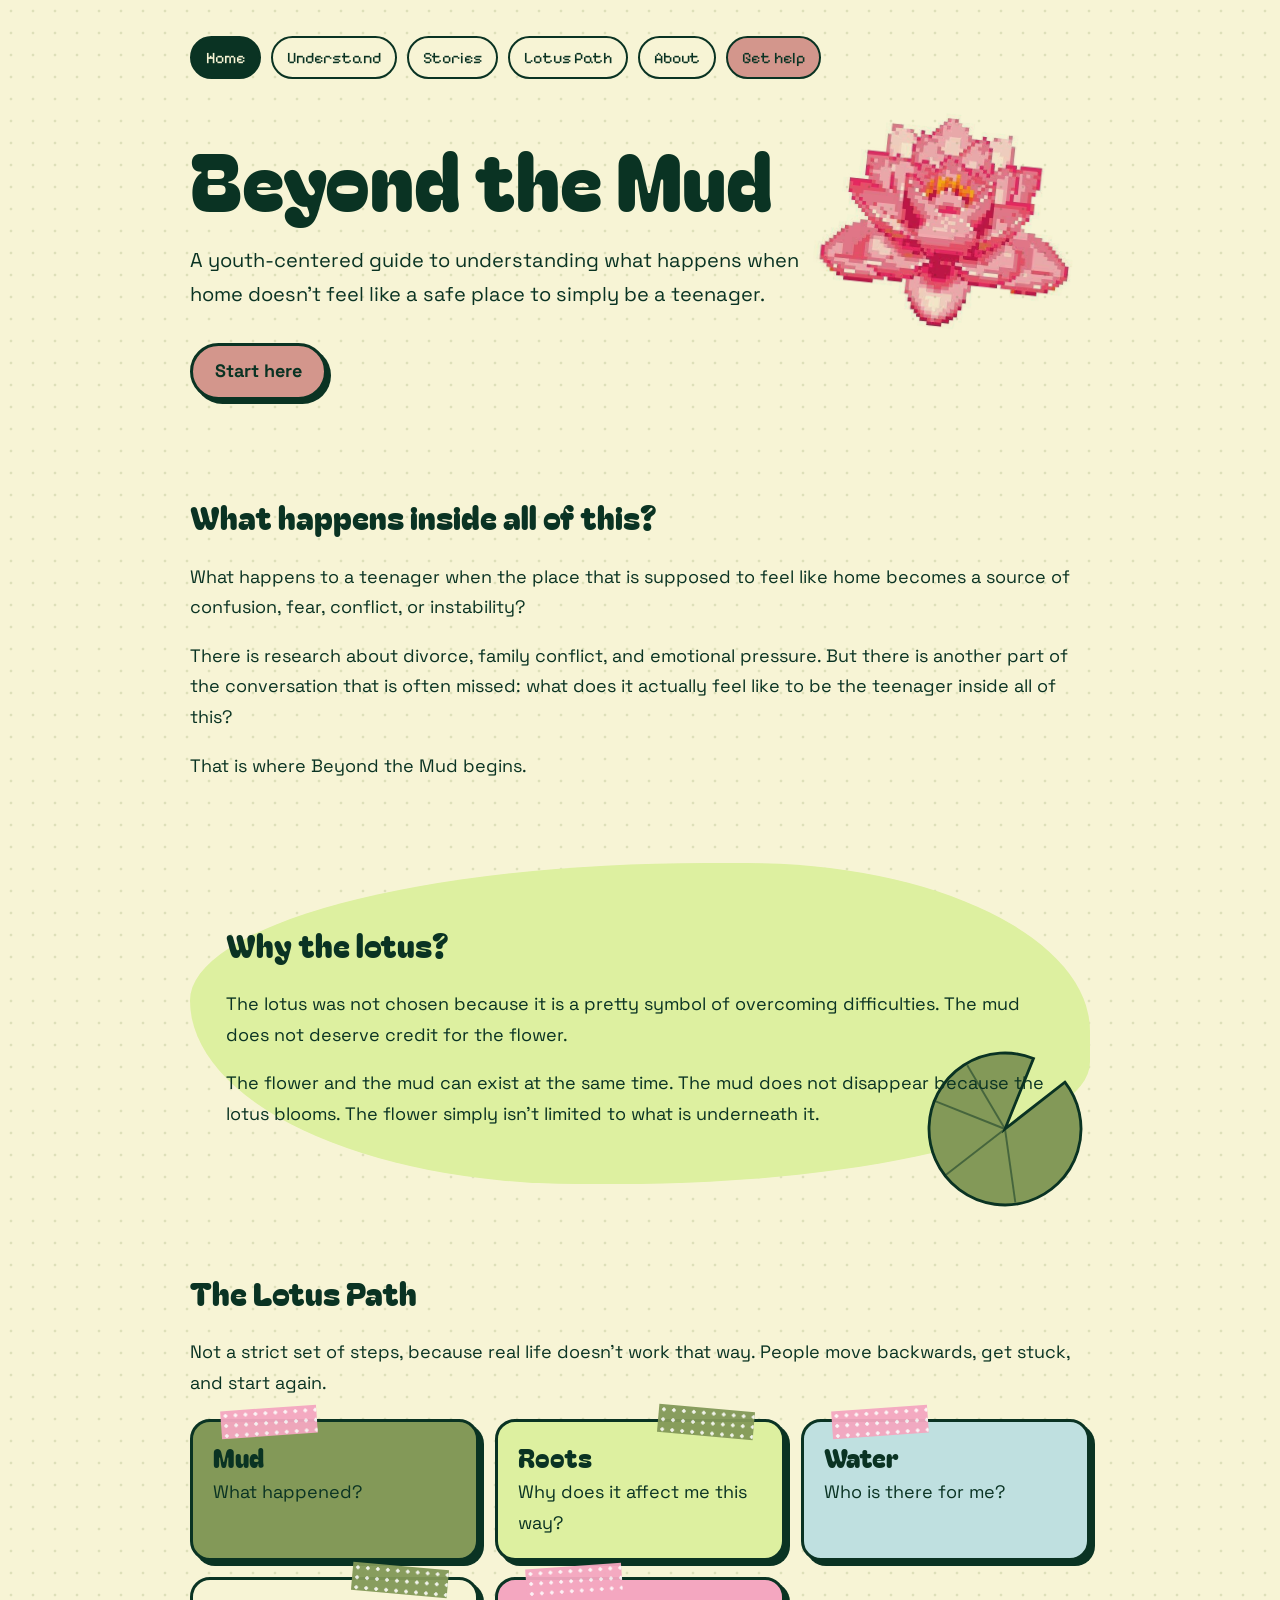
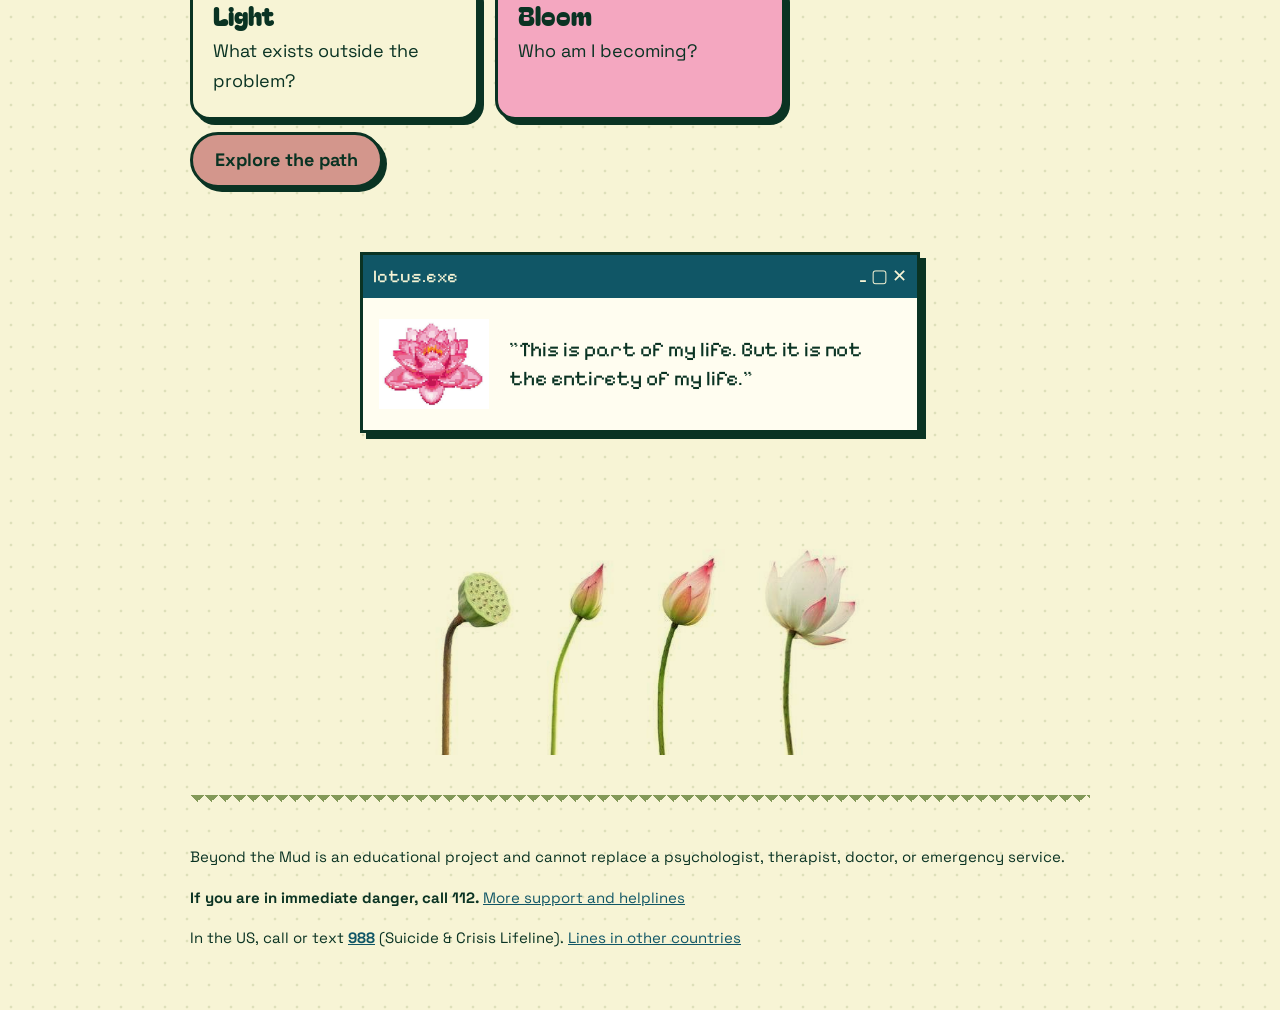
<file: index.html>
<!DOCTYPE html>
<html lang="en">
<head>
  <title>Beyond the Mud – support for teens facing family adversity</title>
<meta name=«description» content=«A gentle guide for teenagers dealing with family conflict, with stories, tools and help lines.»>
  <meta charset="UTF-8">
  <meta name="viewport" content="width=device-width, initial-scale=1">
  <title>Beyond the Mud</title>
  <meta name="description" content="A youth-centered guide to understanding what happens when home doesn't feel like a safe place to simply be a teenager.">

  <link rel="preconnect" href="https://fonts.googleapis.com">
  <link rel="preconnect" href="https://fonts.gstatic.com" crossorigin>
  <link href="https://fonts.googleapis.com/css2?family=Bagel+Fat+One&family=Pixelify+Sans:wght@400;600&family=Space+Grotesk:wght@400;500;700&display=swap" rel="stylesheet">
  <link rel="stylesheet" href="style.css">
  <link rel="icon" type="image/jpeg" href="images/folder-lotus.jpeg">
<link rel="apple-touch-icon" href="images/folder-lotus.jpeg">
   <meta name="google-site-verification" content="ini9jMP_axMeCp8MYLME_asInqXYZBMCKfZsTUij1Q8"/>
</head>
<body>
  <div class="container">

    <nav class="nav">
      <a href="index.html" class="active">Home</a>
      <a href="understand.html">Understand</a>
      <a href="stories.html">Stories</a>
      <a href="path.html">Lotus Path</a>
      <a href="about.html">About</a>
      <a href="help.html" class="help">Get help</a>
    </nav>

    <header class="hero">
       <img class="sticker sticker-hero blend" src="images/pixel-lotus-pink.jpeg" alt="" aria-hidden="true">
      <h1>Beyond the Mud</h1>
      <p class="tagline">A youth-centered guide to understanding what happens when home doesn't feel like a safe place to simply be a teenager.</p>
      <a class="button" href="understand.html">Start here</a>
    </header>

    <main>
      <section class="section">
        <h2>What happens inside all of this?</h2>
        <p>What happens to a teenager when the place that is supposed to feel like home becomes a source of confusion, fear, conflict, or instability?</p>
        <p>There is research about divorce, family conflict, and emotional pressure. But there is another part of the conversation that is often missed: what does it actually feel like to be the teenager inside all of this?</p>
        <p>That is where Beyond the Mud begins.</p>
      </section>

      <section class="section">
        <div class="blob">
          <img class="sticker sticker-blob" src="images/leaf.svg" alt="" aria-hidden="true">
          <h2>Why the lotus?</h2>
          <p>The lotus was not chosen because it is a pretty symbol of overcoming difficulties. The mud does not deserve credit for the flower.</p>
          <p>The flower and the mud can exist at the same time. The mud does not disappear because the lotus blooms. The flower simply isn't limited to what is underneath it.</p>
        </div>
      </section>

      <section class="section">
        <h2>The Lotus Path</h2>
        <p>Not a strict set of steps, because real life doesn't work that way. People move backwards, get stuck, and start again.</p>
        <div class="path-grid">
          <div class="card mud"><h3>Mud</h3><p>What happened?</p></div>
          <div class="card roots"><h3>Roots</h3><p>Why does it affect me this way?</p></div>
          <div class="card water"><h3>Water</h3><p>Who is there for me?</p></div>
          <div class="card light"><h3>Light</h3><p>What exists outside the problem?</p></div>
          <div class="card bloom"><h3>Bloom</h3><p>Who am I becoming?</p></div>
        </div>
        <a class="button" href="path.html">Explore the path</a>
      </section>
      <section class="section">
        <div class="win center">
          <div class="win-bar"><span>lotus.exe</span><span>_ ▢ ✕</span></div>
          <div class="win-body">
<img src="images/pixel-lotus-pink.jpeg" alt="">
            <p>"This is part of my life. But it is not the entirety of my life."</p>
          </div>
        </div>
      </section>
      <div class="strip">
        <img class="stages" src="images/lotus-stages.jpeg" alt="">
      </div>
    </main>

    <footer class="footer">
      <p>Beyond the Mud is an educational project and cannot replace a psychologist, therapist, doctor, or emergency service.</p>
      <p><strong>If you are in immediate danger, call 112.</strong> <a href="help.html">More support and helplines</a></p>
      <p>In the US, call or text <strong><a href="tel:988">988</a></strong> (Suicide &amp; Crisis Lifeline). <a href="help.html#crisis-lines">Lines in other countries</a></p>
    </footer>

  </div>
</body>
</html>
</file>
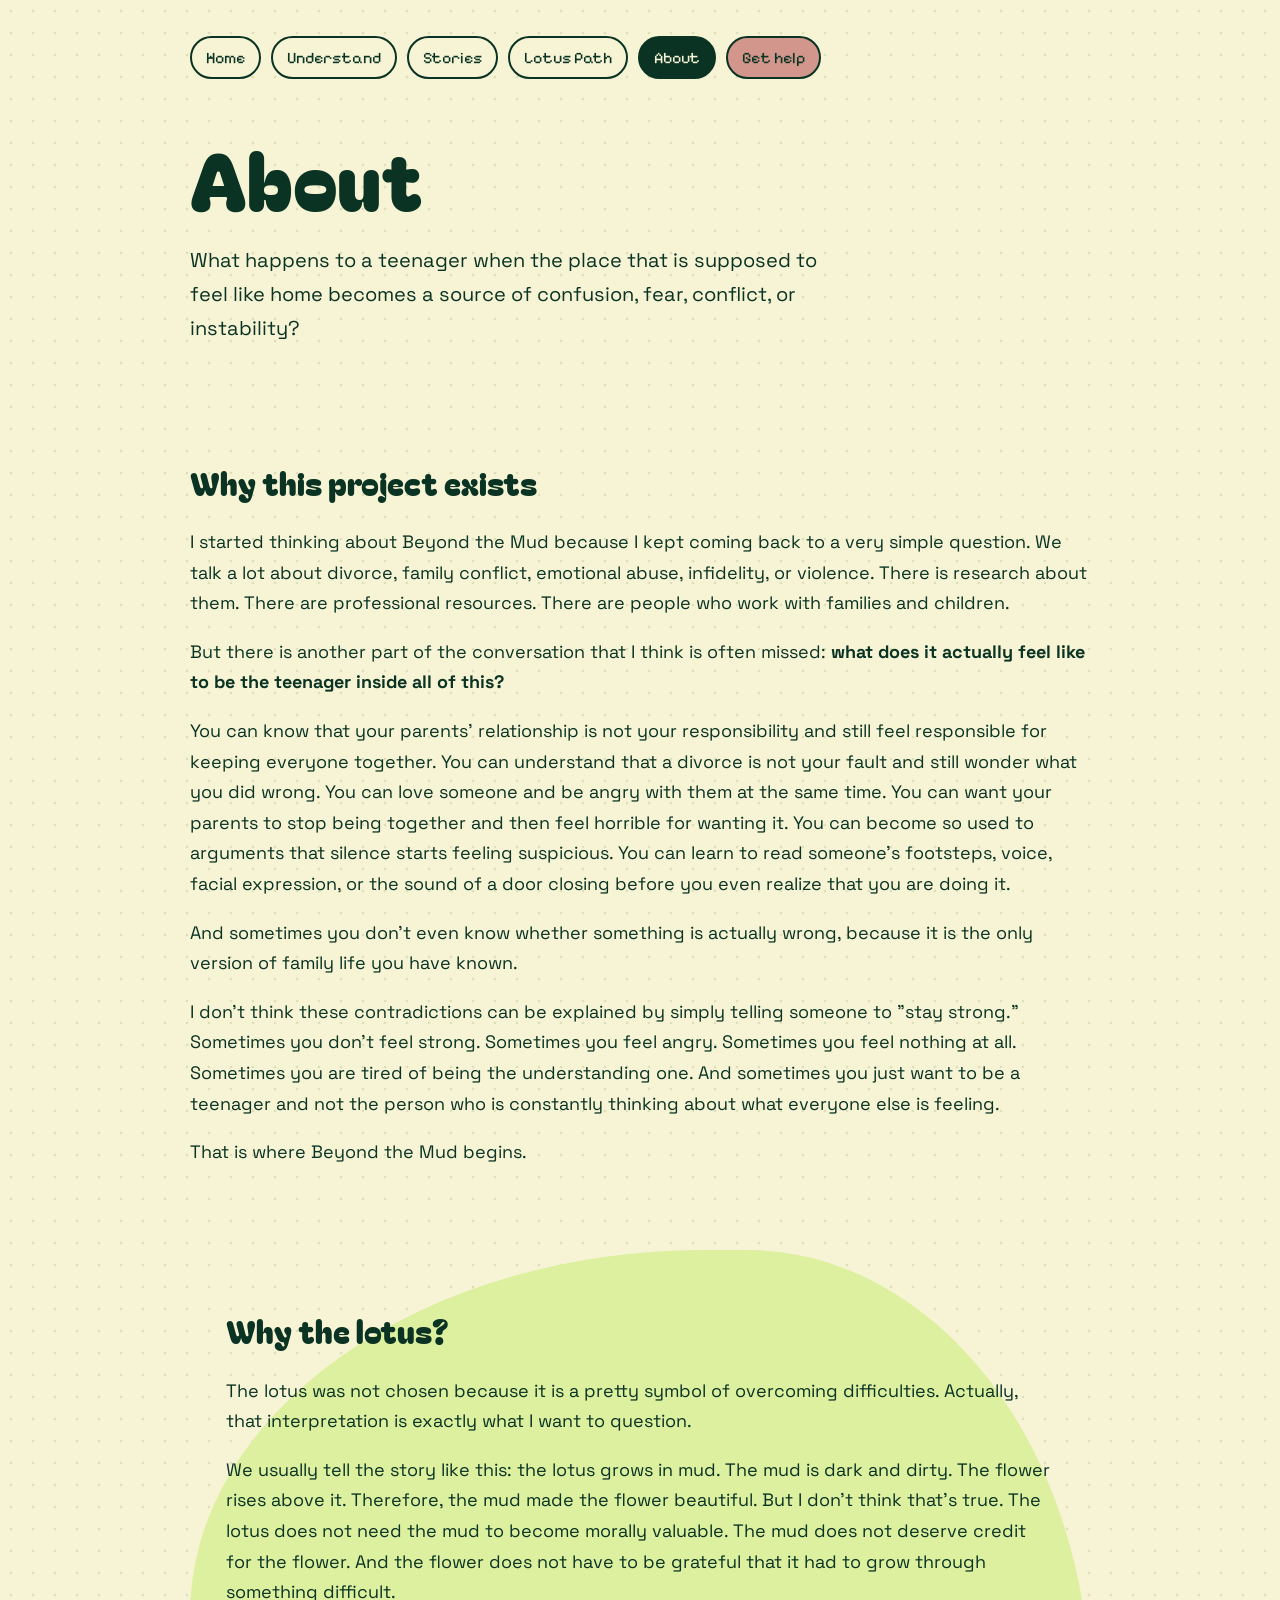
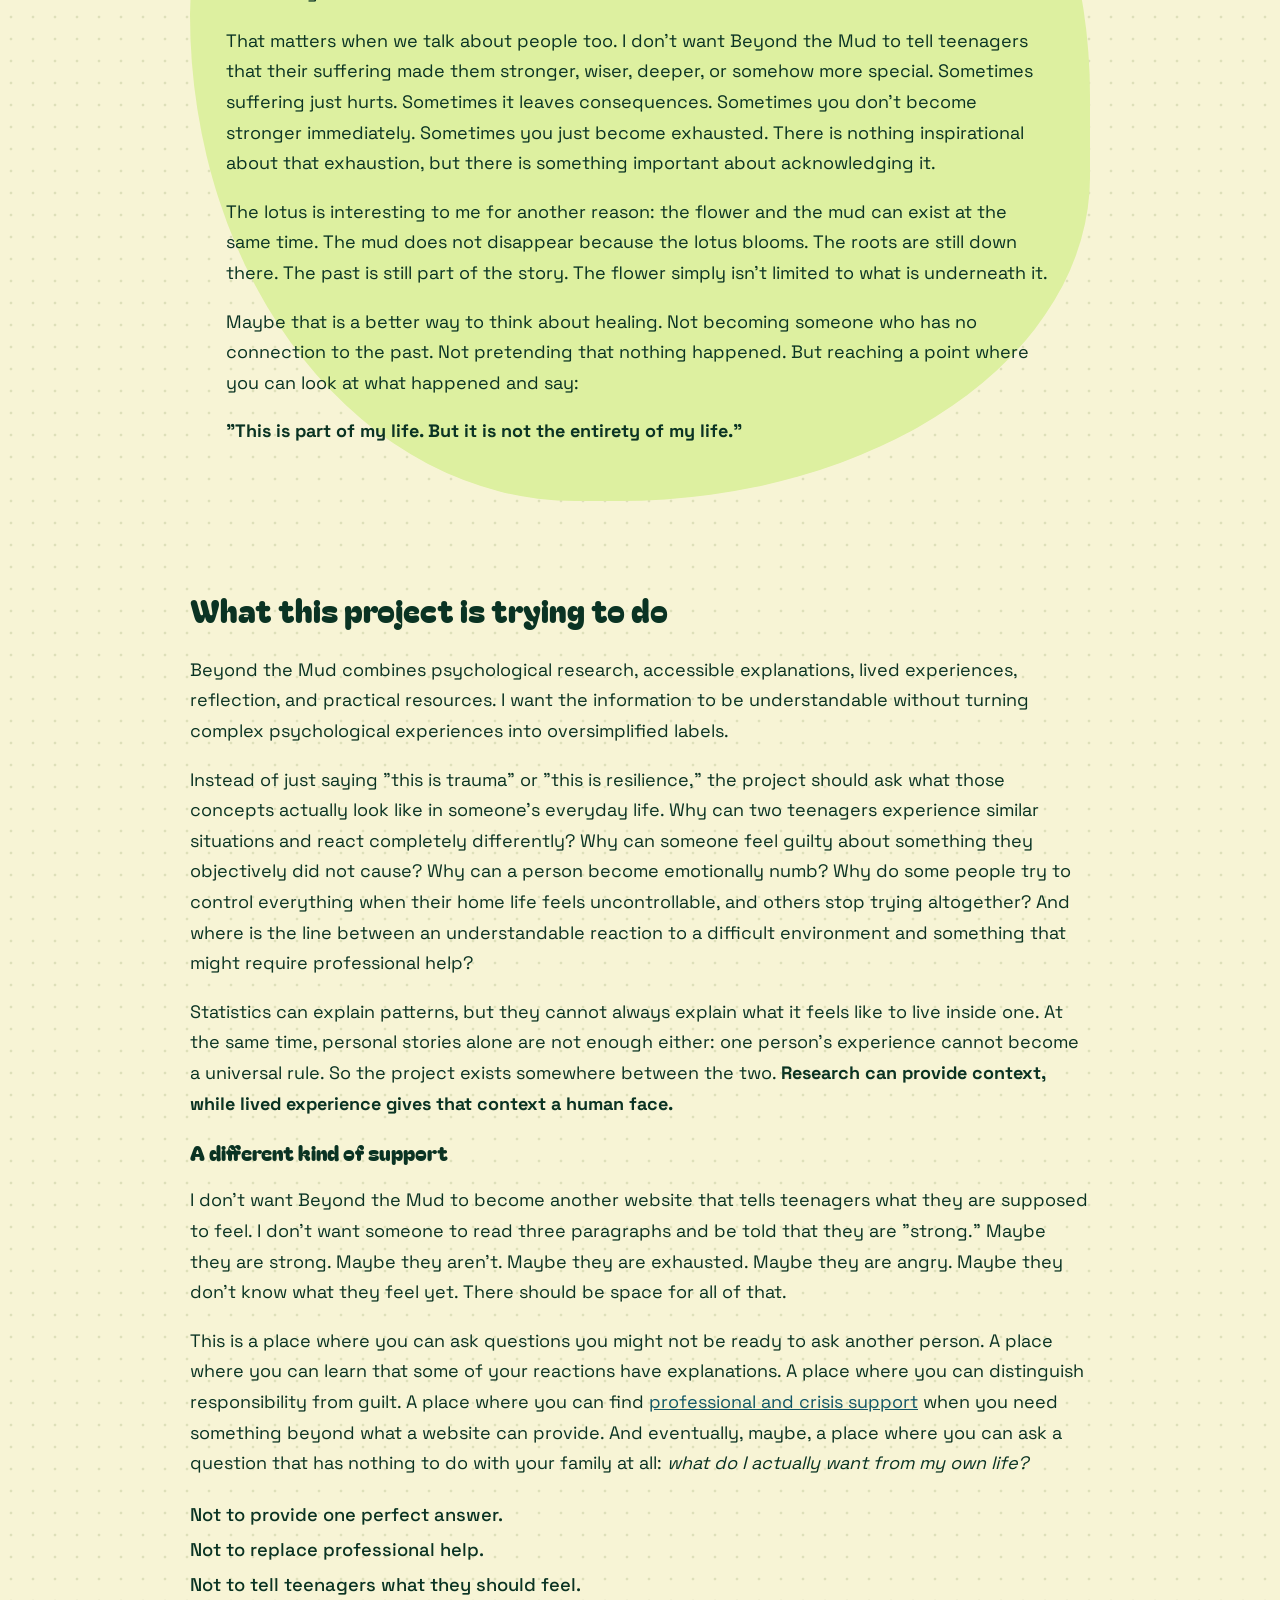
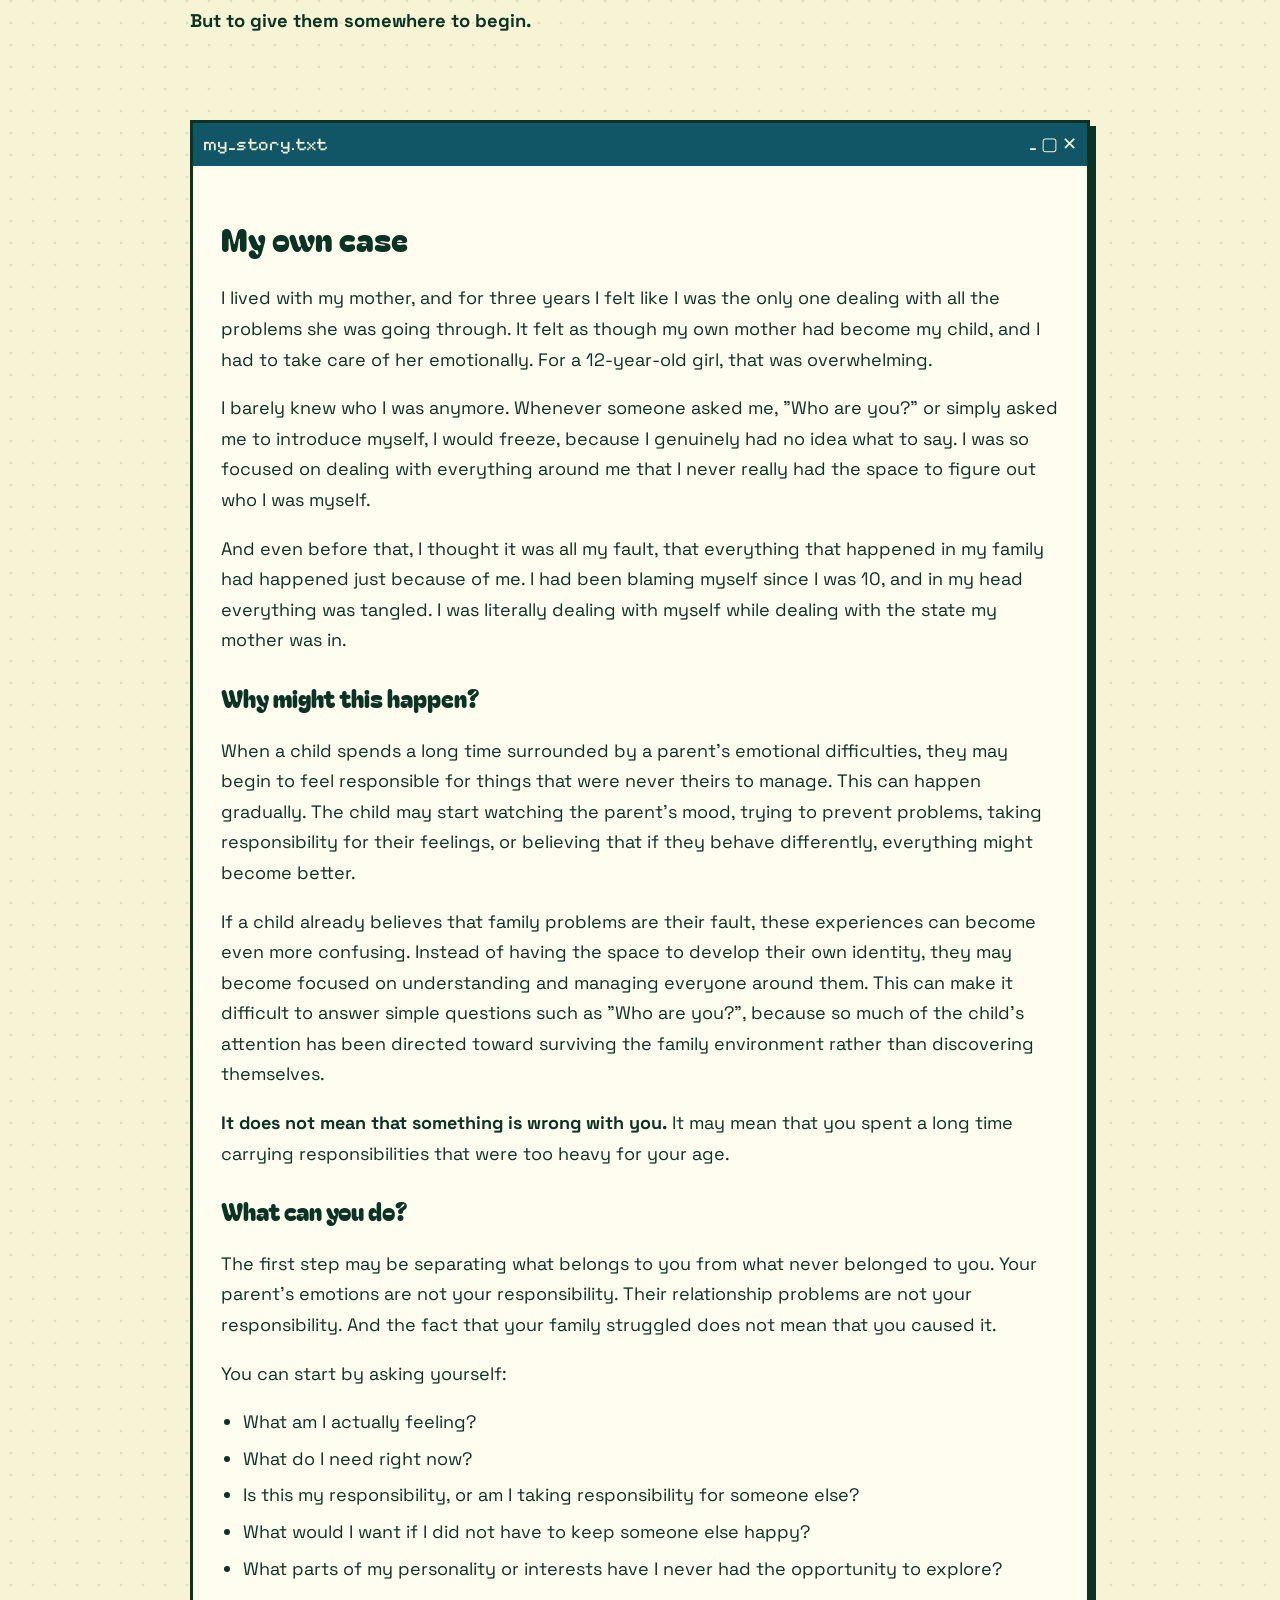
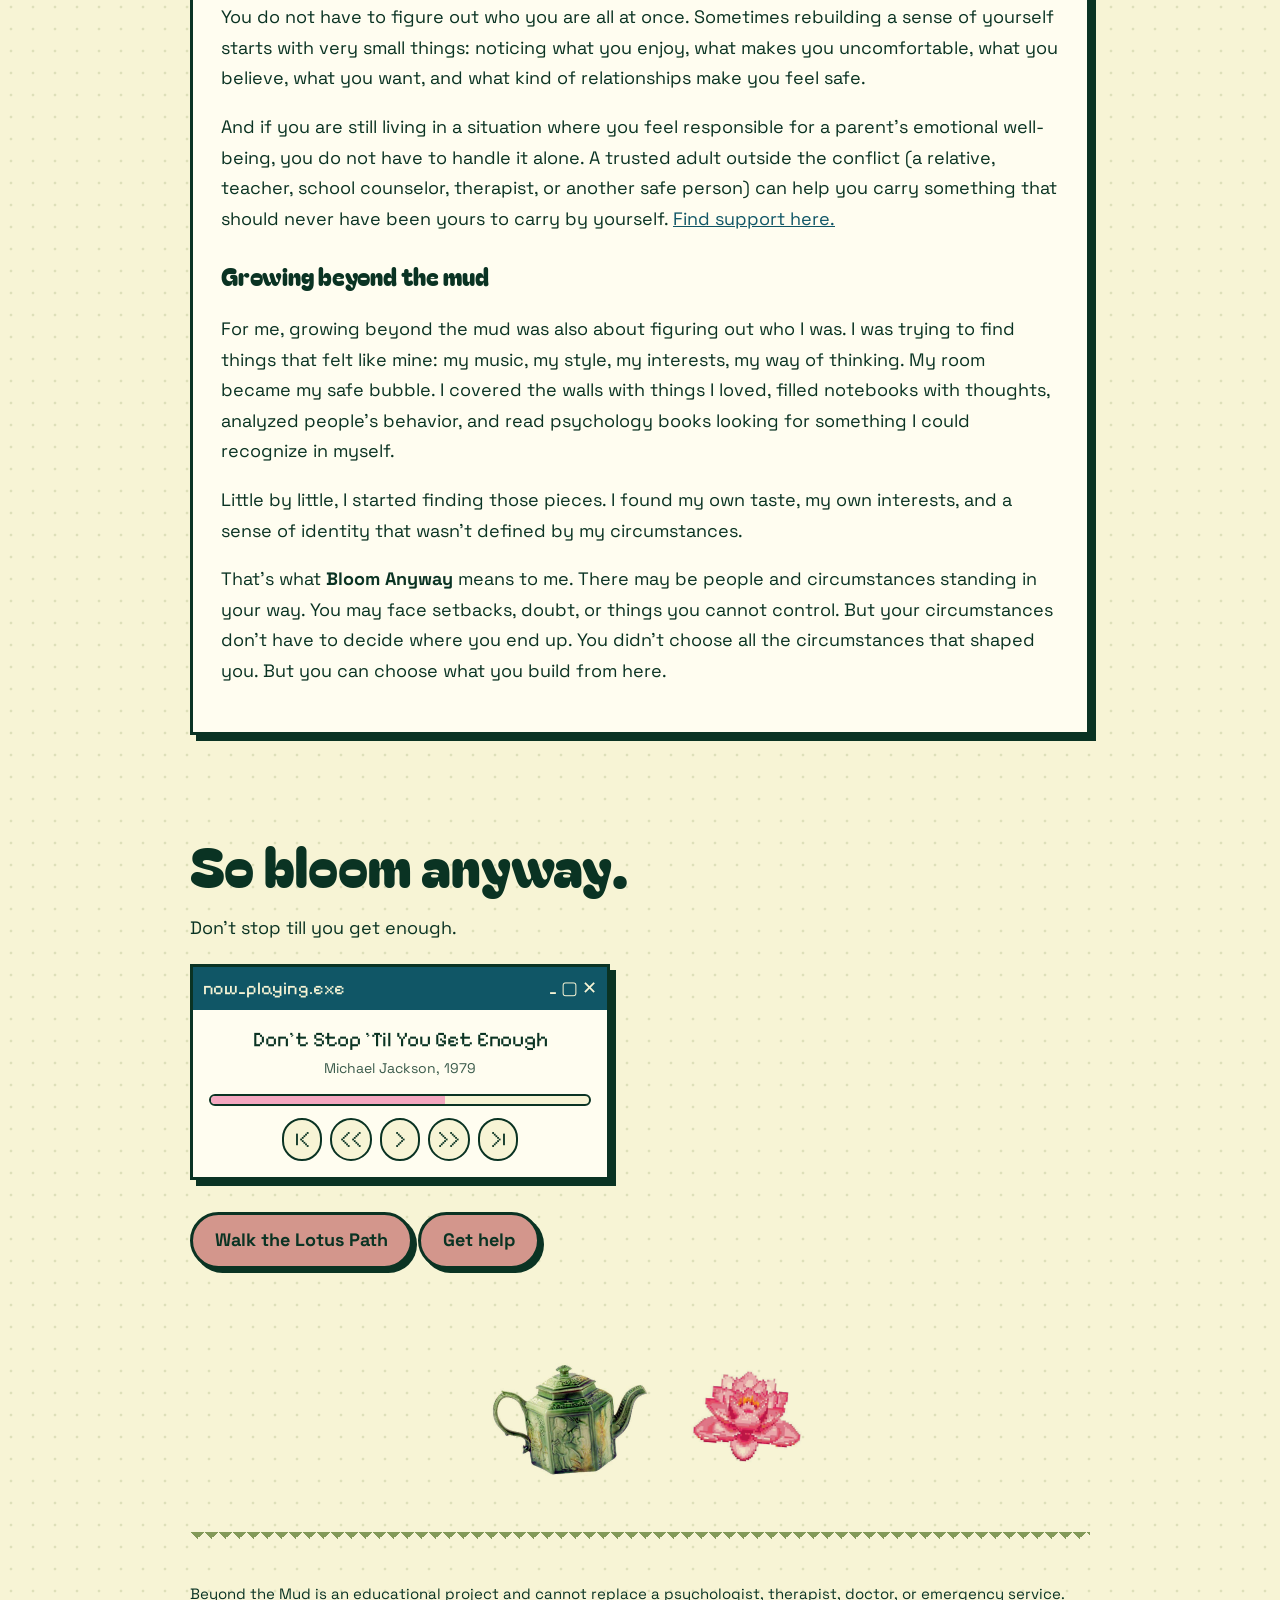
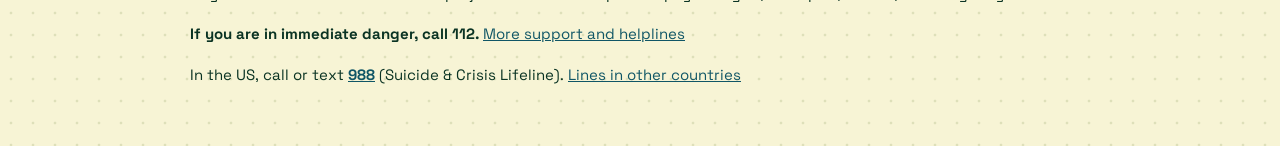
<file: about.html>
<!DOCTYPE html>
<html lang="en">
<head> 
  <title>Beyond the Mud – support for teens facing family adversity</title>
<meta name=«description» content=«A gentle guide for teenagers dealing with family conflict, with stories, tools and help lines.»>
  <meta charset="UTF-8">
  <meta name="viewport" content="width=device-width, initial-scale=1">
  <title>About | Beyond the Mud</title>
  <meta name="description" content="Why Beyond the Mud exists, why the lotus, and the author's own story.">

  <link rel="preconnect" href="https://fonts.googleapis.com">
  <link rel="preconnect" href="https://fonts.gstatic.com" crossorigin>
  <link href="https://fonts.googleapis.com/css2?family=Bagel+Fat+One&family=Pixelify+Sans:wght@400;600&family=Space+Grotesk:wght@400;500;700&display=swap" rel="stylesheet">
  <link rel="stylesheet" href="style.css">
  <link rel="icon" type="image/jpeg" href="images/folder-lotus.jpeg">
<link rel="apple-touch-icon" href="images/folder-lotus.jpeg">
</head>
<body>
  <div class="container">

    <nav class="nav">
      <a href="index.html">Home</a>
      <a href="understand.html">Understand</a>
      <a href="stories.html">Stories</a>
      <a href="path.html">Lotus Path</a>
      <a href="about.html" class="active">About</a>
      <a href="help.html" class="help">Get help</a>
    </nav>

    <header class="hero">
      <h1>About</h1>
      <p class="tagline">What happens to a teenager when the place that is supposed to feel like home becomes a source of confusion, fear, conflict, or instability?</p>
    </header>

    <main>

      <section class="section">
        <h2>Why this project exists</h2>
        <p>I started thinking about Beyond the Mud because I kept coming back to a very simple question. We talk a lot about divorce, family conflict, emotional abuse, infidelity, or violence. There is research about them. There are professional resources. There are people who work with families and children.</p>
        <p>But there is another part of the conversation that I think is often missed: <strong>what does it actually feel like to be the teenager inside all of this?</strong></p>
        <p>You can know that your parents' relationship is not your responsibility and still feel responsible for keeping everyone together. You can understand that a divorce is not your fault and still wonder what you did wrong. You can love someone and be angry with them at the same time. You can want your parents to stop being together and then feel horrible for wanting it. You can become so used to arguments that silence starts feeling suspicious. You can learn to read someone's footsteps, voice, facial expression, or the sound of a door closing before you even realize that you are doing it.</p>
        <p>And sometimes you don't even know whether something is actually wrong, because it is the only version of family life you have known.</p>
        <p>I don't think these contradictions can be explained by simply telling someone to "stay strong." Sometimes you don't feel strong. Sometimes you feel angry. Sometimes you feel nothing at all. Sometimes you are tired of being the understanding one. And sometimes you just want to be a teenager and not the person who is constantly thinking about what everyone else is feeling.</p>
        <p>That is where Beyond the Mud begins.</p>
      </section>

      <section class="section">
        <div class="blob">
          <h2>Why the lotus?</h2>
          <p>The lotus was not chosen because it is a pretty symbol of overcoming difficulties. Actually, that interpretation is exactly what I want to question.</p>
          <p>We usually tell the story like this: the lotus grows in mud. The mud is dark and dirty. The flower rises above it. Therefore, the mud made the flower beautiful. But I don't think that's true. The lotus does not need the mud to become morally valuable. The mud does not deserve credit for the flower. And the flower does not have to be grateful that it had to grow through something difficult.</p>
          <p>That matters when we talk about people too. I don't want Beyond the Mud to tell teenagers that their suffering made them stronger, wiser, deeper, or somehow more special. Sometimes suffering just hurts. Sometimes it leaves consequences. Sometimes you don't become stronger immediately. Sometimes you just become exhausted.
            There is nothing inspirational about that exhaustion, but there is something important about acknowledging it.</p>
          <p>The lotus is interesting to me for another reason: the flower and the mud can exist at the same time. The mud does not disappear because the lotus blooms. The roots are still down there. The past is still part of the story. The flower simply isn't limited to what is underneath it.</p>
          <p>Maybe that is a better way to think about healing. Not becoming someone who has no connection to the past. Not pretending that nothing happened. But reaching a point where you can look at what happened and say:</p>
          <p><strong>"This is part of my life. But it is not the entirety of my life."</strong></p>
        </div>
      </section>

      <section class="section">
        <h2>What this project is trying to do</h2>
        <p>Beyond the Mud combines psychological research, accessible explanations, lived experiences, reflection, and practical resources. I want the information to be understandable without turning complex psychological experiences into oversimplified labels.</p>
        <p>Instead of just saying "this is trauma" or "this is resilience," the project should ask what those concepts actually look like in someone's everyday life. Why can two teenagers experience similar situations and react completely differently? Why can someone feel guilty about something they objectively did not cause? Why can a person become emotionally numb? Why do some people try to control everything when their home life feels uncontrollable, and others stop trying altogether? And where is the line between an understandable reaction to a difficult environment and something that might require professional help?</p>
        <p>Statistics can explain patterns, but they cannot always explain what it feels like to live inside one. At the same time, personal stories alone are not enough either: one person's experience cannot become a universal rule. So the project exists somewhere between the two. <strong>Research can provide context, while lived experience gives that context a human face.</strong></p>

        <h3>A different kind of support</h3>
        <p>I don't want Beyond the Mud to become another website that tells teenagers what they are supposed to feel. I don't want someone to read three paragraphs and be told that they are "strong." Maybe they are strong. Maybe they aren't. Maybe they are exhausted. Maybe they are angry. Maybe they don't know what they feel yet. There should be space for all of that.</p>
        <p>This is a place where you can ask questions you might not be ready to ask another person. A place where you can learn that some of your reactions have explanations. A place where you can distinguish responsibility from guilt. A place where you can find <a href="help.html">professional and crisis support</a> when you need something beyond what a website can provide. And eventually, maybe, a place where you can ask a question that has nothing to do with your family at all: <em>what do I actually want from my own life?</em></p>

        <ul class="not-list">
          <li>Not to provide one perfect answer.</li>
          <li>Not to replace professional help.</li>
          <li>Not to tell teenagers what they should feel.</li>
          <li><strong>But to give them somewhere to begin.</strong></li>
        </ul>
      </section>

      <div class="win wide">
        <div class="win-bar"><span>my_story.txt</span><span>_ ▢ ✕</span></div>
        <div class="win-body">
          <h2>My own case</h2>
          <p>I lived with my mother, and for three years I felt like I was the only one dealing with all the problems she was going through. It felt as though my own mother had become my child, and I had to take care of her emotionally. For a 12-year-old girl, that was overwhelming.</p>
          <p>I barely knew who I was anymore. Whenever someone asked me, "Who are you?" or simply asked me to introduce myself, I would freeze, because I genuinely had no idea what to say.
            I was so focused on dealing with everything around me that I never really had the space to figure out who I was myself.</p>
          <p>And even before that, I thought it was all my fault, that everything that happened in my family had happened just because of me. I had been blaming myself since I was 10, and in my head everything was tangled. I was literally dealing with myself while dealing with the state my mother was in.</p>

          <h3>Why might this happen?</h3>
          <p>When a child spends a long time surrounded by a parent's emotional difficulties, they may begin to feel responsible for things that were never theirs to manage. This can happen gradually. The child may start watching the parent's mood, trying to prevent problems, taking responsibility for their feelings, or believing that if they behave differently, everything might become better.</p>
          <p>If a child already believes that family problems are their fault, these experiences can become even more confusing. Instead of having the space to develop their own identity, they may become focused on understanding and managing everyone around them. This can make it difficult to answer simple questions such as "Who are you?", because so much of the child's attention has been directed toward surviving the family environment rather than discovering themselves.</p>
          <p><strong>It does not mean that something is wrong with you.</strong> It may mean that you spent a long time carrying responsibilities that were too heavy for your age.</p>

          <h3>What can you do?</h3>
          <p>The first step may be separating what belongs to you from what never belonged to you. Your parent's emotions are not your responsibility. Their relationship problems are not your responsibility. And the fact that your family struggled does not mean that you caused it.</p>
          <p>You can start by asking yourself:</p>
          <ul>
            <li>What am I actually feeling?</li>
            <li>What do I need right now?</li>
            <li>Is this my responsibility, or am I taking responsibility for someone else?</li>
            <li>What would I want if I did not have to keep someone else happy?</li>
            <li>What parts of my personality or interests have I never had the opportunity to explore?</li>
          </ul>
          <p>You do not have to figure out who you are all at once. Sometimes rebuilding a sense of yourself starts with very small things: noticing what you enjoy, what makes you uncomfortable, what you believe, what you want, and what kind of relationships make you feel safe.</p>
          <p>And if you are still living in a situation where you feel responsible for a parent's emotional well-being, you do not have to handle it alone. A trusted adult outside the conflict (a relative, teacher, school counselor, therapist, or another safe person) can help you carry something that should never have been yours to carry by yourself. <a href="help.html">Find support here.</a></p>

          <h3>Growing beyond the mud</h3>
          <p>For me, growing beyond the mud was also about figuring out who I was. I was trying to find things that felt like mine: my music, my style, my interests, my way of thinking. My room became my safe bubble. I covered the walls with things I loved, filled notebooks with thoughts, analyzed people's behavior, and read psychology books looking for something I could recognize in myself.</p>
          <p>Little by little, I started finding those pieces. I found my own taste, my own interests, and a sense of identity that wasn't defined by my circumstances.</p>
          <p>That's what <strong>Bloom Anyway</strong> means to me. There may be people and circumstances standing in your way. You may face setbacks, doubt, or things you cannot control. But your circumstances don't have to decide where you end up. You didn't choose all the circumstances that shaped you. But you can choose what you build from here.</p>
        </div>
      </div>

      <section class="section">
        <p class="bloom-line">So bloom anyway.
          </p>
        <p>Don't stop till you get enough.</p>

<div class="win player">
  <div class="win-bar"><span>now_playing.exe</span><span>_ ▢ ✕</span></div>
  <div class="win-body">
    <p class="track">Don't Stop 'Til You Get Enough</p>
    <p class="artist">Michael Jackson, 1979</p>
    <div class="progress"><span></span></div>
    <div class="controls"><span>|&lt;</span><span>&lt;&lt;</span><span>&gt;</span><span>&gt;&gt;</span><span>&gt;|</span></div>
  </div>
</div>
        <a class="button" href="path.html">Walk the Lotus Path</a>
        <a class="button" href="help.html">Get help</a>
      </section>
<div class="strip">
        <img class="teapot" src="images/teapot.jpeg" alt="">
        <img src="images/pixel-lotus-pink.jpeg" alt="">
      </div>
    </main>

    <footer class="footer">
      <p>Beyond the Mud is an educational project and cannot replace a psychologist, therapist, doctor, or emergency service.</p>
      <p><strong>If you are in immediate danger, call 112.</strong> <a href="help.html">More support and helplines</a></p>
      <p>In the US, call or text <strong><a href="tel:988">988</a></strong> (Suicide &amp; Crisis Lifeline). <a href="help.html#crisis-lines">Lines in other countries</a></p>
    </footer>

  </div>
</body>
</html>
</file>
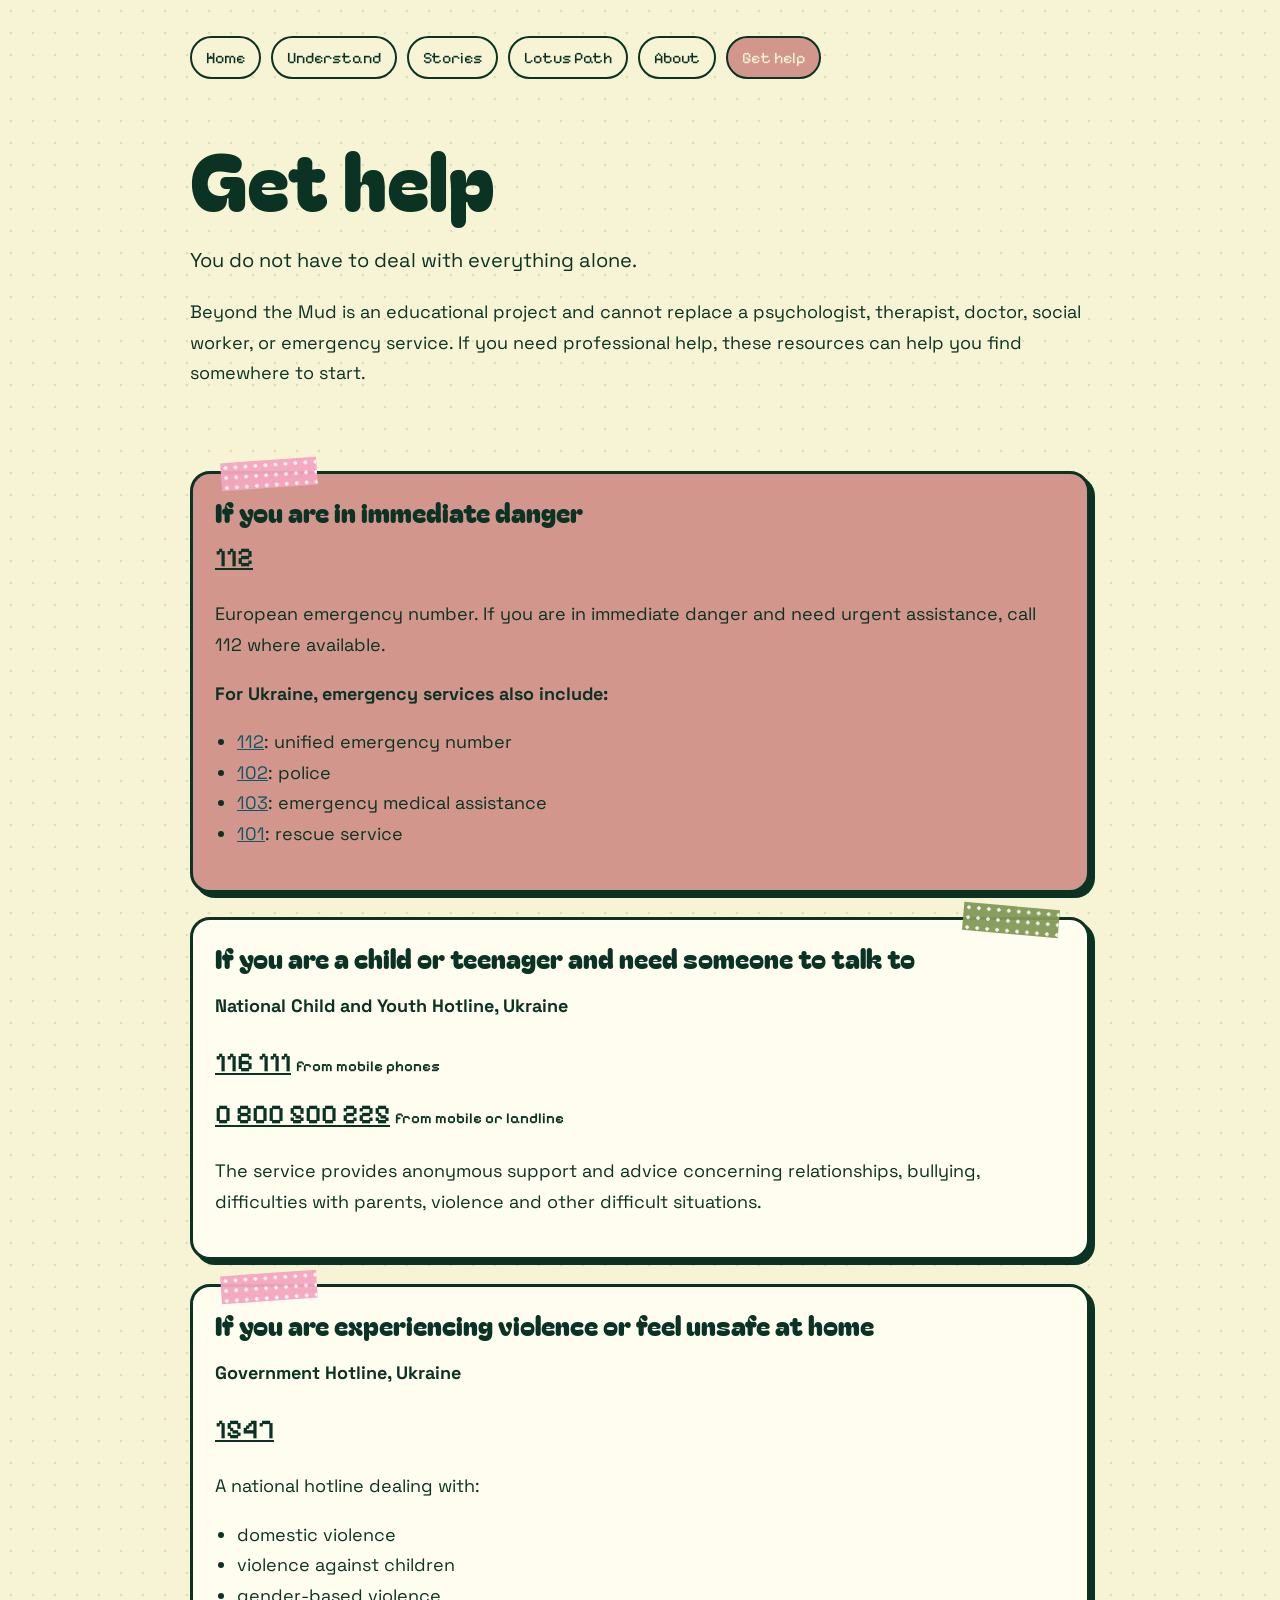
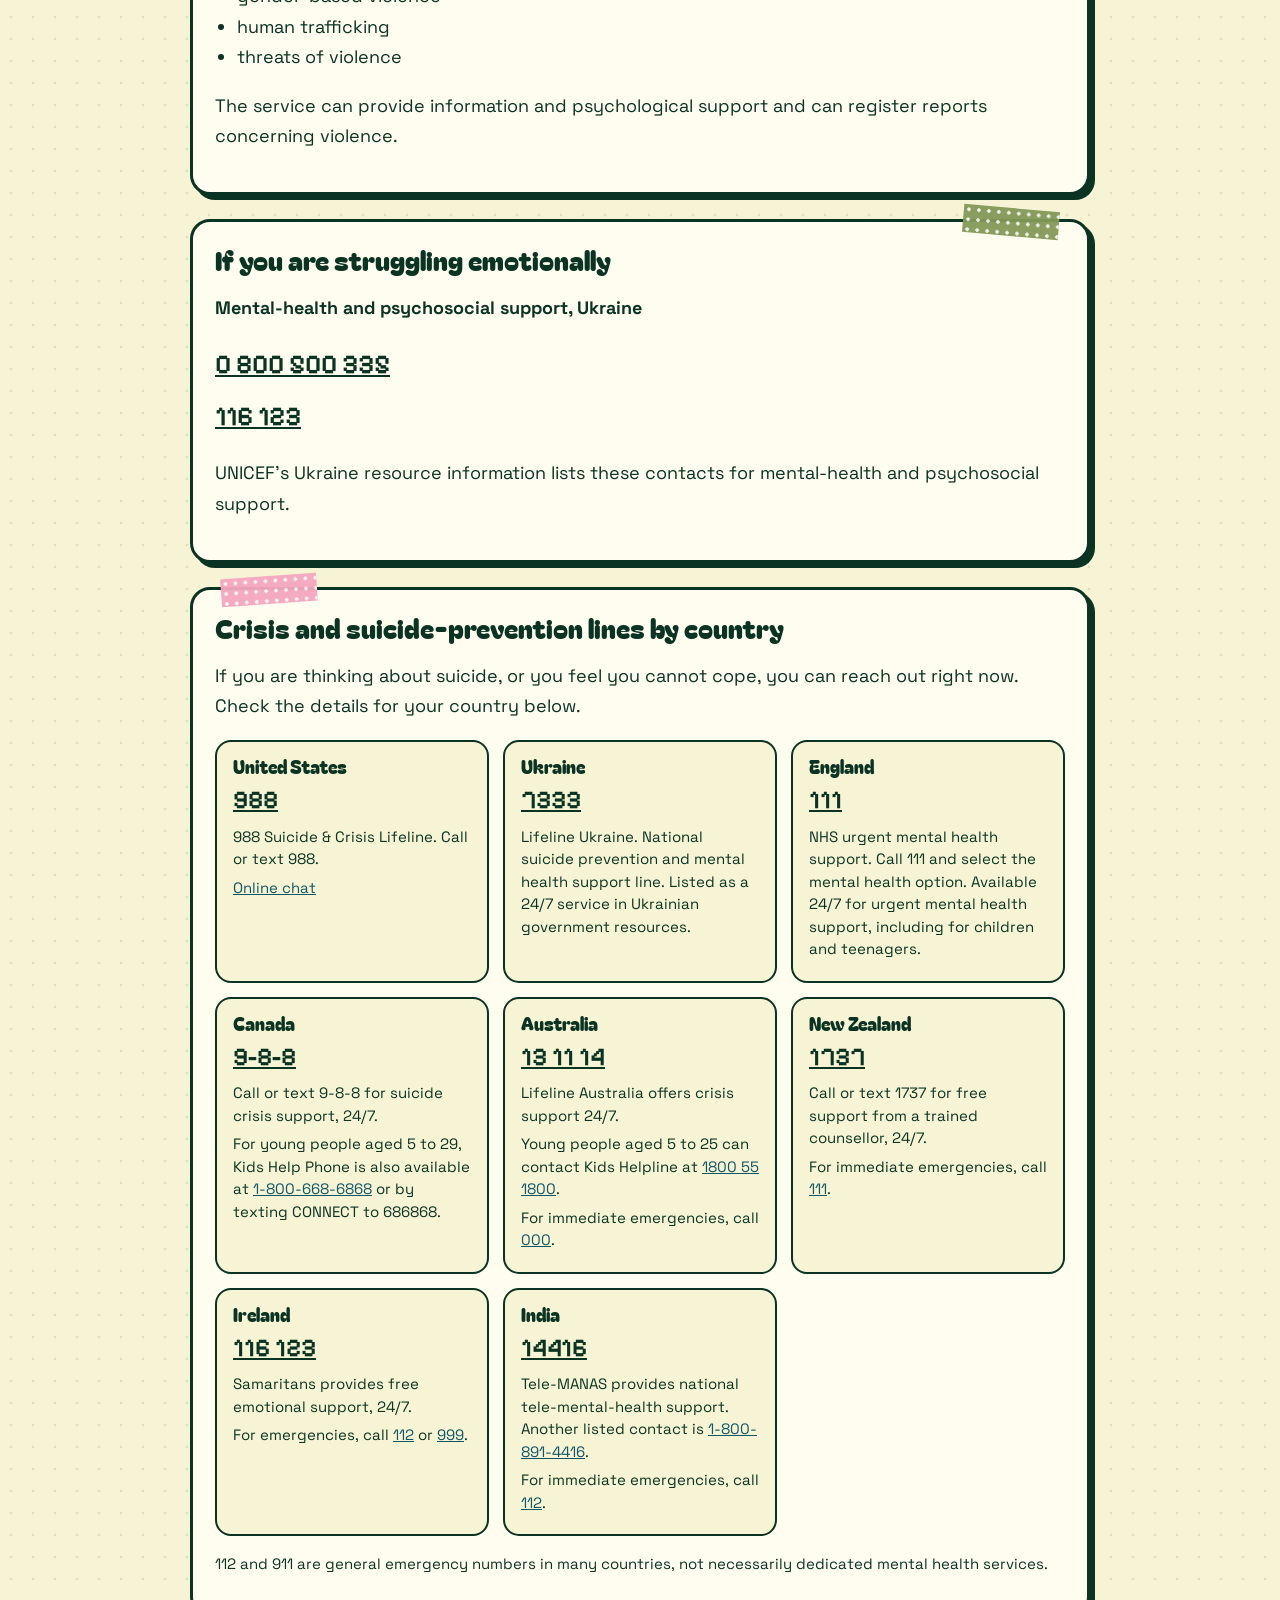
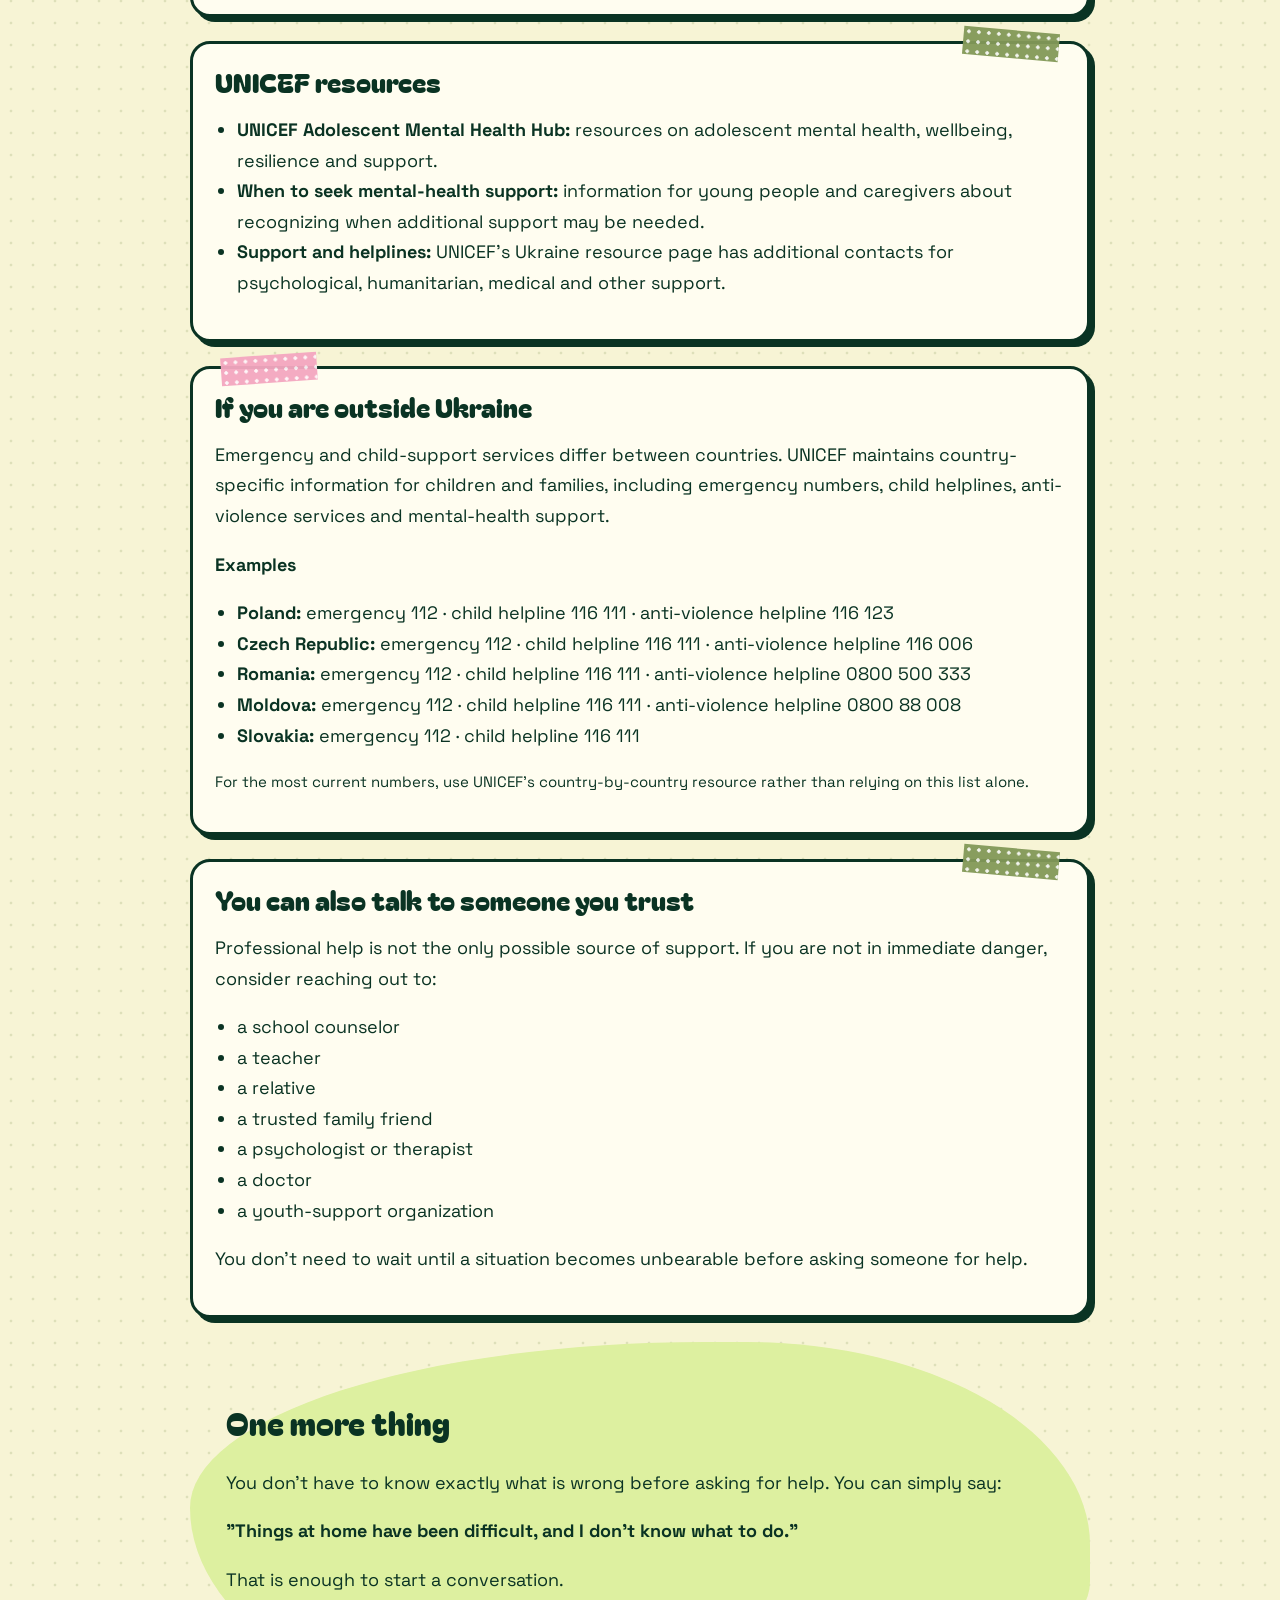
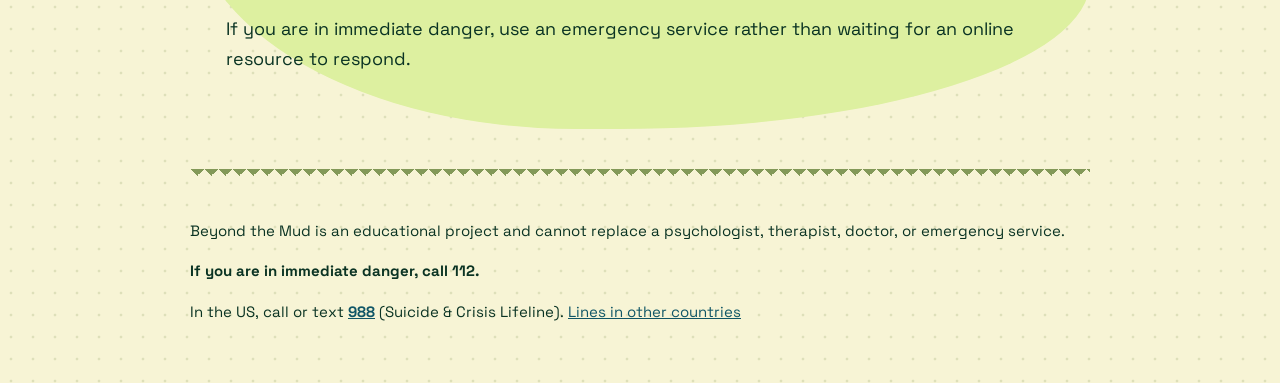
<file: help.html>
<!DOCTYPE html>
<html lang="en">
<head>
  <title>Beyond the Mud – support for teens facing family adversity</title>
<meta name=«description» content=«A gentle guide for teenagers dealing with family conflict, with stories, tools and help lines.»>
  <meta charset="UTF-8">
  <meta name="viewport" content="width=device-width, initial-scale=1">
  <title>Get help | Beyond the Mud</title>
  <meta name="description" content="Helplines and support for teenagers who need someone to talk to.">

  <link rel="preconnect" href="https://fonts.googleapis.com">
  <link rel="preconnect" href="https://fonts.gstatic.com" crossorigin>
  <link href="https://fonts.googleapis.com/css2?family=Bagel+Fat+One&family=Pixelify+Sans:wght@400;600&family=Space+Grotesk:wght@400;500;700&display=swap" rel="stylesheet">
  <link rel="stylesheet" href="style.css">
  <link rel="icon" type="image/jpeg" href="images/folder-lotus.jpeg">
<link rel="apple-touch-icon" href="images/folder-lotus.jpeg">
</head>
<body>
  <div class="container">

    <nav class="nav">
      <a href="index.html">Home</a>
      <a href="understand.html">Understand</a>
      <a href="stories.html">Stories</a>
      <a href="path.html">Lotus Path</a>
      <a href="about.html">About</a>
      <a href="help.html" class="help active">Get help</a>
    </nav>

    <header class="hero">
      <h1>Get help</h1>
      <p class="tagline">You do not have to deal with everything alone.</p>
      <p>Beyond the Mud is an educational project and cannot replace a psychologist, therapist, doctor, social worker, or emergency service. If you need professional help, these resources can help you find somewhere to start.</p>
    </header>

    <main>

      <section class="help-block urgent">
        <h2>If you are in immediate danger</h2>
        <p class="hotline"><a href="tel:112">112</a></p>
        <p>European emergency number. If you are in immediate danger and need urgent assistance, call 112 where available.</p>
        <p><strong>For Ukraine, emergency services also include:</strong></p>
        <ul>
          <li><a href="tel:112">112</a>: unified emergency number</li>
          <li><a href="tel:102">102</a>: police</li>
          <li><a href="tel:103">103</a>: emergency medical assistance</li>
          <li><a href="tel:101">101</a>: rescue service</li>
        </ul>
      </section>

      <section class="help-block">
        <h2>If you are a child or teenager and need someone to talk to</h2>
        <p><strong>National Child and Youth Hotline, Ukraine</strong></p>
        <p class="hotline"><a href="tel:116111">116 111</a> <span class="small">from mobile phones</span></p>
        <p class="hotline"><a href="tel:0800500225">0 800 500 225</a> <span class="small">from mobile or landline</span></p>
        <p>The service provides anonymous support and advice concerning relationships, bullying, difficulties with parents, violence and other difficult situations.</p>
      </section>

      <section class="help-block">
        <h2>If you are experiencing violence or feel unsafe at home</h2>
        <p><strong>Government Hotline, Ukraine</strong></p>
        <p class="hotline"><a href="tel:1547">1547</a></p>
        <p>A national hotline dealing with:</p>
        <ul>
          <li>domestic violence</li>
          <li>violence against children</li>
          <li>gender-based violence</li>
          <li>human trafficking</li>
          <li>threats of violence</li>
        </ul>
        <p>The service can provide information and psychological support and can register reports concerning violence.</p>
      </section>

      <section class="help-block">
        <h2>If you are struggling emotionally</h2>
        <p><strong>Mental-health and psychosocial support, Ukraine</strong></p>
        <p class="hotline"><a href="tel:0800500335">0 800 500 335</a></p>
        <p class="hotline"><a href="tel:116123">116 123</a></p>
        <p>UNICEF's Ukraine resource information lists these contacts for mental-health and psychosocial support.</p>
      </section>
      <section class="help-block" id="crisis-lines">
        <h2>Crisis and suicide-prevention lines by country</h2>
        <p>If you are thinking about suicide, or you feel you cannot cope, you can reach out right now. Check the details for your country below.</p>

        <div class="country-grid">

          <div class="country">
            <h3>United States</h3>
            <p class="hotline"><a href="tel:988">988</a></p>
            <p>988 Suicide &amp; Crisis Lifeline. Call or text 988.</p>
            <p><a href="https://988lifeline.org/chat/">Online chat</a></p>
          </div>

          <div class="country">
            <h3>Ukraine</h3>
            <p class="hotline"><a href="tel:7333">7333</a></p>
            <p>Lifeline Ukraine. National suicide prevention and mental health support line. Listed as a 24/7 service in Ukrainian government resources.</p>
          </div>

          <div class="country">
            <h3>England</h3>
            <p class="hotline"><a href="tel:111">111</a></p>
            <p>NHS urgent mental health support. Call 111 and select the mental health option. Available 24/7 for urgent mental health support, including for children and teenagers.</p>
          </div>

          <div class="country">
            <h3>Canada</h3>
            <p class="hotline"><a href="tel:988">9-8-8</a></p>
            <p>Call or text 9-8-8 for suicide crisis support, 24/7.</p>
            <p>For young people aged 5 to 29, Kids Help Phone is also available at <a href="tel:18006686868">1-800-668-6868</a> or by texting CONNECT to 686868.</p>
          </div>

          <div class="country">
            <h3>Australia</h3>
            <p class="hotline"><a href="tel:131114">13 11 14</a></p>
            <p>Lifeline Australia offers crisis support 24/7.</p>
            <p>Young people aged 5 to 25 can contact Kids Helpline at <a href="tel:1800551800">1800 55 1800</a>.</p>
            <p>For immediate emergencies, call <a href="tel:000">000</a>.</p>
          </div>

          <div class="country">
            <h3>New Zealand</h3>
            <p class="hotline"><a href="tel:1737">1737</a></p>
            <p>Call or text 1737 for free support from a trained counsellor, 24/7.</p>
            <p>For immediate emergencies, call <a href="tel:111">111</a>.</p>
          </div>

          <div class="country">
            <h3>Ireland</h3>
            <p class="hotline"><a href="tel:116123">116 123</a></p>
            <p>Samaritans provides free emotional support, 24/7.</p>
            <p>For emergencies, call <a href="tel:112">112</a> or <a href="tel:999">999</a>.</p>
          </div>

          <div class="country">
            <h3>India</h3>
            <p class="hotline"><a href="tel:14416">14416</a></p>
            <p>Tele-MANAS provides national tele-mental-health support. Another listed contact is <a href="tel:18008914416">1-800-891-4416</a>.</p>
            <p>For immediate emergencies, call <a href="tel:112">112</a>.</p>
          </div>

        </div>

        <p class="small">112 and 911 are general emergency numbers in many countries, not necessarily dedicated mental health services.</p>
      </section>

      <section class="help-block">
        <h2>UNICEF resources</h2>
        <ul>
          <li><strong>UNICEF Adolescent Mental Health Hub:</strong> resources on adolescent mental health, wellbeing, resilience and support.</li>
          <li><strong>When to seek mental-health support:</strong> information for young people and caregivers about recognizing when additional support may be needed.
            </li>
          <li><strong>Support and helplines:</strong> UNICEF's Ukraine resource page has additional contacts for psychological, humanitarian, medical and other support.</li>
        </ul>
      </section>

      <section class="help-block">
        <h2>If you are outside Ukraine</h2>
        <p>Emergency and child-support services differ between countries. UNICEF maintains country-specific information for children and families, including emergency numbers, child helplines, anti-violence services and mental-health support.</p>
        <p><strong>Examples</strong></p>
        <ul>
          <li><strong>Poland:</strong> emergency 112 · child helpline 116 111 · anti-violence helpline 116 123</li>
          <li><strong>Czech Republic:</strong> emergency 112 · child helpline 116 111 · anti-violence helpline 116 006</li>
          <li><strong>Romania:</strong> emergency 112 · child helpline 116 111 · anti-violence helpline 0800 500 333</li>
          <li><strong>Moldova:</strong> emergency 112 · child helpline 116 111 · anti-violence helpline 0800 88 008</li>
          <li><strong>Slovakia:</strong> emergency 112 · child helpline 116 111</li>
        </ul>
        <p class="small">For the most current numbers, use UNICEF's country-by-country resource rather than relying on this list alone.</p>
      </section>

      <section class="help-block">
        <h2>You can also talk to someone you trust</h2>
        <p>Professional help is not the only possible source of support. If you are not in immediate danger, consider reaching out to:</p>
        <ul>
          <li>a school counselor</li>
          <li>a teacher</li>
          <li>a relative</li>
          <li>a trusted family friend</li>
          <li>a psychologist or therapist</li>
          <li>a doctor</li>
          <li>a youth-support organization</li>
        </ul>
        <p>You don't need to wait until a situation becomes unbearable before asking someone for help.</p>
      </section>

      <section class="blob">
        <h2>One more thing</h2>
        <p>You don't have to know exactly what is wrong before asking for help. You can simply say:</p>
        <p><strong>"Things at home have been difficult, and I don't know what to do."</strong></p>
        <p>That is enough to start a conversation.</p>
        <p>If you are in immediate danger, use an emergency service rather than waiting for an online resource to respond.</p>
      </section>

    </main>

    <footer class="footer">
      <p>Beyond the Mud is an educational project and cannot replace a psychologist, therapist, doctor, or emergency service.</p>
      <p><strong>If you are in immediate danger, call 112.</strong></p>
      <p>In the US, call or text <strong><a href="tel:988">988</a></strong> (Suicide &amp; Crisis Lifeline). <a href="help.html#crisis-lines">Lines in other countries</a></p>
    </footer>

  </div>
</body>
</html>
</file>
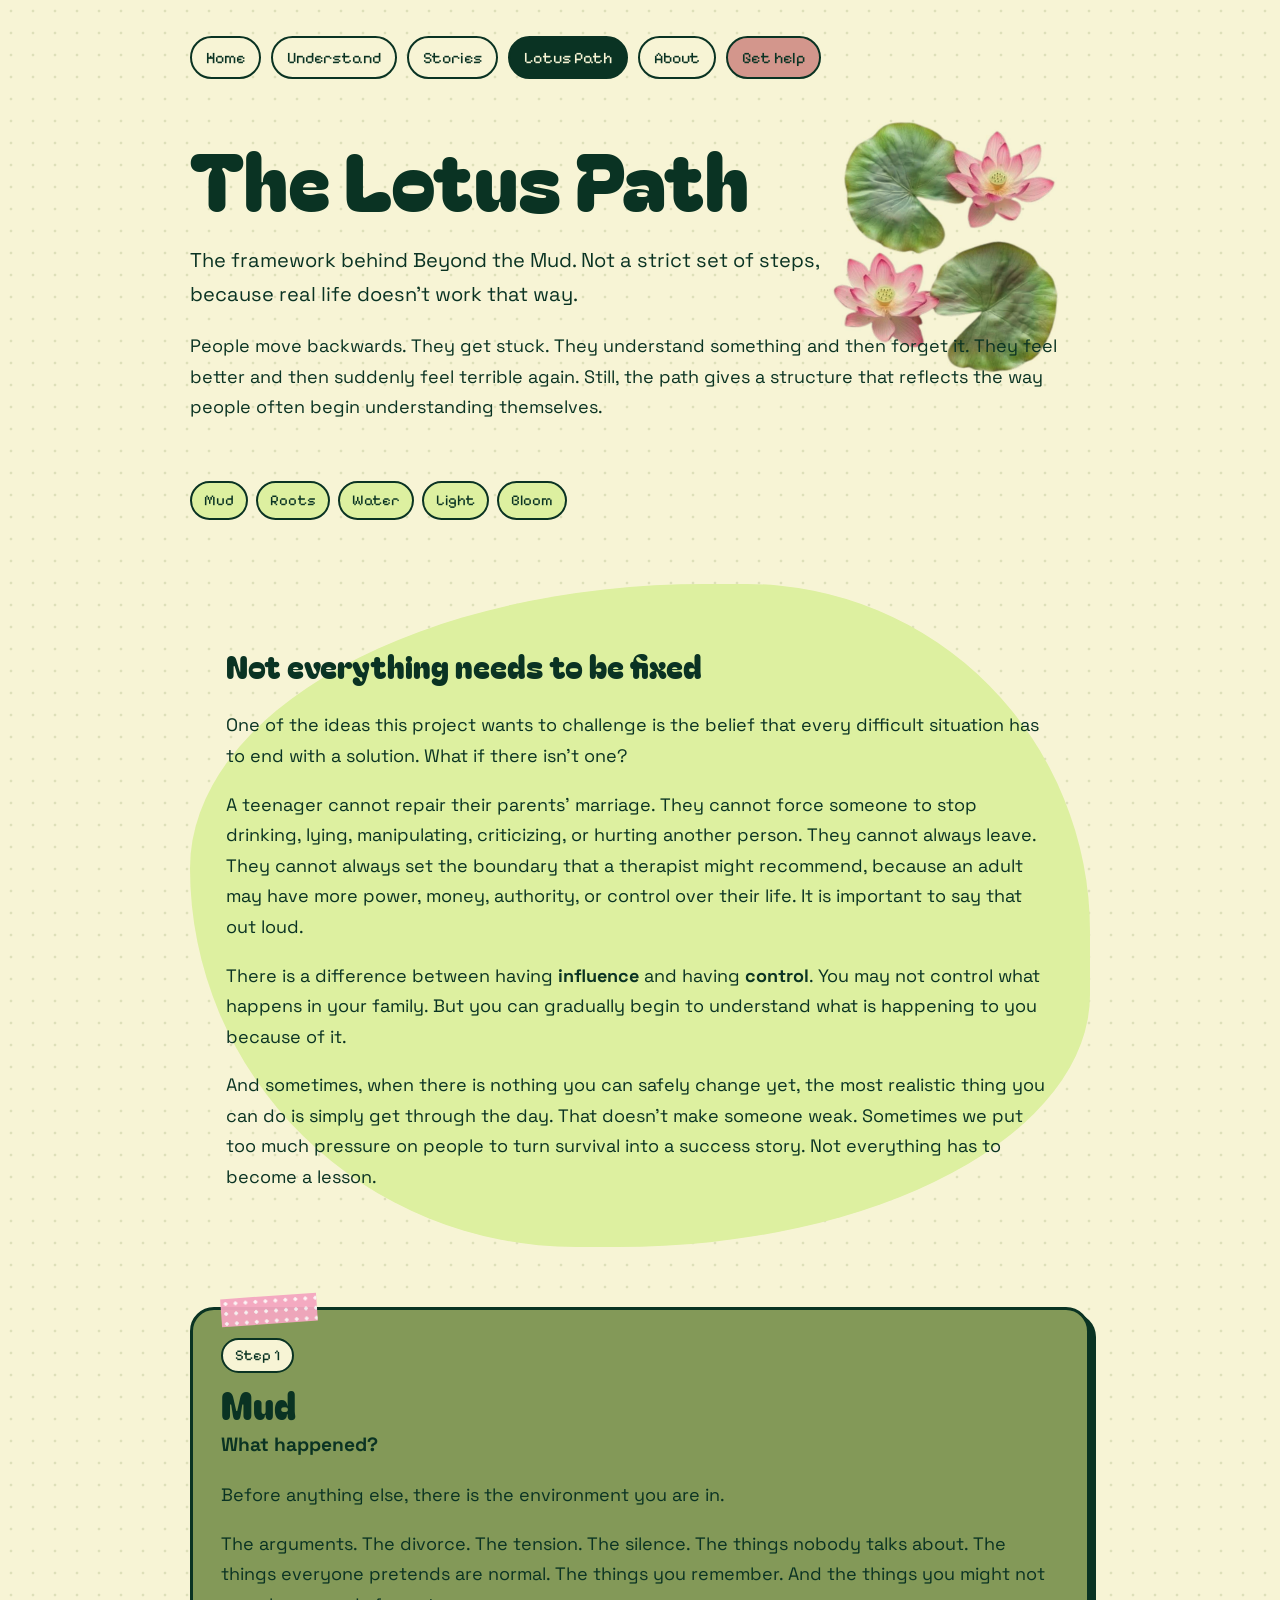
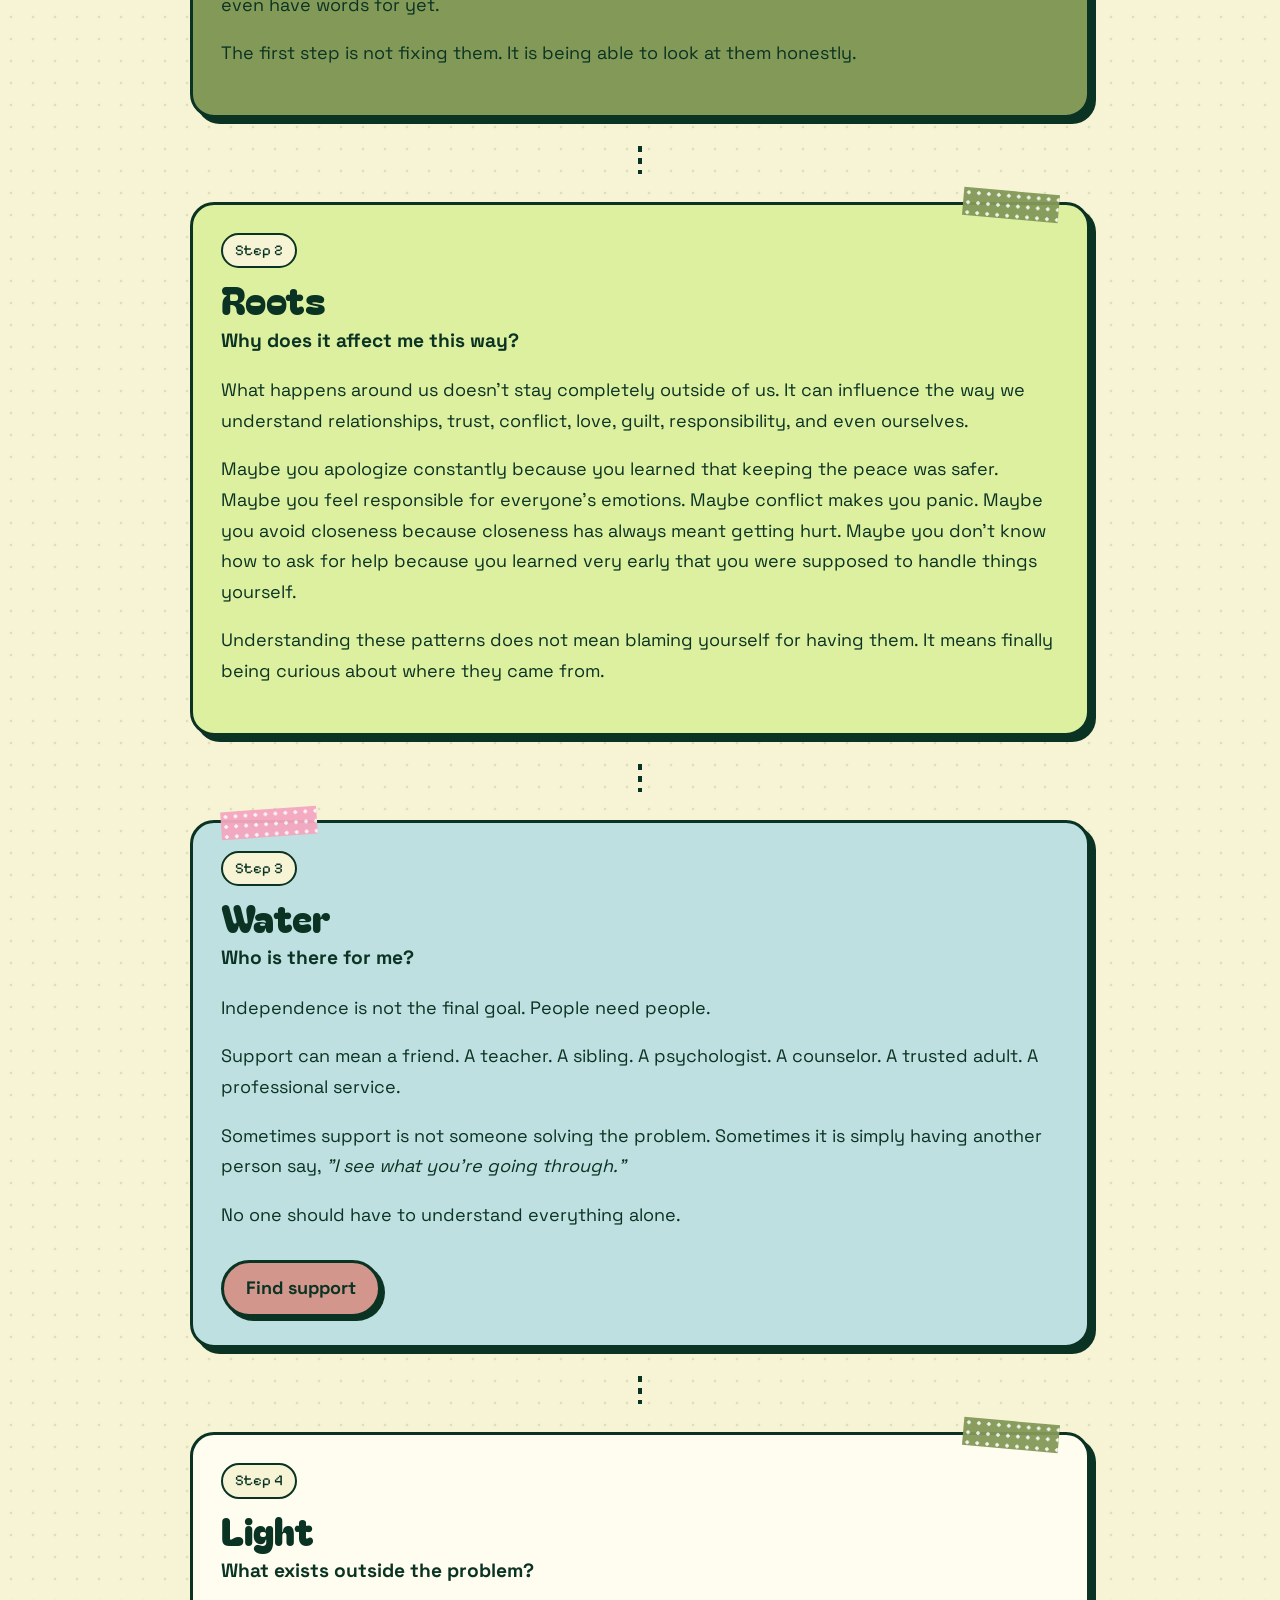
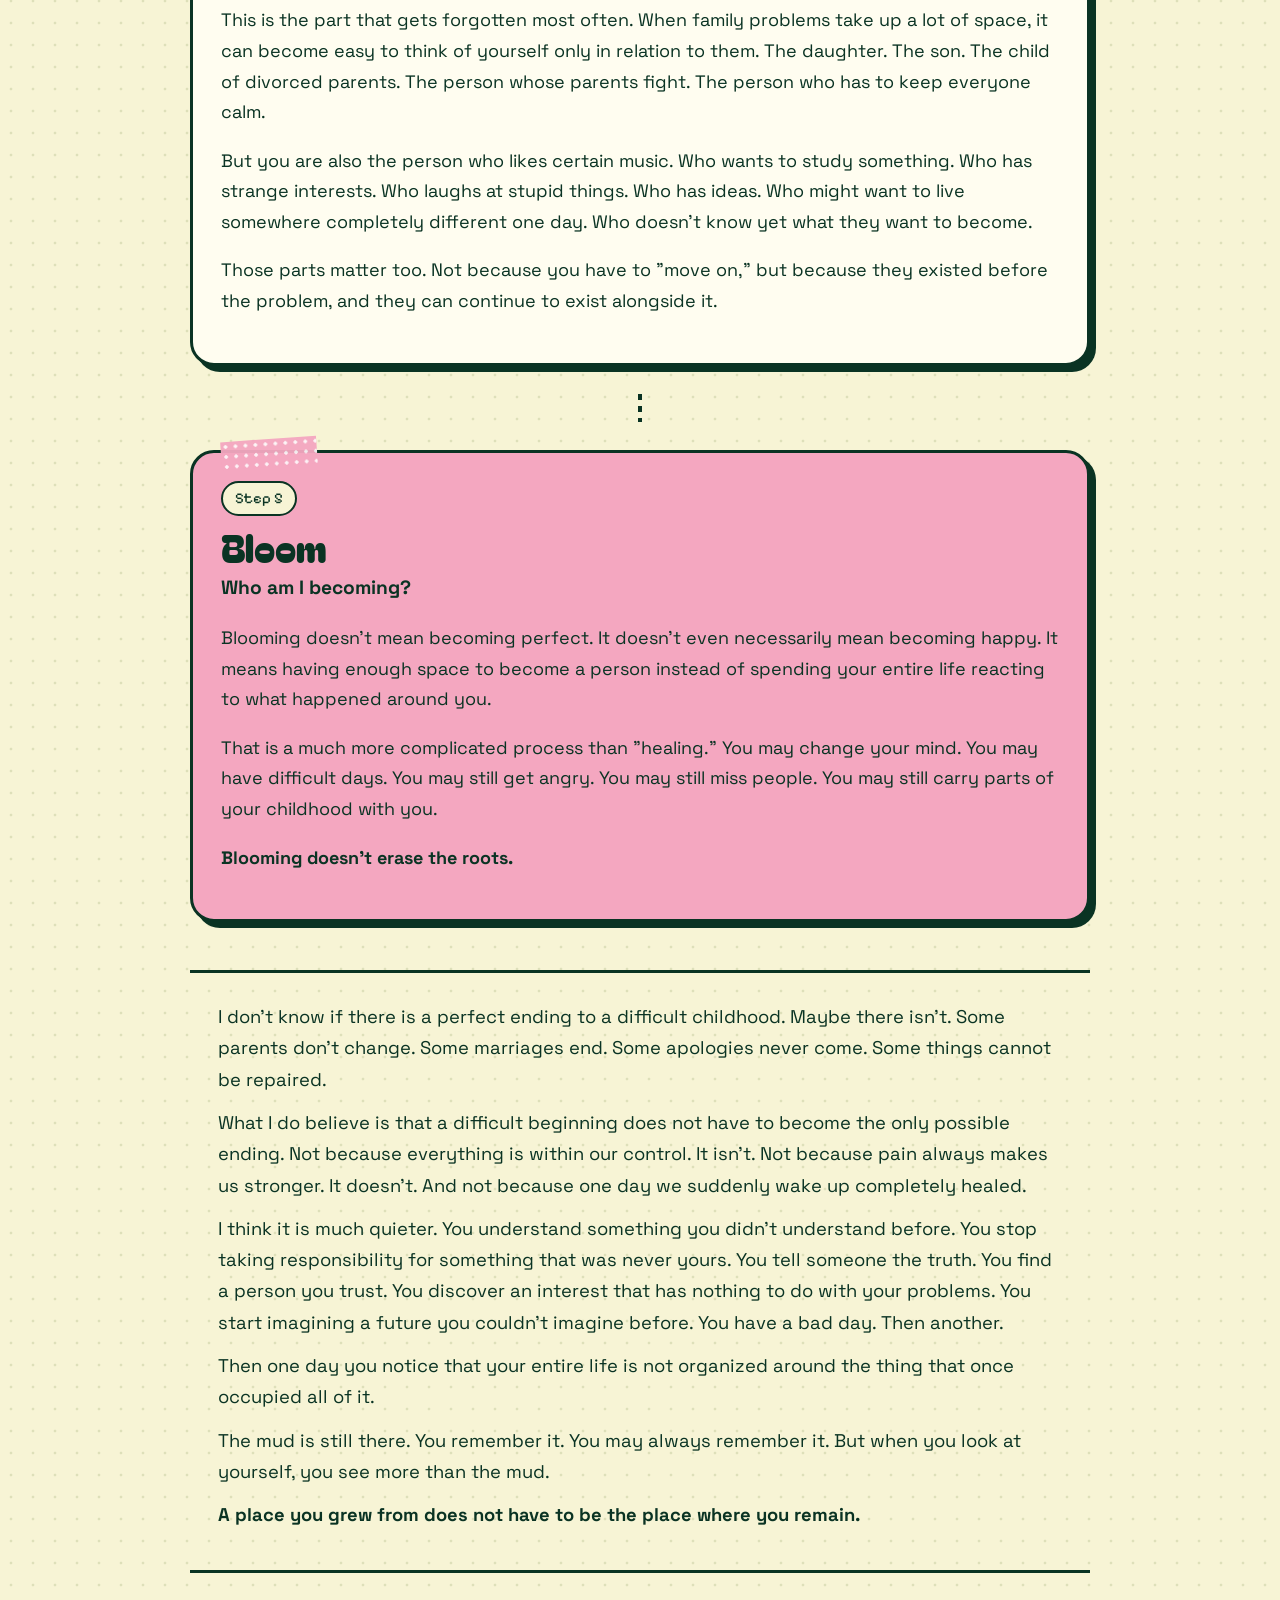
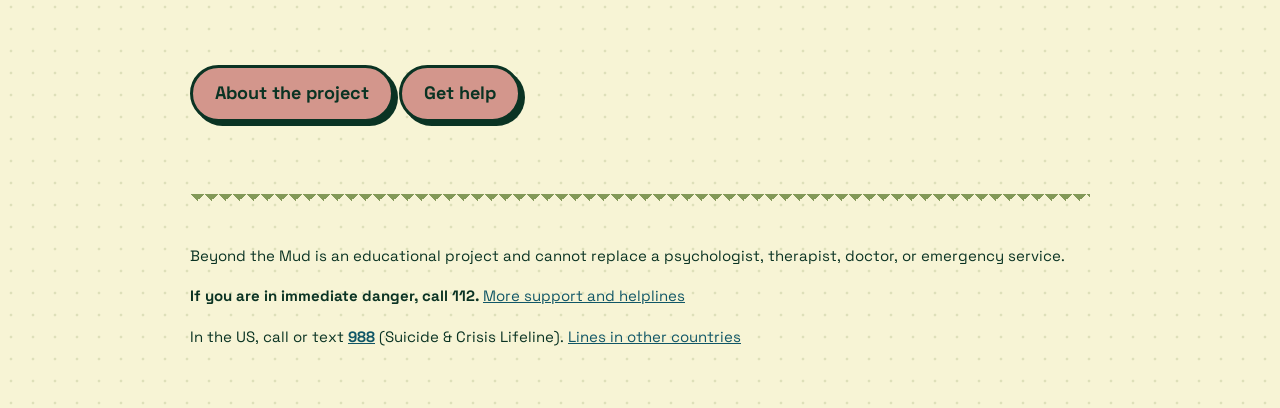
<file: path.html>
<!DOCTYPE html>
<html lang="en">
<head>
  <title>Beyond the Mud – support for teens facing family adversity</title>
<meta name=«description» content=«A gentle guide for teenagers dealing with family conflict, with stories, tools and help lines.»>
  <meta charset="UTF-8">
  <meta name="viewport" content="width=device-width, initial-scale=1">
  <title>The Lotus Path | Beyond the Mud</title>
  <meta name="description" content="The Lotus Path: Mud, Roots, Water, Light, Bloom. A framework for understanding yourself after a difficult family environment.">

  <link rel="preconnect" href="https://fonts.googleapis.com">
  <link rel="preconnect" href="https://fonts.gstatic.com" crossorigin>
  <link href="https://fonts.googleapis.com/css2?family=Bagel+Fat+One&family=Pixelify+Sans:wght@400;600&family=Space+Grotesk:wght@400;500;700&display=swap" rel="stylesheet">
  <link rel="stylesheet" href="style.css">
  <link rel="icon" type="image/jpeg" href="images/folder-lotus.jpeg">
<link rel="apple-touch-icon" href="images/folder-lotus.jpeg">
</head>
<body>
  <div class="container">

    <nav class="nav">
      <a href="index.html">Home</a>
      <a href="understand.html">Understand</a>
      <a href="stories.html">Stories</a>
      <a href="path.html" class="active">Lotus Path</a>
      <a href="about.html">About</a>
      <a href="help.html" class="help">Get help</a>
    </nav>

    <header class="hero">
      <img class="sticker sticker-hero blend" src="images/lotus-leaves.jpeg" alt="" aria-hidden="true">
      <h1>The Lotus Path</h1>
      <p class="tagline">The framework behind Beyond the Mud. Not a strict set of steps, because real life doesn't work that way.</p>
      <p>People move backwards. They get stuck. They understand something and then forget it. They feel better and then suddenly feel terrible again. Still, the path gives a structure that reflects the way people often begin understanding themselves.</p>
    </header>

    <div class="toc">
      <a href="#mud">Mud</a>
      <a href="#roots">Roots</a>
      <a href="#water">Water</a>
      <a href="#light">Light</a>
      <a href="#bloom">Bloom</a>
    </div>

    <main>

      <section class="section">
        <div class="blob">
          <h2>Not everything needs to be fixed</h2>
          <p>One of the ideas this project wants to challenge is the belief that every difficult situation has to end with a solution. What if there isn't one?</p>
          <p>A teenager cannot repair their parents' marriage. They cannot force someone to stop drinking, lying, manipulating, criticizing, or hurting another person. They cannot always leave. They cannot always set the boundary that a therapist might recommend, because an adult may have more power, money, authority, or control over their life. It is important to say that out loud.</p>
          <p>There is a difference between having <strong>influence</strong> and having <strong>control</strong>. You may not control what happens in your family. But you can gradually begin to understand what is happening to you because of it.</p>
          <p>And sometimes, when there is nothing you can safely change yet, the most realistic thing you can do is simply get through the day. That doesn't make someone weak. Sometimes we put too much pressure on people to turn survival into a success story. Not everything has to become a lesson.</p>
        </div>
      </section>

      <article class="stage mud" id="mud">
        <span class="stage-num">Step 1</span>
        <h2>Mud</h2>
        <p class="question">What happened?</p>
        <p>Before anything else, there is the environment you are in.</p>
        <p>The arguments. The divorce. The tension. The silence. The things nobody talks about. The things everyone pretends are normal. The things you remember. And the things you might not even have words for yet.</p>
        <p>The first step is not fixing them. It is being able to look at them honestly.</p>
      </article>
      <div class="path-connector"></div>

      <article class="stage roots" id="roots">
        <span class="stage-num">Step 2</span>
        <h2>Roots</h2>
        <p class="question">Why does it affect me this way?</p>
        <p>What happens around us doesn't stay completely outside of us. It can influence the way we understand relationships, trust, conflict, love, guilt, responsibility, and even ourselves.</p>
        <p>Maybe you apologize constantly because you learned that keeping the peace was safer. Maybe you feel responsible for everyone's emotions.
          Maybe conflict makes you panic. Maybe you avoid closeness because closeness has always meant getting hurt. Maybe you don't know how to ask for help because you learned very early that you were supposed to handle things yourself.</p>
        <p>Understanding these patterns does not mean blaming yourself for having them. It means finally being curious about where they came from.</p>
      </article>
      <div class="path-connector"></div>

      <article class="stage water" id="water">
        <span class="stage-num">Step 3</span>
        <h2>Water</h2>
        <p class="question">Who is there for me?</p>
        <p>Independence is not the final goal. People need people.</p>
        <p>Support can mean a friend. A teacher. A sibling. A psychologist. A counselor. A trusted adult. A professional service.</p>
        <p>Sometimes support is not someone solving the problem. Sometimes it is simply having another person say, <em>"I see what you're going through."</em></p>
        <p>No one should have to understand everything alone.</p>
        <a class="button" href="help.html">Find support</a>
      </article>
      <div class="path-connector"></div>

      <article class="stage light" id="light">
        <span class="stage-num">Step 4</span>
        <h2>Light</h2>
        <p class="question">What exists outside the problem?</p>
        <p>This is the part that gets forgotten most often. When family problems take up a lot of space, it can become easy to think of yourself only in relation to them. The daughter. The son. The child of divorced parents. The person whose parents fight. The person who has to keep everyone calm.</p>
        <p>But you are also the person who likes certain music. Who wants to study something. Who has strange interests. Who laughs at stupid things. Who has ideas. Who might want to live somewhere completely different one day. Who doesn't know yet what they want to become.</p>
        <p>Those parts matter too. Not because you have to "move on," but because they existed before the problem, and they can continue to exist alongside it.</p>
      </article>
      <div class="path-connector"></div>

      <article class="stage bloom" id="bloom">
        <span class="stage-num">Step 5</span>
        <h2>Bloom</h2>
        <p class="question">Who am I becoming?</p>
        <p>Blooming doesn't mean becoming perfect. It doesn't even necessarily mean becoming happy. It means having enough space to become a person instead of spending your entire life reacting to what happened around you.</p>
        <p>That is a much more complicated process than "healing." You may change your mind. You may have difficult days. You may still get angry. You may still miss people. You may still carry parts of your childhood with you.</p>
        <p><strong>Blooming doesn't erase the roots.</strong></p>
      </article>

      <section class="ending">
        <p>I don't know if there is a perfect ending to a difficult childhood. Maybe there isn't. Some parents don't change. Some marriages end. Some apologies never come. Some things cannot be repaired.</p>
        <p>What I do believe is that a difficult beginning does not have to become the only possible ending. Not because everything is within our control. It isn't. Not because pain always makes us stronger. It doesn't. And not because one day we suddenly wake up completely healed.</p>
        <p>I think it is much quieter. You understand something you didn't understand before. You stop taking responsibility for something that was never yours. You tell someone the truth. You find a person you trust. You discover an interest that has nothing to do with your problems. You start imagining a future you couldn't imagine before. You have a bad day. Then another.</p>
        <p>Then one day you notice that your entire life is not organized around the thing that once occupied all of it.</p>
        <p>The mud is still there. You remember it. You may always remember it. But when you look at yourself, you see more than the mud.</p>
        <p><strong>A place you grew from does not have to be the place where you remain.</strong></p>
      </section>

      <section class="section">
        <a class="button" href="about.html">About the project</a>
        <a class="button" href="help.html">Get help</a>
      </section>

    </main>

    <footer class="footer">
      <p>Beyond the Mud is an educational project and cannot replace a psychologist, therapist, doctor, or emergency service.</p>
      <p><strong>If you are in immediate danger, call 112.</strong> <a href="help.html">More support and helplines</a></p>
      <p>In the US, call or text <strong><a href="tel:988">988</a></strong> (Suicide &amp; Crisis Lifeline). <a href="help.html#crisis-lines">Lines in other countries</a></p>
    </footer>

  </div>
</body>
</html>
</file>
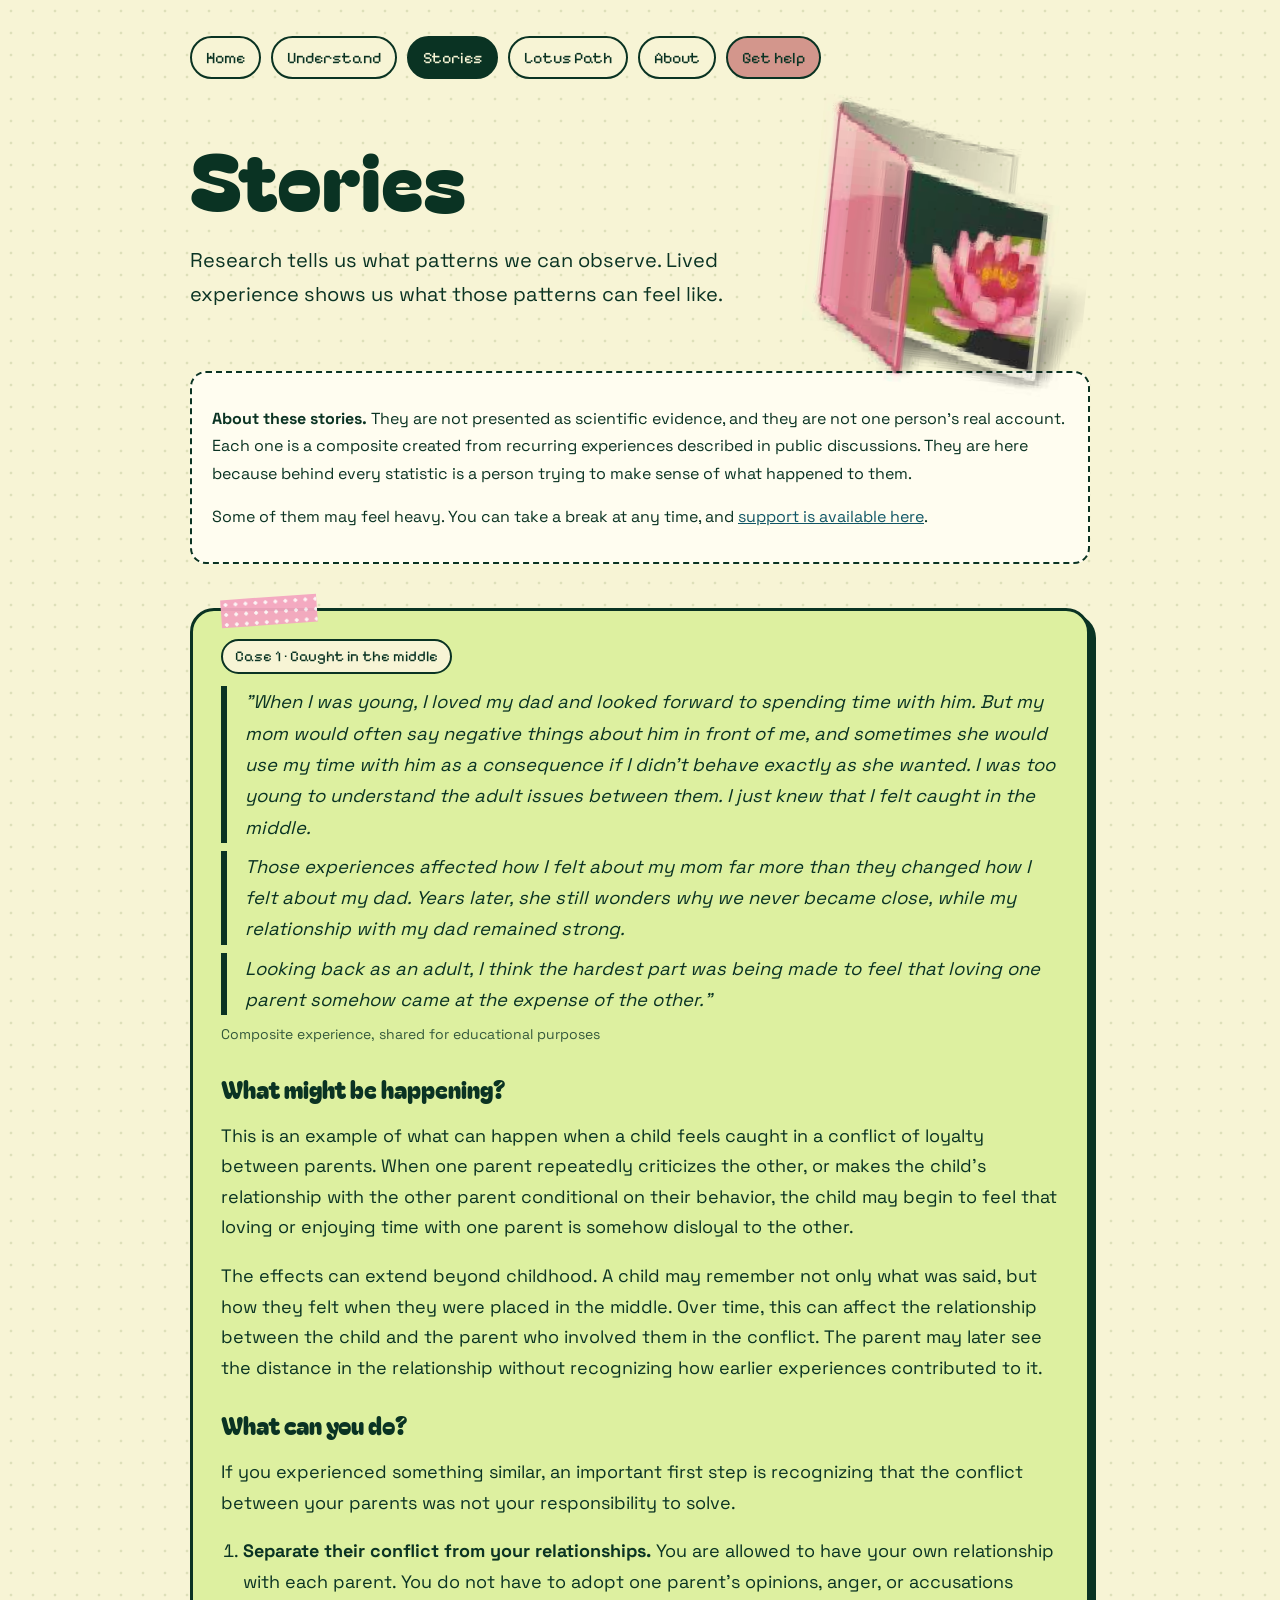
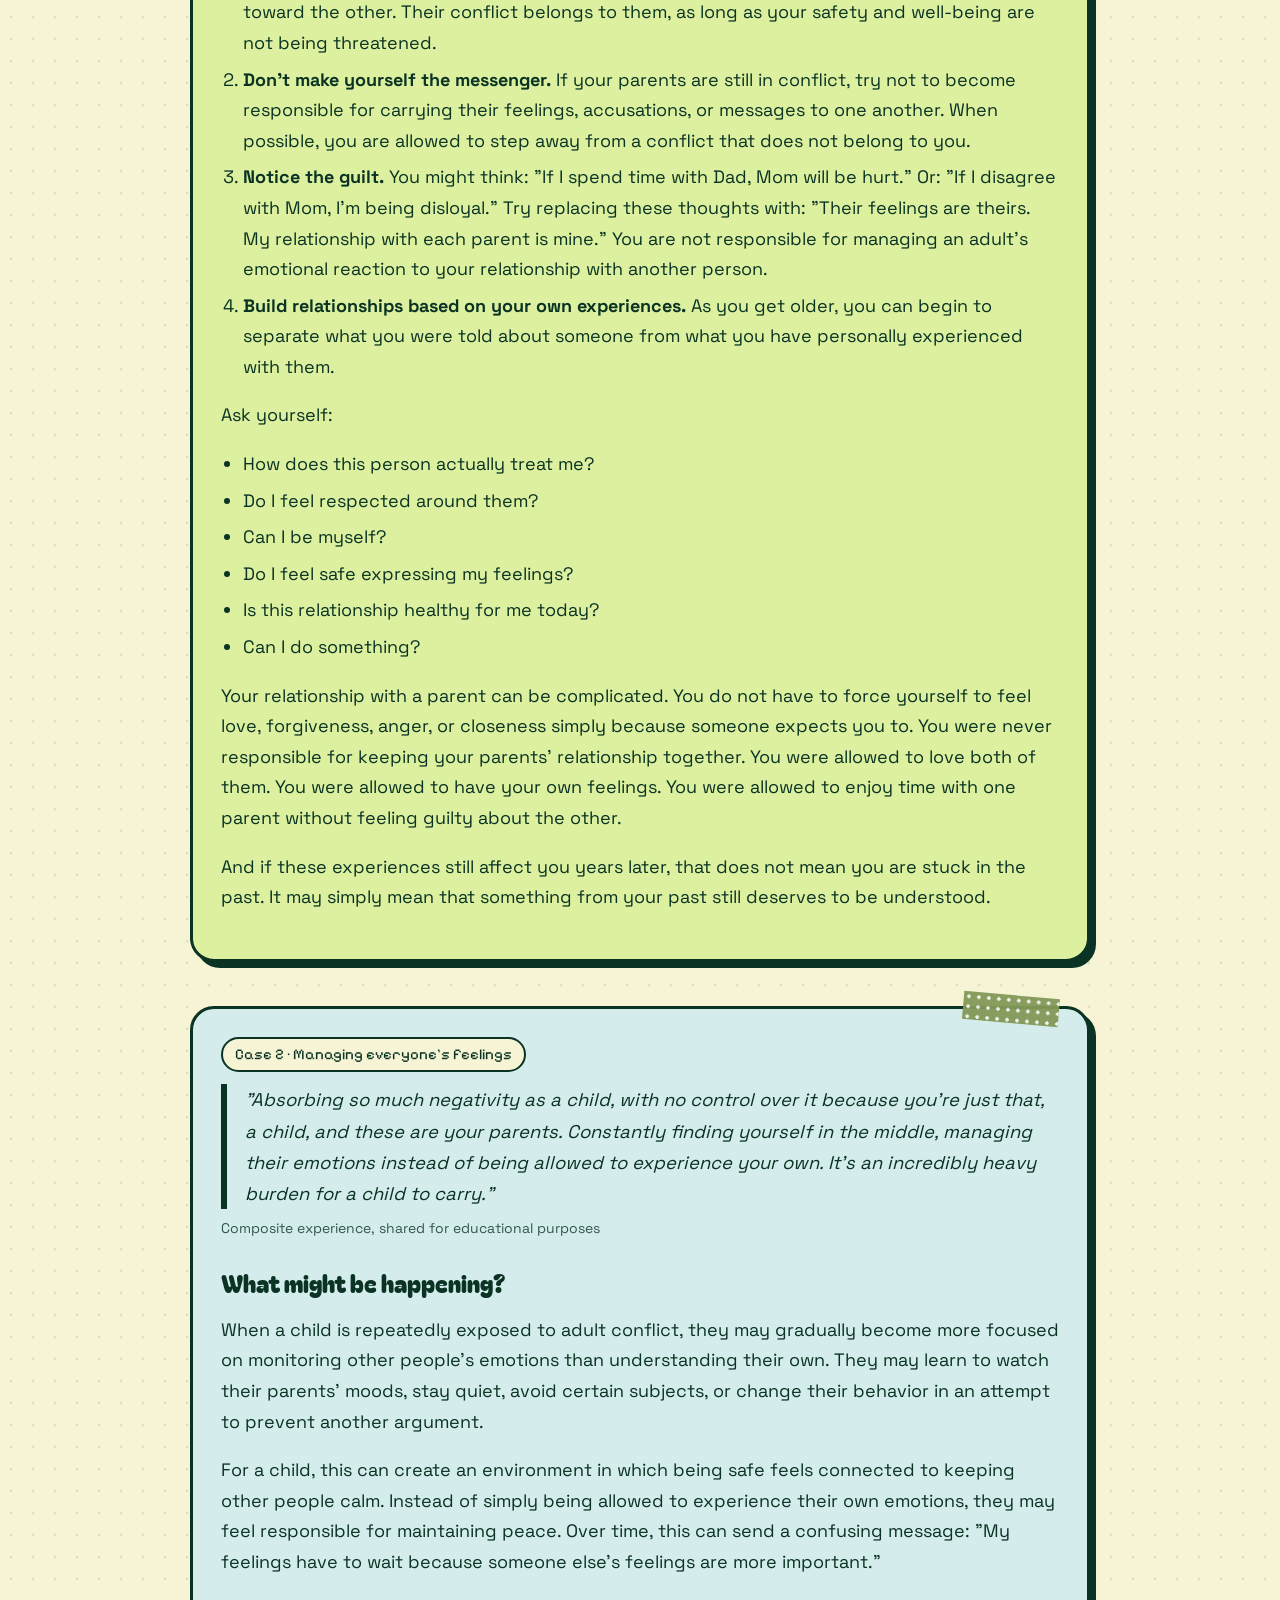
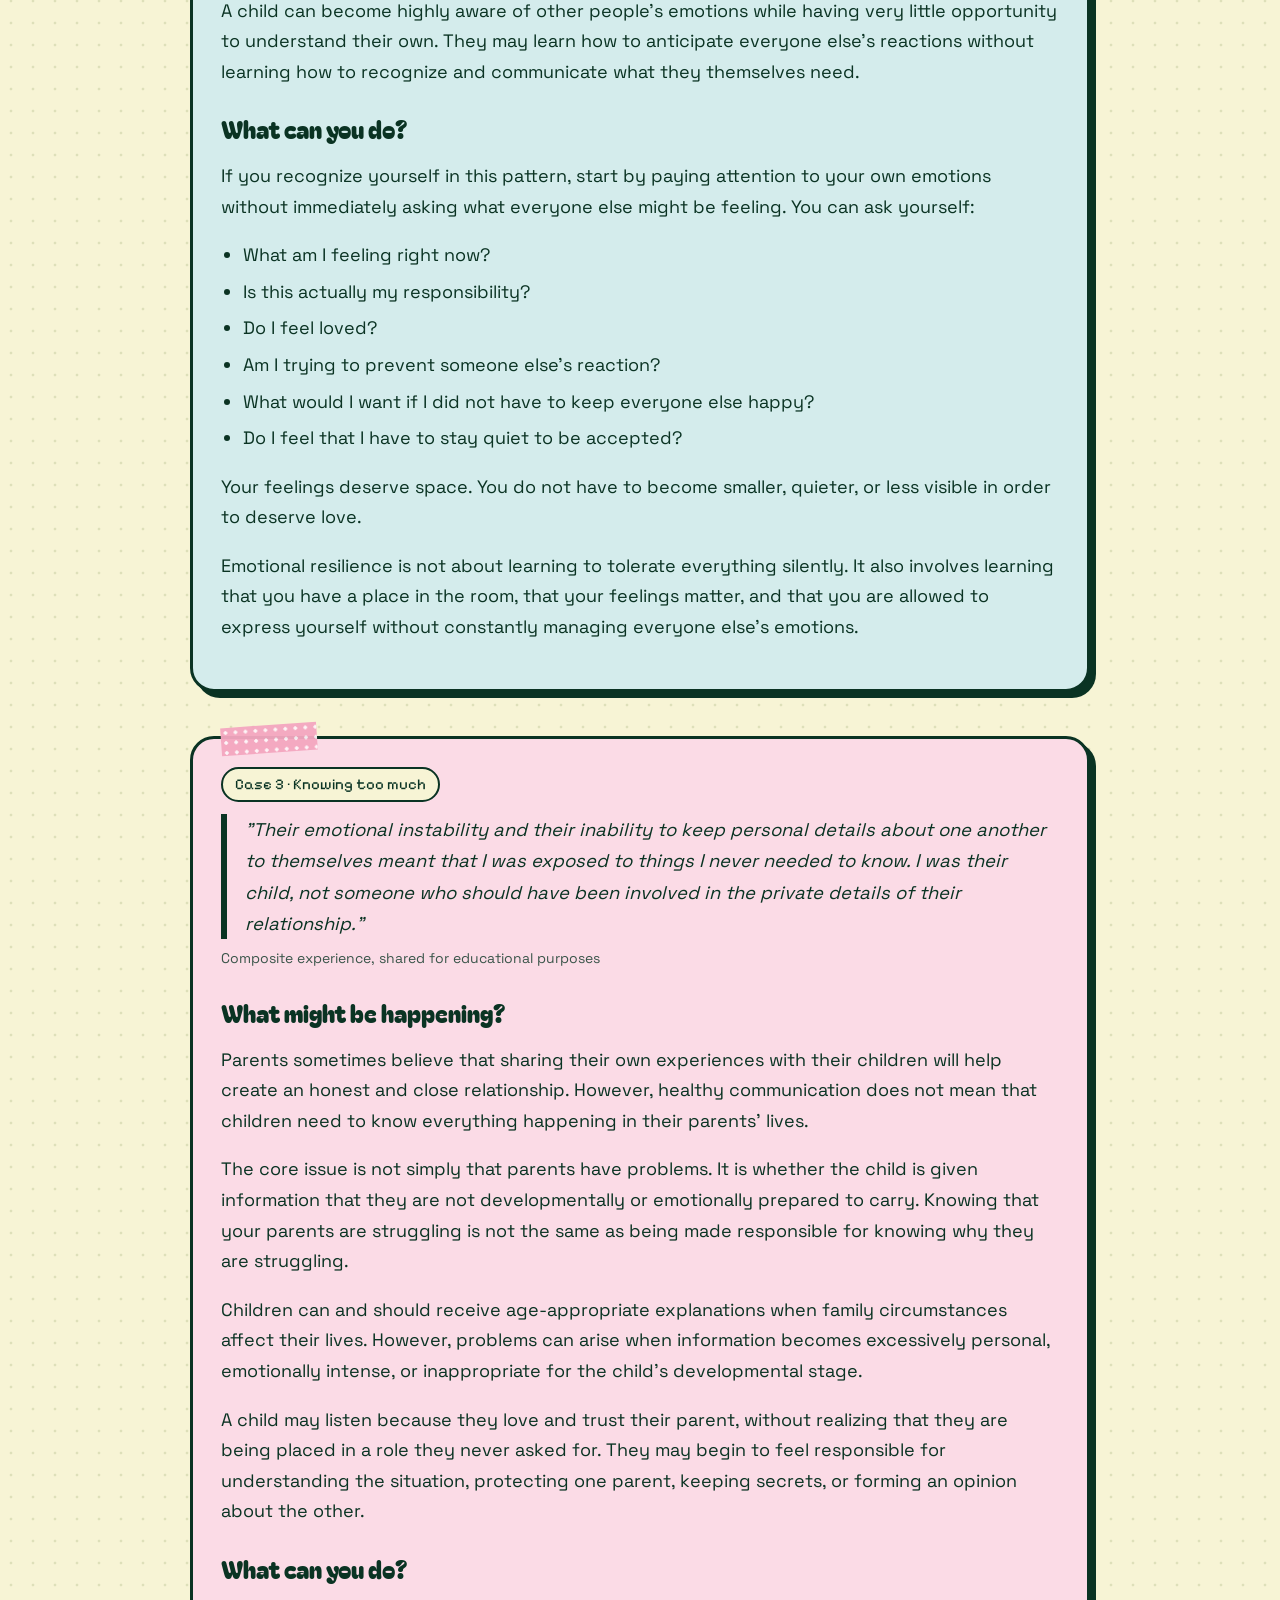
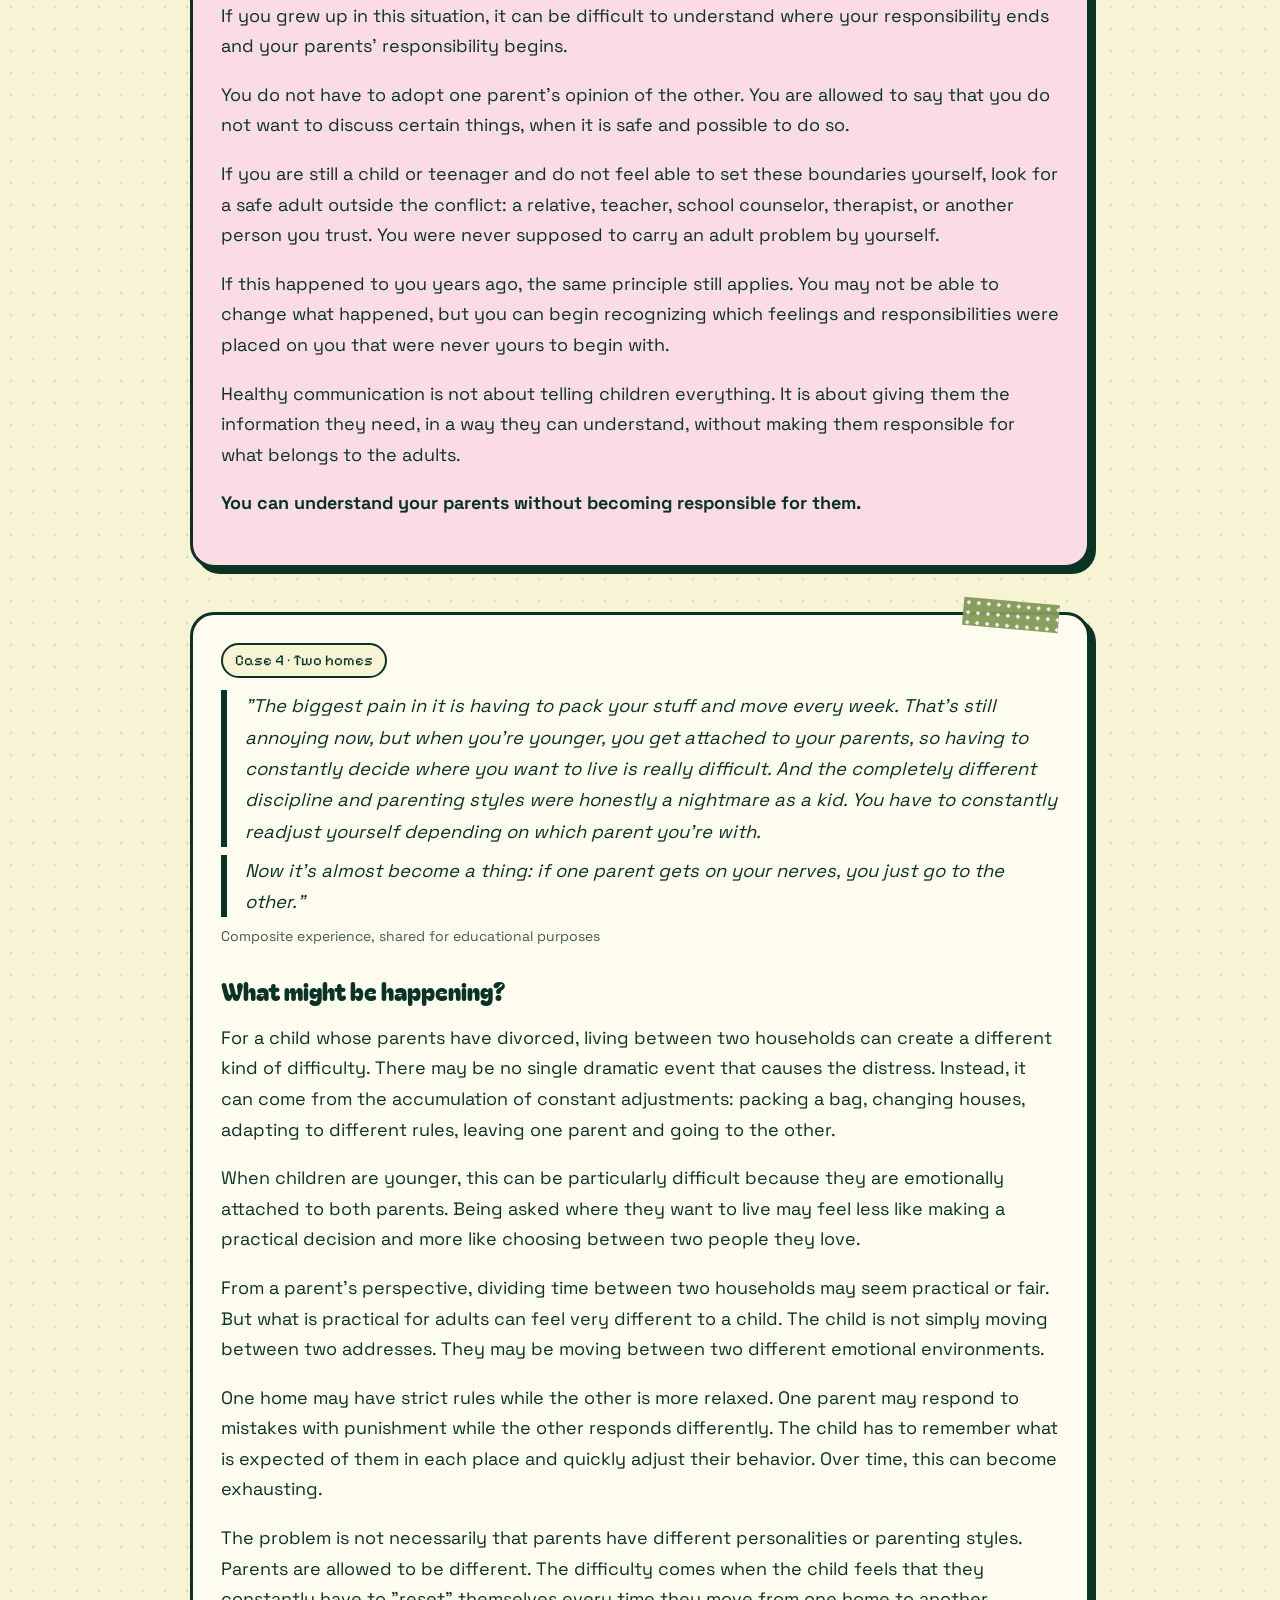
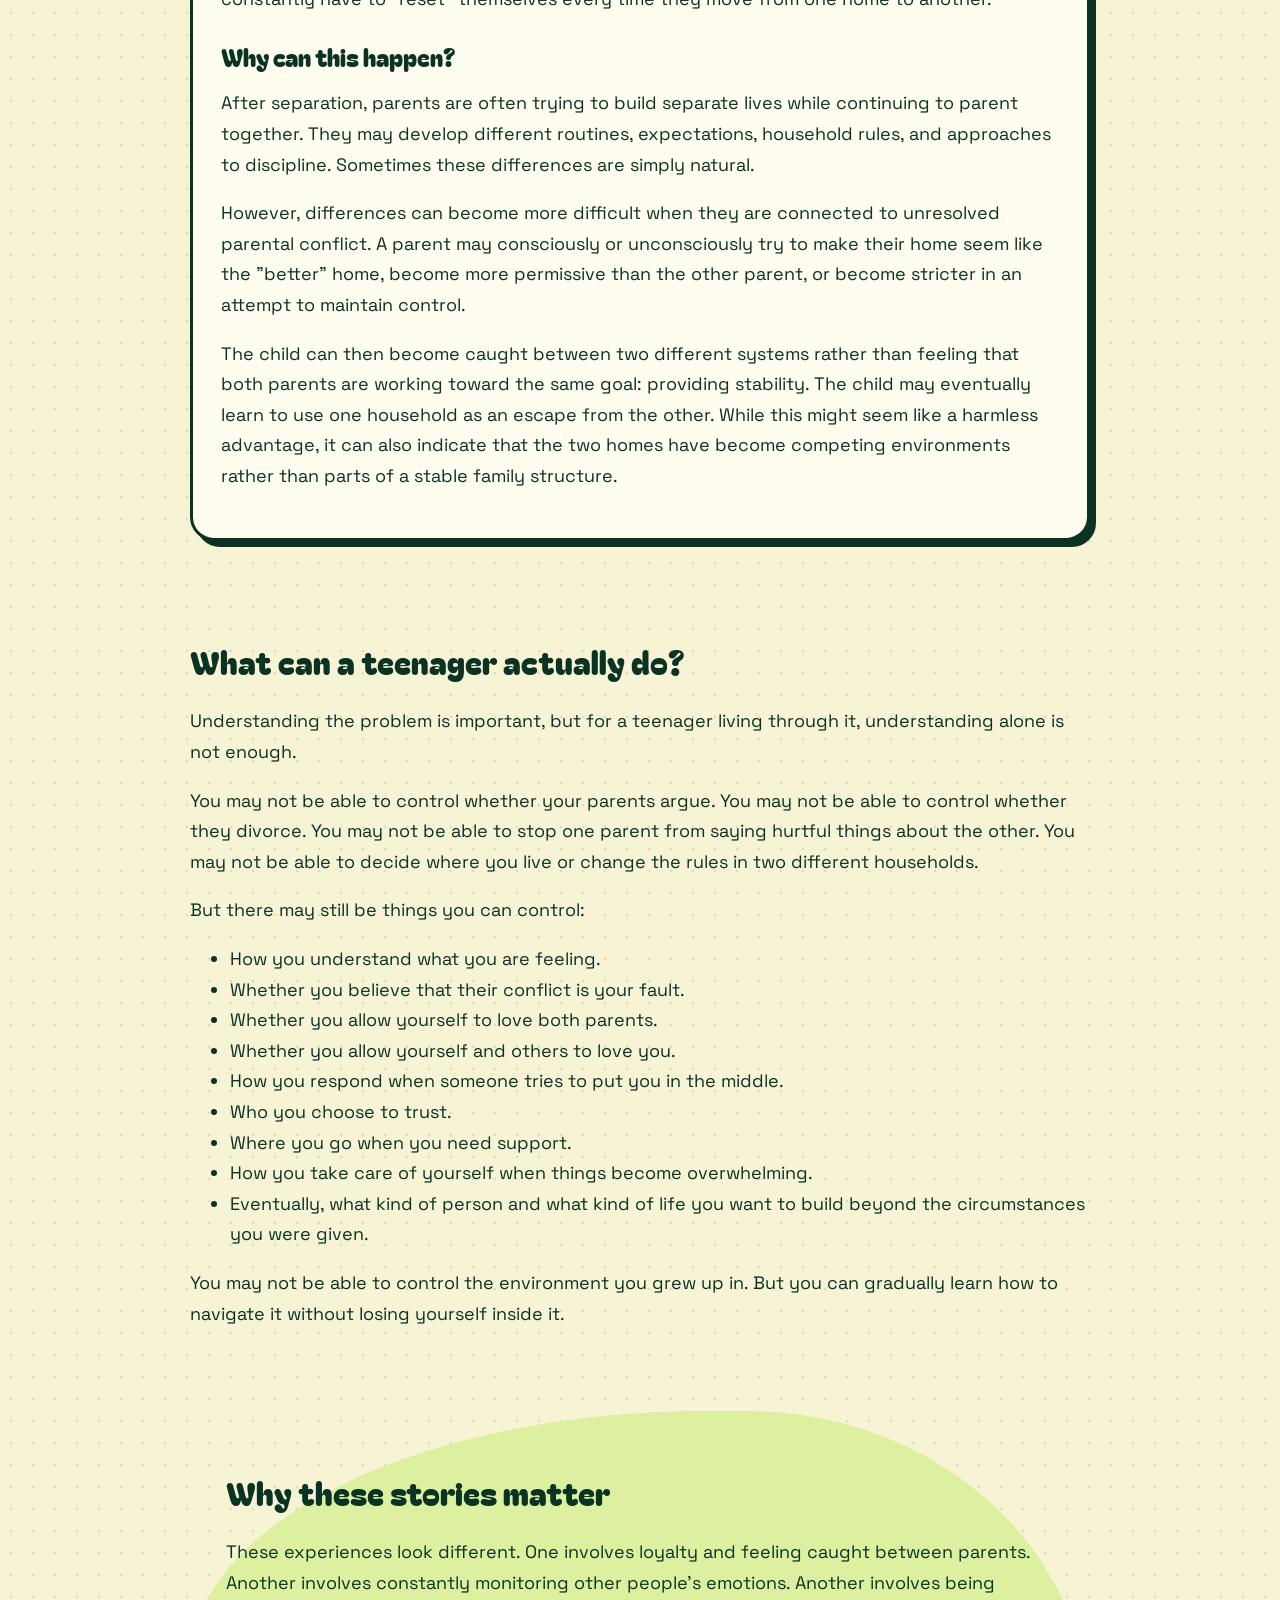
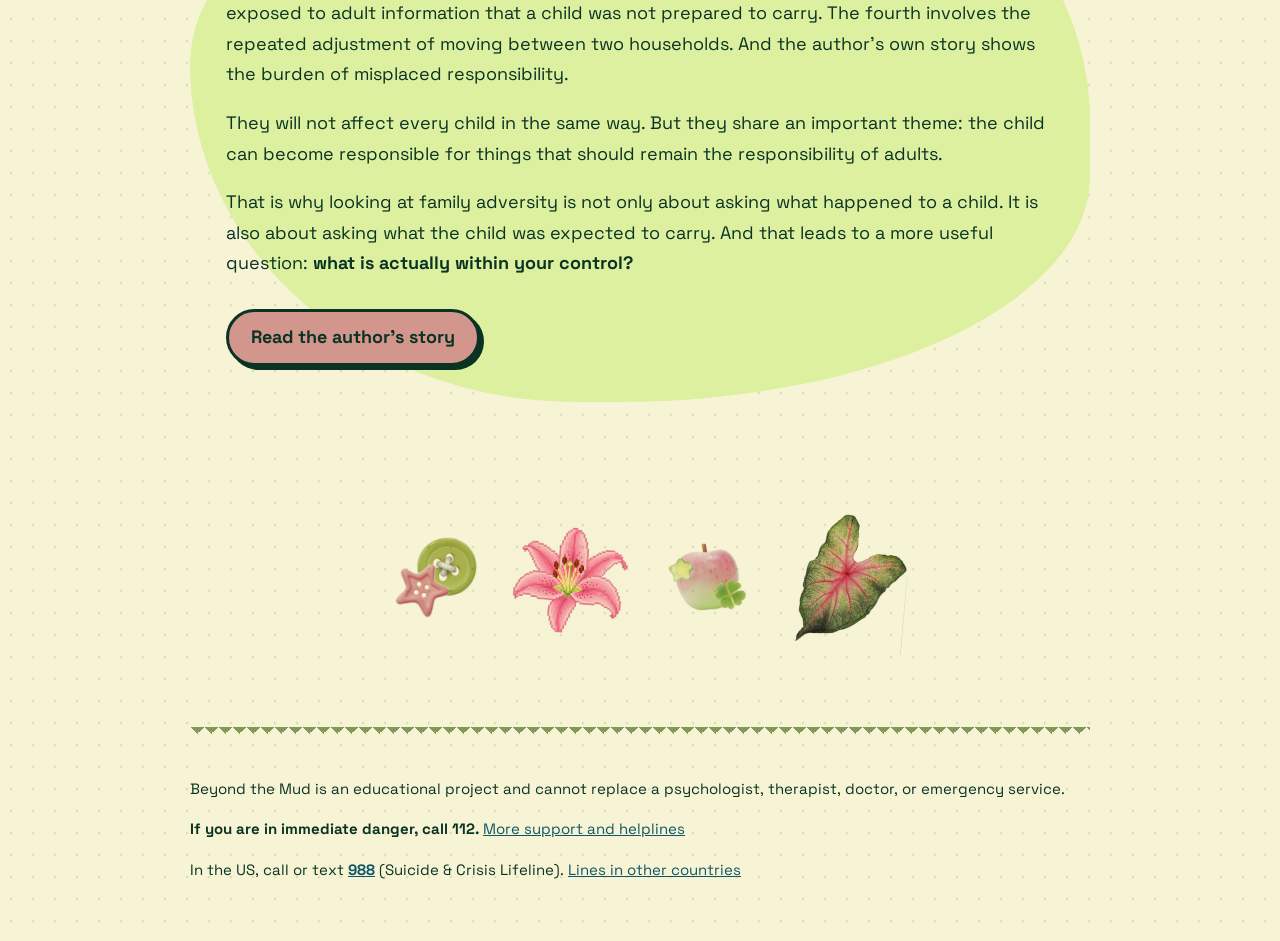
<file: stories.html>
<!DOCTYPE html>
<html lang="en">
<head>
  <title>Beyond the Mud – support for teens facing family adversity</title>
<meta name=«description» content=«A gentle guide for teenagers dealing with family conflict, with stories, tools and help lines.»>
  <meta charset="UTF-8">
  <meta name="viewport" content="width=device-width, initial-scale=1">
  <title>Stories | Beyond the Mud</title>
  <meta name="description" content="Composite stories based on recurring experiences of people who grew up with divorce, parental conflict and emotional pressure.">

  <link rel="preconnect" href="https://fonts.googleapis.com">
  <link rel="preconnect" href="https://fonts.gstatic.com" crossorigin>
  <link href="https://fonts.googleapis.com/css2?family=Bagel+Fat+One&family=Pixelify+Sans:wght@400;600&family=Space+Grotesk:wght@400;500;700&display=swap" rel="stylesheet">
  <link rel="stylesheet" href="style.css">
  <link rel="icon" type="image/jpeg" href="images/folder-lotus.jpeg">
<link rel="apple-touch-icon" href="images/folder-lotus.jpeg">
</head>
<body>
  <div class="container">

    <nav class="nav">
      <a href="index.html">Home</a>
      <a href="understand.html">Understand</a>
      <a href="stories.html" class="active">Stories</a>
      <a href="path.html">Lotus Path</a>
      <a href="about.html">About</a>
      <a href="help.html" class="help">Get help</a>
    </nav>

    <header class="hero">
      <img class="sticker sticker-hero blend" src="images/folder-lotus.jpeg" alt="" aria-hidden="true">
      <h1>Stories</h1>
      <p class="tagline">Research tells us what patterns we can observe. Lived experience shows us what those patterns can feel like.</p>
    </header>

    <div class="notice">
      <p><strong>About these stories.</strong> They are not presented as scientific evidence, and they are not one person's real account. Each one is a composite created from recurring experiences described in public discussions. They are here because behind every statistic is a person trying to make sense of what happened to them.</p>
      <p>Some of them may feel heavy. You can take a break at any time, and <a href="help.html">support is available here</a>.</p>
    </div>

    <main>

      <article class="story s1">
        <span class="story-label">Case 1 · Caught in the middle</span>
        <p class="story-quote">"When I was young, I loved my dad and looked forward to spending time with him. But my mom would often say negative things about him in front of me, and sometimes she would use my time with him as a consequence if I didn't behave exactly as she wanted. I was too young to understand the adult issues between them. I just knew that I felt caught in the middle.</p>
        <p class="story-quote">Those experiences affected how I felt about my mom far more than they changed how I felt about my dad. Years later, she still wonders why we never became close, while my relationship with my dad remained strong.</p>
        <p class="story-quote">Looking back as an adult, I think the hardest part was being made to feel that loving one parent somehow came at the expense of the other."</p>
        <p class="story-source">Composite experience, shared for educational purposes</p>

        <h3>What might be happening?</h3>
        <p>This is an example of what can happen when a child feels caught in a conflict of loyalty between parents. When one parent repeatedly criticizes the other, or makes the child's relationship with the other parent conditional on their behavior, the child may begin to feel that loving or enjoying time with one parent is somehow disloyal to the other.</p>
        <p>The effects can extend beyond childhood. A child may remember not only what was said, but how they felt when they were placed in the middle. Over time, this can affect the relationship between the child and the parent who involved them in the conflict. The parent may later see the distance in the relationship without recognizing how earlier experiences contributed to it.</p>

        <h3>What can you do?</h3>
        <p>If you experienced something similar, an important first step is recognizing that the conflict between your parents was not your responsibility to solve.</p>
        <ol>
          <li><strong>Separate their conflict from your relationships.</strong> You are allowed to have your own relationship with each parent. You do not have to adopt one parent's opinions, anger, or accusations toward the other.
            Their conflict belongs to them, as long as your safety and well-being are not being threatened.</li>
          <li><strong>Don't make yourself the messenger.</strong> If your parents are still in conflict, try not to become responsible for carrying their feelings, accusations, or messages to one another. When possible, you are allowed to step away from a conflict that does not belong to you.</li>
          <li><strong>Notice the guilt.</strong> You might think: "If I spend time with Dad, Mom will be hurt." Or: "If I disagree with Mom, I'm being disloyal." Try replacing these thoughts with: "Their feelings are theirs. My relationship with each parent is mine." You are not responsible for managing an adult's emotional reaction to your relationship with another person.</li>
          <li><strong>Build relationships based on your own experiences.</strong> As you get older, you can begin to separate what you were told about someone from what you have personally experienced with them.</li>
        </ol>
        <p>Ask yourself:</p>
        <ul>
          <li>How does this person actually treat me?</li>
          <li>Do I feel respected around them?</li>
          <li>Can I be myself?</li>
          <li>Do I feel safe expressing my feelings?</li>
          <li>Is this relationship healthy for me today?</li>
          <li>Can I do something?</li>
        </ul>
        <p>Your relationship with a parent can be complicated. You do not have to force yourself to feel love, forgiveness, anger, or closeness simply because someone expects you to. You were never responsible for keeping your parents' relationship together. You were allowed to love both of them. You were allowed to have your own feelings. You were allowed to enjoy time with one parent without feeling guilty about the other.</p>
        <p>And if these experiences still affect you years later, that does not mean you are stuck in the past. It may simply mean that something from your past still deserves to be understood.</p>
      </article>

      <article class="story s2">
        <span class="story-label">Case 2 · Managing everyone's feelings</span>
        <p class="story-quote">"Absorbing so much negativity as a child, with no control over it because you're just that, a child, and these are your parents. Constantly finding yourself in the middle, managing their emotions instead of being allowed to experience your own. It's an incredibly heavy burden for a child to carry."</p>
        <p class="story-source">Composite experience, shared for educational purposes</p>

        <h3>What might be happening?</h3>
        <p>When a child is repeatedly exposed to adult conflict, they may gradually become more focused on monitoring other people's emotions than understanding their own. They may learn to watch their parents' moods, stay quiet, avoid certain subjects, or change their behavior in an attempt to prevent another argument.</p>
        <p>For a child, this can create an environment in which being safe feels connected to keeping other people calm. Instead of simply being allowed to experience their own emotions, they may feel responsible for maintaining peace. Over time, this can send a confusing message: "My feelings have to wait because someone else's feelings are more important."</p>
        <p>A child can become highly aware of other people's emotions while having very little opportunity to understand their own. They may learn how to anticipate everyone else's reactions without learning how to recognize and communicate what they themselves need.</p>

        <h3>What can you do?</h3>
        <p>If you recognize yourself in this pattern, start by paying attention to your own emotions without immediately asking what everyone else might be feeling. You can ask yourself:</p>
        <ul>
          <li>What am I feeling right now?</li>
          <li>Is this actually my responsibility?</li>
          <li>Do I feel loved?</li>
          <li>Am I trying to prevent someone else's reaction?</li>
          <li>What would I want if I did not have to keep everyone else happy?</li>
          <li>Do I feel that I have to stay quiet to be accepted?</li>
        </ul>
        <p>Your feelings deserve space. You do not have to become smaller, quieter, or less visible in order to deserve love.</p>
        <p>Emotional resilience is not about learning to tolerate everything silently. It also involves learning that you have a place in the room, that your feelings matter, and that you are allowed to express yourself without constantly managing everyone else's emotions.</p>
      </article>

      <article class="story s3">
        <span class="story-label">Case 3 · Knowing too much</span>
        <p class="story-quote">"Their emotional instability and their inability to keep personal details about one another to themselves meant that I was exposed to things I never needed to know. I was their child, not someone who should have been involved in the private details of their relationship."</p>
        <p class="story-source">Composite experience, shared for educational purposes</p>

        <h3>What might be happening?</h3>
        <p>Parents sometimes believe that sharing their own experiences with their children will help create an honest and close relationship. However, healthy communication does not mean that children need to know everything happening in their parents' lives.</p>
        <p>The core issue is not simply that parents have problems. It is whether the child is given information that they are not developmentally or emotionally prepared to carry. Knowing that your parents are struggling is not the same as being made responsible for knowing why they are struggling.</p>
        <p>Children can and should receive age-appropriate explanations when family circumstances affect their lives. However, problems can arise when information becomes excessively personal, emotionally intense, or inappropriate for the child's developmental stage.</p>
        <p>A child may listen because they love and trust their parent, without realizing that they are being placed in a role they never asked for. They may begin to feel responsible for understanding the situation, protecting one parent, keeping secrets, or forming an opinion about the other.</p>

        <h3>What can you do?</h3>
        <p>If you grew up in this situation, it can be difficult to understand where your responsibility ends and your parents' responsibility begins.</p>
        <p>You do not have to adopt one parent's opinion of the other. You are allowed to say that you do not want to discuss certain things, when it is safe and possible to do so.</p>
        <p>If you are still a child or teenager and do not feel able to set these boundaries yourself, look for a safe adult outside the conflict: a relative, teacher, school counselor, therapist, or another person you trust. You were never supposed to carry an adult problem by yourself.</p>
        <p>If this happened to you years ago, the same principle still applies. You may not be able to change what happened, but you can begin recognizing which feelings and responsibilities were placed on you that were never yours to begin with.</p>
        <p>Healthy communication is not about telling children everything. It is about giving them the information they need, in a way they can understand, without making them responsible for what belongs to the adults.</p>
        <p><strong>You can understand your parents without becoming responsible for them.</strong></p>
      </article>

      <article class="story s4">
        <span class="story-label">Case 4 · Two homes</span>
        <p class="story-quote">"The biggest pain in it is having to pack your stuff and move every week. That's still annoying now, but when you're younger, you get attached to your parents, so having to constantly decide where you want to live is really difficult. And the completely different discipline and parenting styles were honestly a nightmare as a kid. You have to constantly readjust yourself depending on which parent you're with.</p>
        <p class="story-quote">Now it's almost become a thing: if one parent gets on your nerves, you just go to the other."</p>
        <p class="story-source">Composite experience, shared for educational purposes</p>

        <h3>What might be happening?</h3>
        <p>For a child whose parents have divorced, living between two households can create a different kind of difficulty. There may be no single dramatic event that causes the distress. Instead, it can come from the accumulation of constant adjustments: packing a bag, changing houses, adapting to different rules, leaving one parent and going to the other.</p>
        <p>When children are younger, this can be particularly difficult because they are emotionally attached to both parents. Being asked where they want to live may feel less like making a practical decision and more like choosing between two people they love.</p>
        <p>From a parent's perspective, dividing time between two households may seem practical or fair. But what is practical for adults can feel very different to a child. The child is not simply moving between two addresses. They may be moving between two different emotional environments.</p>
        <p>One home may have strict rules while the other is more relaxed. One parent may respond to mistakes with punishment while the other responds differently. The child has to remember what is expected of them in each place and quickly adjust their behavior. Over time, this can become exhausting.</p>
        <p>The problem is not necessarily that parents have different personalities or parenting styles. Parents are allowed to be different. The difficulty comes when the child feels that they constantly have to "reset" themselves every time they move from one home to another.</p>

        <h3>Why can this happen?</h3>
        <p>After separation, parents are often trying to build separate lives while continuing to parent together. They may develop different routines, expectations, household rules, and approaches to discipline. Sometimes these differences are simply natural.</p>
        <p>However, differences can become more difficult when they are connected to unresolved parental conflict. A parent may consciously or unconsciously try to make their home seem like the "better" home, become more permissive than the other parent, or become stricter in an attempt to maintain control.</p>
        <p>The child can then become caught between two different systems rather than feeling that both parents are working toward the same goal: providing stability. The child may eventually learn to use one household as an escape from the other. While this might seem like a harmless advantage, it can also indicate that the two homes have become competing environments rather than parts of a stable family structure.</p>
      </article>

      <section class="section">
        <h2>What can a teenager actually do?</h2>
        <p>Understanding the problem is important, but for a teenager living through it, understanding alone is not enough.</p>
        <p>You may not be able to control whether your parents argue. You may not be able to control whether they divorce. You may not be able to stop one parent from saying hurtful things about the other. You may not be able to decide where you live or change the rules in two different households.</p>
        <p>But there may still be things you can control:</p>
        <ul>
          <li>How you understand what you are feeling.</li>
          <li>Whether you believe that their conflict is your fault.</li>
          <li>Whether you allow yourself to love both parents.</li>
          <li>Whether you allow yourself and others to love you.</li>
          <li>How you respond when someone tries to put you in the middle.</li>
          <li>Who you choose to trust.</li>
          <li>Where you go when you need support.</li>
          <li>How you take care of yourself when things become overwhelming.</li>
          <li>Eventually, what kind of person and what kind of life you want to build beyond the circumstances you were given.</li>
          </ul>
        <p>You may not be able to control the environment you grew up in. But you can gradually learn how to navigate it without losing yourself inside it.</p>
      </section>

      <section class="section">
        <div class="blob">
          <h2>Why these stories matter</h2>
          <p>These experiences look different. One involves loyalty and feeling caught between parents. Another involves constantly monitoring other people's emotions. Another involves being exposed to adult information that a child was not prepared to carry. The fourth involves the repeated adjustment of moving between two households. And the author's own story shows the burden of misplaced responsibility.</p>
          <p>They will not affect every child in the same way. But they share an important theme: the child can become responsible for things that should remain the responsibility of adults.</p>
          <p>That is why looking at family adversity is not only about asking what happened to a child. It is also about asking what the child was expected to carry. And that leads to a more useful question: <strong>what is actually within your control?</strong></p>
          <a class="button" href="about.html">Read the author's story</a>
        </div>
      </section>
<div class="strip">
        <img src="images/buttons.jpeg" alt="">
        <img src="images/pixel-lily.jpeg" alt="">
        <img src="images/apple-clover.jpeg" alt="">
        <img src="images/leaf-pink.jpeg" alt="">
      </div>
    </main>

    <footer class="footer">
      <p>Beyond the Mud is an educational project and cannot replace a psychologist, therapist, doctor, or emergency service.</p>
      <p><strong>If you are in immediate danger, call 112.</strong> <a href="help.html">More support and helplines</a></p>
      <p>In the US, call or text <strong><a href="tel:988">988</a></strong> (Suicide &amp; Crisis Lifeline). <a href="help.html#crisis-lines">Lines in other countries</a></p>
    </footer>

  </div>
</body>
</html>
</file>
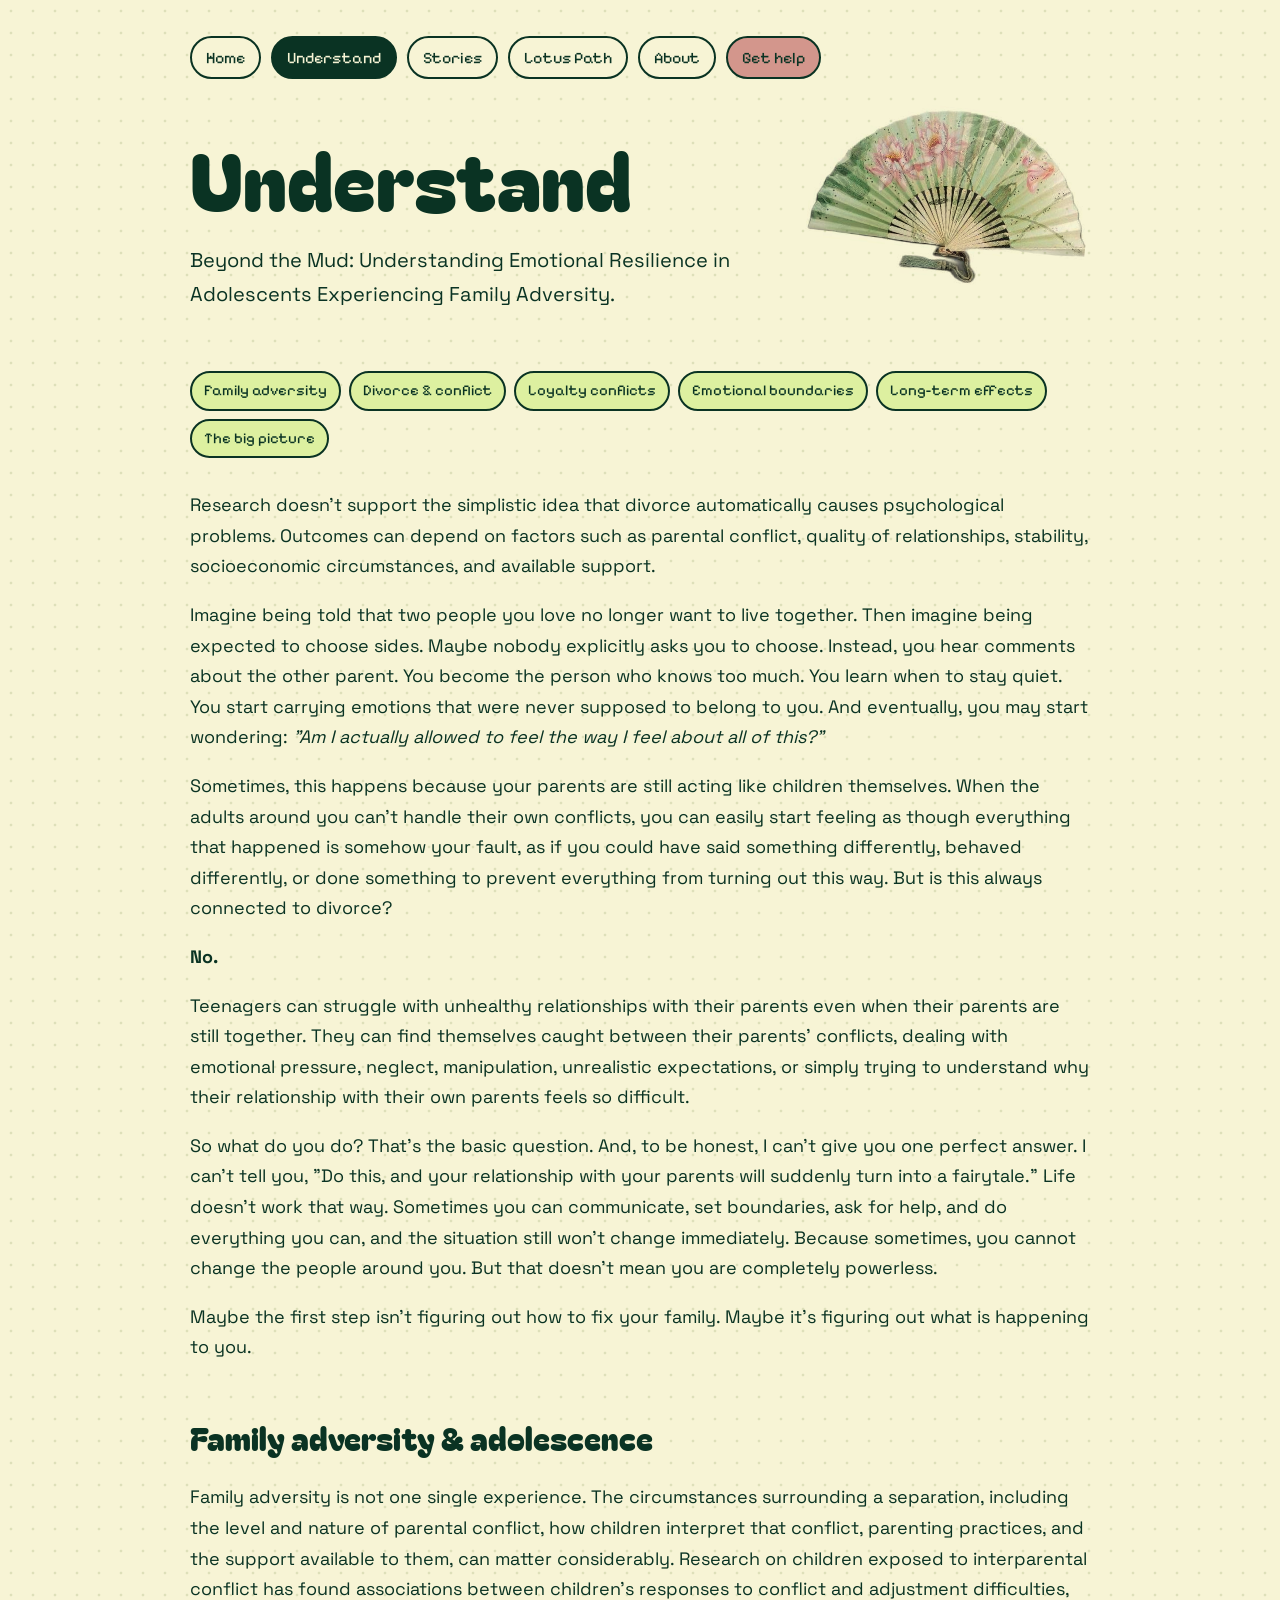
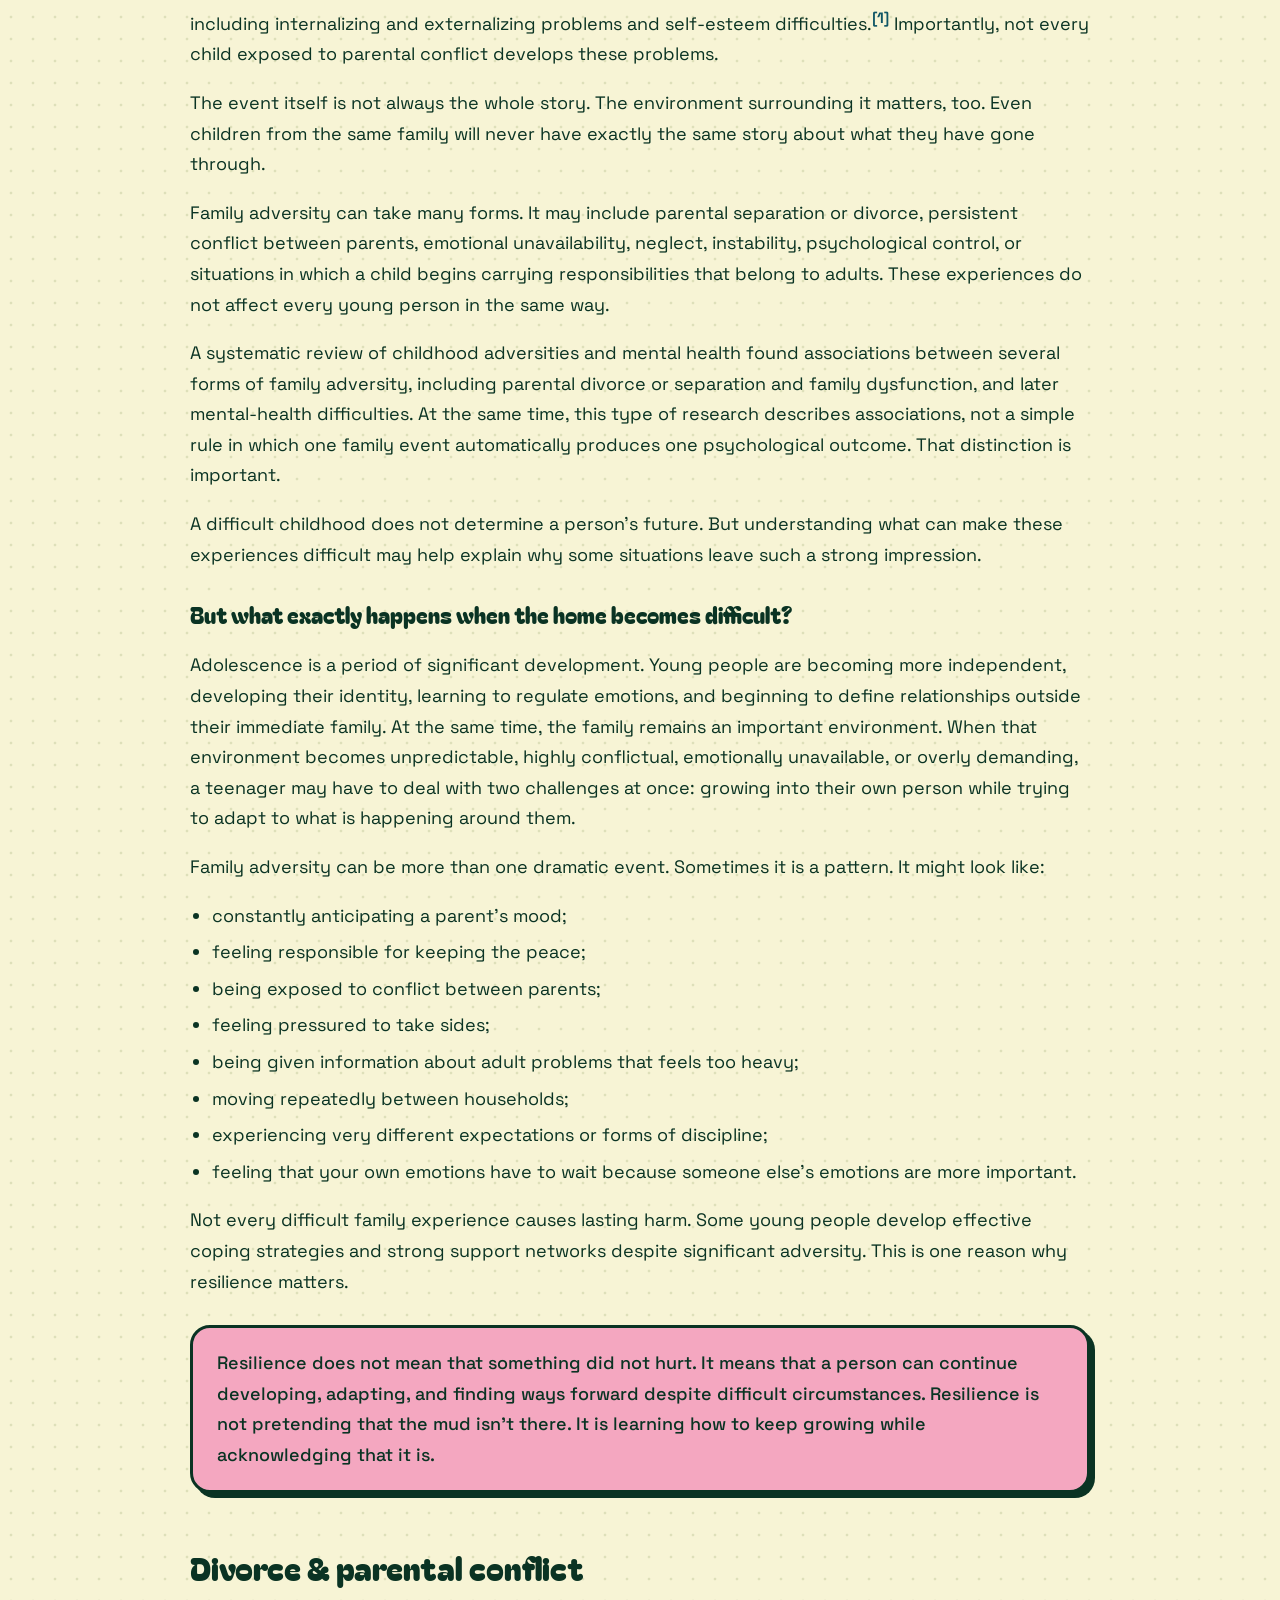
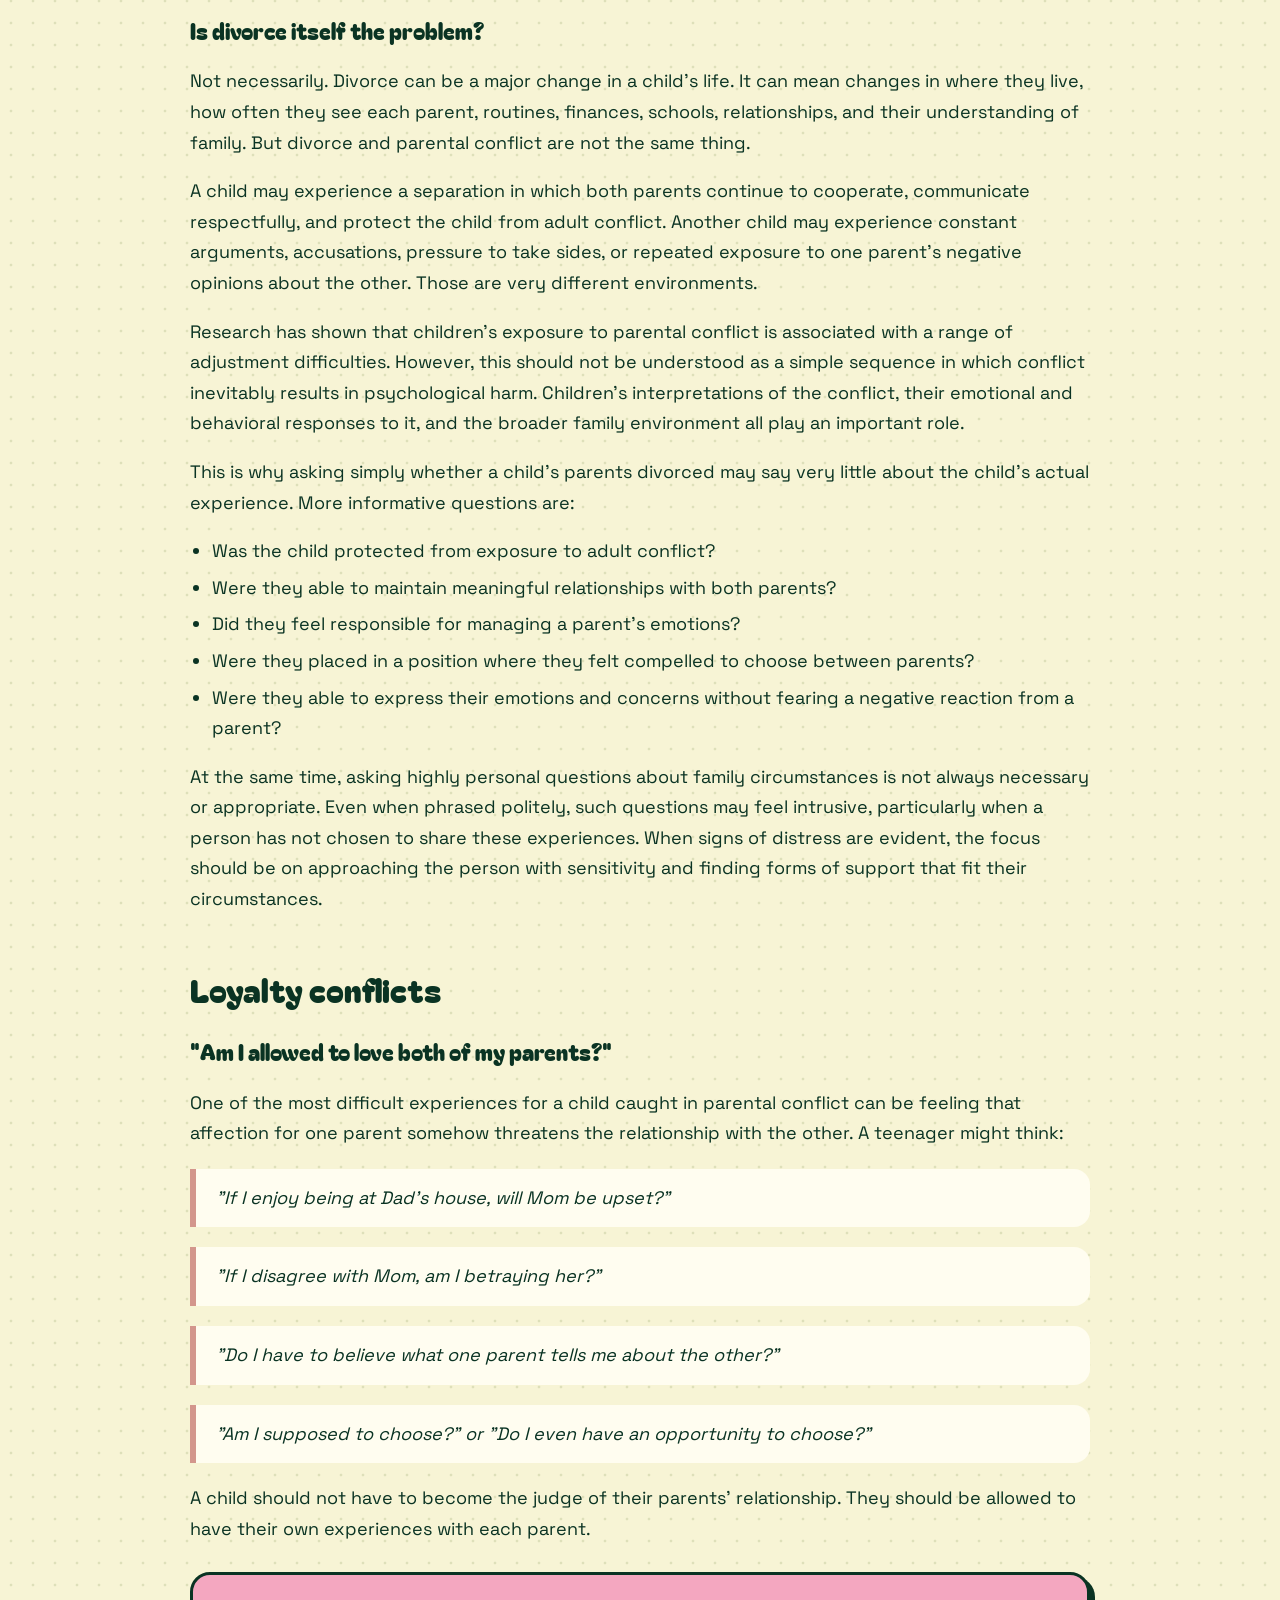
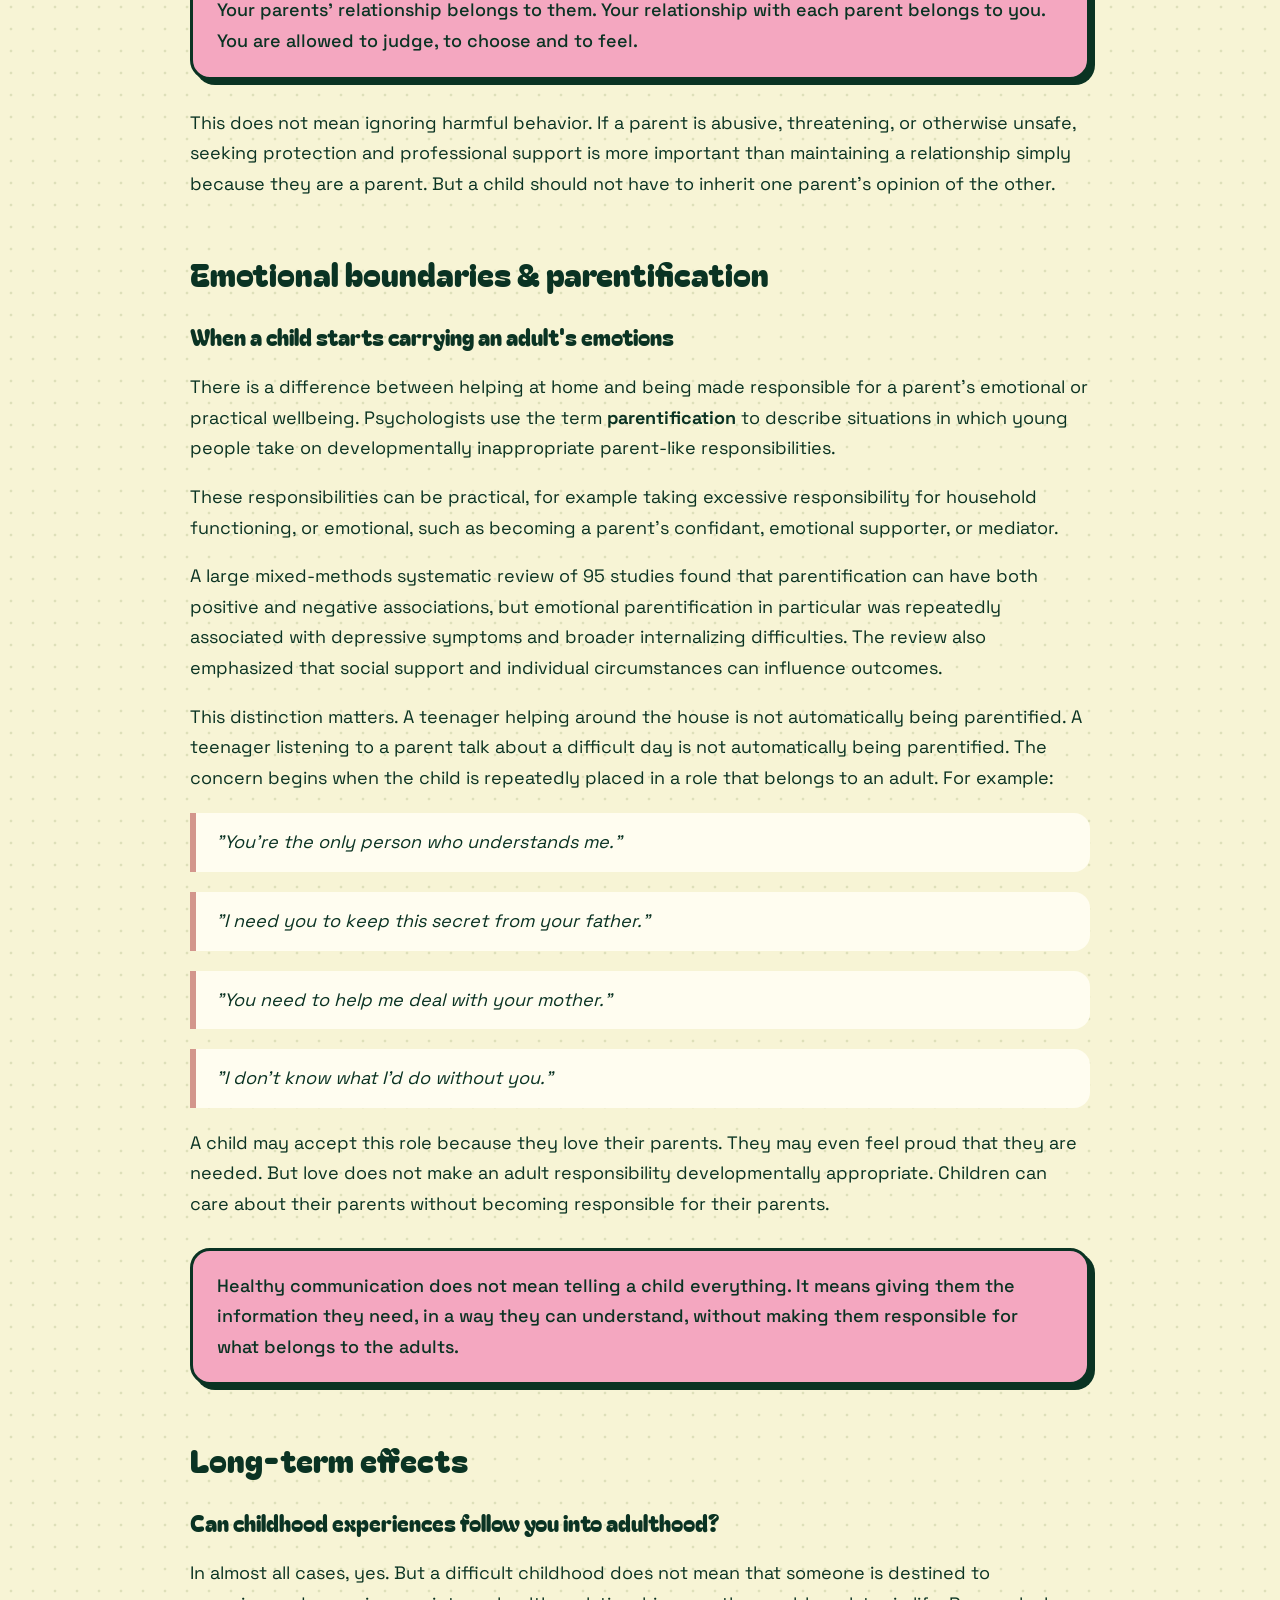
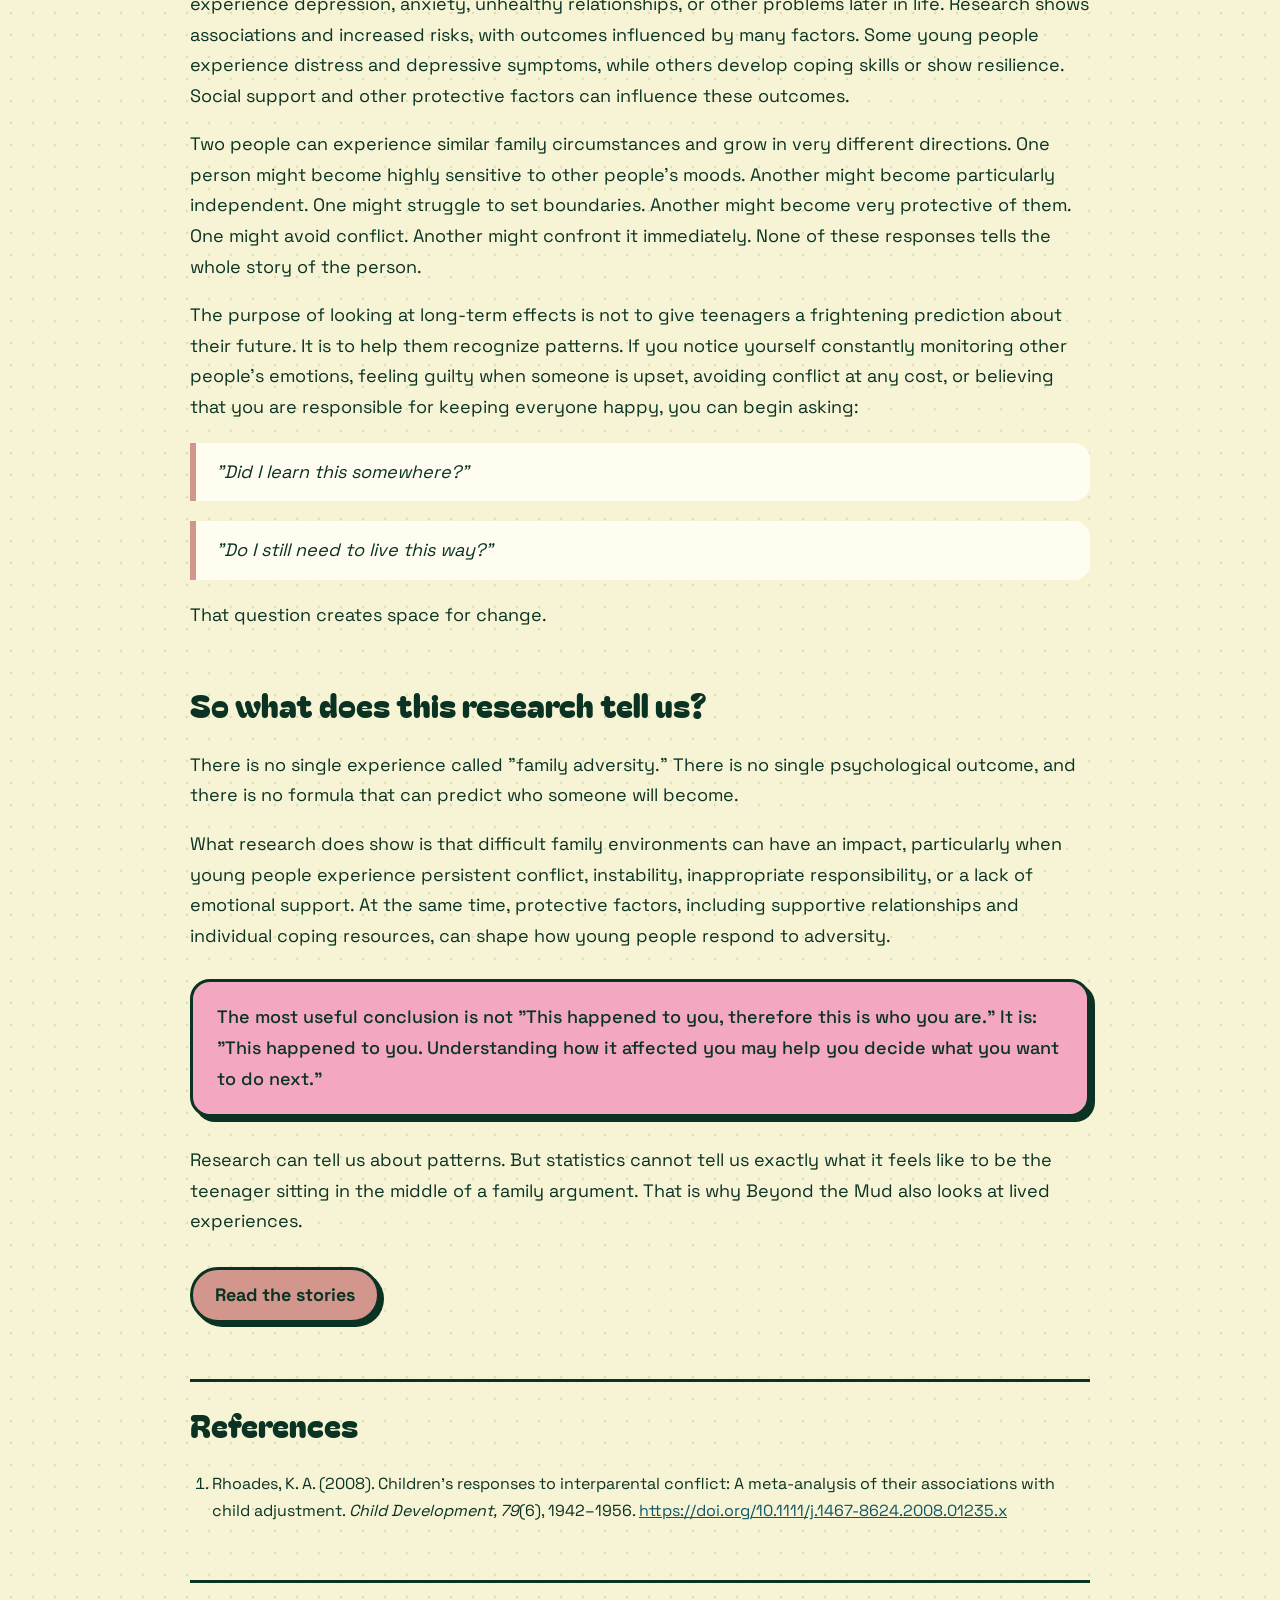
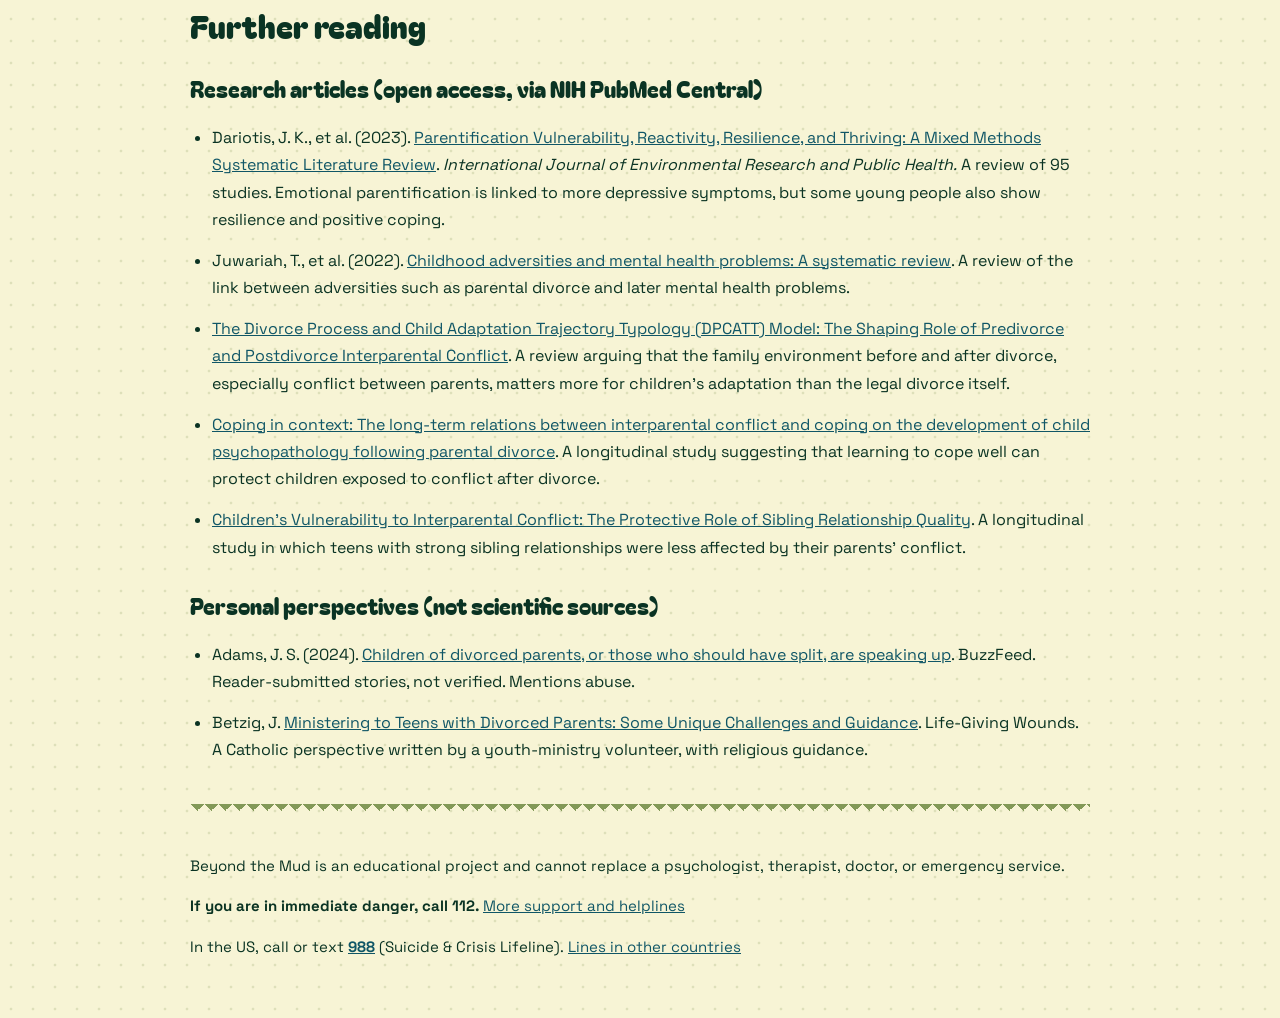
<file: understand.html>
<!DOCTYPE html>
<html lang="en">
<head>
  <title>Beyond the Mud – support for teens facing family adversity</title>
<meta name=«description» content=«A gentle guide for teenagers dealing with family conflict, with stories, tools and help lines.»>
  <meta charset="UTF-8">
  <meta name="viewport" content="width=device-width, initial-scale=1">
  <title>Understand | Beyond the Mud</title>
  <meta name="description" content="What research says about family adversity, divorce, parental conflict, loyalty conflicts and parentification in adolescence.">

  <link rel="preconnect" href="https://fonts.googleapis.com">
  <link rel="preconnect" href="https://fonts.gstatic.com" crossorigin>
  <link href="https://fonts.googleapis.com/css2?family=Bagel+Fat+One&family=Pixelify+Sans:wght@400;600&family=Space+Grotesk:wght@400;500;700&display=swap" rel="stylesheet">
  <link rel="stylesheet" href="style.css">
  <link rel="icon" type="image/jpeg" href="images/folder-lotus.jpeg">
<link rel="apple-touch-icon" href="images/folder-lotus.jpeg">
</head>
<body>
  <div class="container">

    <nav class="nav">
      <a href="index.html">Home</a>
      <a href="understand.html" class="active">Understand</a>
      <a href="stories.html">Stories</a>
      <a href="path.html">Lotus Path</a>
      <a href="about.html">About</a>
      <a href="help.html" class="help">Get help</a>
    </nav>

    <header class="hero">
      <img class="sticker sticker-hero blend" src="images/fan.jpeg" alt="" aria-hidden="true">
      <h1>Understand</h1>
      <p class="tagline">Beyond the Mud: Understanding Emotional Resilience in Adolescents Experiencing Family Adversity.</p>
    </header>

    <div class="toc">
      <a href="#adversity">Family adversity</a>
      <a href="#divorce">Divorce &amp; conflict</a>
      <a href="#loyalty">Loyalty conflicts</a>
      <a href="#boundaries">Emotional boundaries</a>
      <a href="#long-term">Long-term effects</a>
      <a href="#summary">The big picture</a>
    </div>

    <main class="article">

      <section>
        <p>Research doesn't support the simplistic idea that divorce automatically causes psychological problems. Outcomes can depend on factors such as parental conflict, quality of relationships, stability, socioeconomic circumstances, and available support.</p>
        <p>Imagine being told that two people you love no longer want to live together. Then imagine being expected to choose sides. Maybe nobody explicitly asks you to choose. Instead, you hear comments about the other parent. You become the person who knows too much. You learn when to stay quiet. You start carrying emotions that were never supposed to belong to you. And eventually, you may start wondering: <em>"Am I actually allowed to feel the way I feel about all of this?"</em></p>
        <p>Sometimes, this happens because your parents are still acting like children themselves. When the adults around you can't handle their own conflicts, you can easily start feeling as though everything that happened is somehow your fault, as if you could have said something differently, behaved differently, or done something to prevent everything from turning out this way. But is this always connected to divorce?</p>
        <p><strong>No.</strong></p>
        <p>Teenagers can struggle with unhealthy relationships with their parents even when their parents are still together. They can find themselves caught between their parents' conflicts, dealing with emotional pressure, neglect, manipulation, unrealistic expectations, or simply trying to understand why their relationship with their own parents feels so difficult.</p>
        <p>So what do you do? That's the basic question. And, to be honest, I can't give you one perfect answer. I can't tell you, "Do this, and your relationship with your parents will suddenly turn into a fairytale." Life doesn't work that way. Sometimes you can communicate, set boundaries, ask for help, and do everything you can, and the situation still won't change immediately. Because sometimes, you cannot change the people around you. But that doesn't mean you are completely powerless.</p>
        <p>Maybe the first step isn't figuring out how to fix your family. Maybe it's figuring out what is happening to you.</p>
      </section>

      <section id="adversity">
        <h2>Family adversity &amp; adolescence</h2>
        <p>Family adversity is not one single experience.
          The circumstances surrounding a separation, including the level and nature of parental conflict, how children interpret that conflict, parenting practices, and the support available to them, can matter considerably. Research on children exposed to interparental conflict has found associations between children's responses to conflict and adjustment difficulties, including internalizing and externalizing problems and self-esteem difficulties.<sup><a href="#ref1">[1]</a></sup> Importantly, not every child exposed to parental conflict develops these problems.</p>
        <p>The event itself is not always the whole story. The environment surrounding it matters, too. Even children from the same family will never have exactly the same story about what they have gone through.</p>
        <p>Family adversity can take many forms. It may include parental separation or divorce, persistent conflict between parents, emotional unavailability, neglect, instability, psychological control, or situations in which a child begins carrying responsibilities that belong to adults. These experiences do not affect every young person in the same way.</p>
        <p>A systematic review of childhood adversities and mental health found associations between several forms of family adversity, including parental divorce or separation and family dysfunction, and later mental-health difficulties. At the same time, this type of research describes associations, not a simple rule in which one family event automatically produces one psychological outcome. That distinction is important.</p>
        <p>A difficult childhood does not determine a person's future. But understanding what can make these experiences difficult may help explain why some situations leave such a strong impression.</p>

        <h3>But what exactly happens when the home becomes difficult?</h3>
        <p>Adolescence is a period of significant development. Young people are becoming more independent, developing their identity, learning to regulate emotions, and beginning to define relationships outside their immediate family. At the same time, the family remains an important environment. When that environment becomes unpredictable, highly conflictual, emotionally unavailable, or overly demanding, a teenager may have to deal with two challenges at once: growing into their own person while trying to adapt to what is happening around them.</p>
        <p>Family adversity can be more than one dramatic event. Sometimes it is a pattern. It might look like:</p>
        <ul>
          <li>constantly anticipating a parent's mood;</li>
          <li>feeling responsible for keeping the peace;</li>
          <li>being exposed to conflict between parents;</li>
          <li>feeling pressured to take sides;</li>
          <li>being given information about adult problems that feels too heavy;</li>
          <li>moving repeatedly between households;</li>
          <li>experiencing very different expectations or forms of discipline;</li>
          <li>feeling that your own emotions have to wait because someone else's emotions are more important.</li>
        </ul>
        <p>Not every difficult family experience causes lasting harm. Some young people develop effective coping strategies and strong support networks despite significant adversity. This is one reason why resilience matters.</p>
        <div class="key-idea">Resilience does not mean that something did not hurt. It means that a person can continue developing, adapting, and finding ways forward despite difficult circumstances. Resilience is not pretending that the mud isn't there. It is learning how to keep growing while acknowledging that it is.</div>
      </section>

      <section id="divorce">
        <h2>Divorce &amp; parental conflict</h2>
        <h3>Is divorce itself the problem?</h3>
        <p>Not necessarily. Divorce can be a major change in a child's life. It can mean changes in where they live, how often they see each parent, routines, finances, schools, relationships, and their understanding of family. But divorce and parental conflict are not the same thing.</p>
        <p>A child may experience a separation in which both parents continue to cooperate, communicate respectfully, and protect the child from adult conflict. Another child may experience constant arguments, accusations, pressure to take sides, or repeated exposure to one parent's negative opinions about the other. Those are very different environments.</p>
        <p>Research has shown that children's exposure to parental conflict is associated with a range of adjustment difficulties. However, this should not be understood as a simple sequence in which conflict inevitably results in psychological harm. Children's interpretations of the conflict, their emotional and behavioral responses to it, and the broader family environment all play an important role.</p>
        <p>This is why asking simply whether a child's parents divorced may say very little about the child's actual experience. More informative questions are:</p>
        <ul>
          <li>Was the child protected from exposure to adult conflict?</li>
          <li>Were they able to maintain meaningful relationships with both parents?</li>
          <li>Did they feel responsible for managing a parent's emotions?</li>
          <li>Were they placed in a position where they felt compelled to choose between parents?</li>
          <li>Were they able to express their emotions and concerns without fearing a negative reaction from a parent?</li>
        </ul>
        <p>At the same time, asking highly personal questions about family circumstances is not always necessary or appropriate. Even when phrased politely, such questions may feel intrusive, particularly when a person has not chosen to share these experiences. When signs of distress are evident, the focus should be on approaching the person with sensitivity and finding forms of support that fit their circumstances.</p>
      </section>

      <section id="loyalty">
        <h2>Loyalty conflicts</h2>
        <h3>"Am I allowed to love both of my parents?"</h3>
        <p>One of the most difficult experiences for a child caught in parental conflict can be feeling that affection for one parent somehow threatens the relationship with the other. A teenager might think:</p>
        <blockquote class="quote">"If I enjoy being at Dad's house, will Mom be upset?"</blockquote>
        <blockquote class="quote">"If I disagree with Mom, am I betraying her?"</blockquote>
        <blockquote class="quote">"Do I have to believe what one parent tells me about the other?"</blockquote>
        <blockquote class="quote">"Am I supposed to choose?" or "Do I even have an opportunity to choose?"</blockquote>
        <p>A child should not have to become the judge of their parents' relationship. They should be allowed to have their own experiences with each parent.</p>
        <div class="key-idea">Your parents' relationship belongs to them. Your relationship with each parent belongs to you. You are allowed to judge, to choose and to feel.</div>
        <p>This does not mean ignoring harmful behavior. If a parent is abusive, threatening, or otherwise unsafe, seeking protection and professional support is more important than maintaining a relationship simply because they are a parent. But a child should not have to inherit one parent's opinion of the other.</p>
      </section>

      <section id="boundaries">
        <h2>Emotional boundaries &amp; parentification</h2>
        <h3>When a child starts carrying an adult's emotions</h3>
        <p>There is a difference between helping at home and being made responsible for a parent's emotional or practical wellbeing. Psychologists use the term <strong>parentification</strong> to describe situations in which young people take on developmentally inappropriate parent-like responsibilities.</p>
        <p>These responsibilities can be practical, for example taking excessive responsibility for household functioning, or emotional, such as becoming a parent's confidant, emotional supporter, or mediator.</p>
        <p>A large mixed-methods systematic review of 95 studies found that parentification can have both positive and negative associations, but emotional parentification in particular was repeatedly associated with depressive symptoms and broader internalizing difficulties. The review also emphasized that social support and individual circumstances can influence outcomes.</p>
        <p>This distinction matters. A teenager helping around the house is not automatically being parentified. A teenager listening to a parent talk about a difficult day is not automatically being parentified. The concern begins when the child is repeatedly placed in a role that belongs to an adult. For example:</p>
        <blockquote class="quote">"You're the only person who understands me."</blockquote>
        <blockquote class="quote">"I need you to keep this secret from your father."</blockquote>
        <blockquote class="quote">"You need to help me deal with your mother."</blockquote>
        <blockquote class="quote">"I don't know what I'd do without you."</blockquote>
        <p>A child may accept this role because they love their parents. They may even feel proud that they are needed. But love does not make an adult responsibility developmentally appropriate. Children can care about their parents without becoming responsible for their parents.</p>
        <div class="key-idea">Healthy communication does not mean telling a child everything. It means giving them the information they need, in a way they can understand, without making them responsible for what belongs to the adults.</div>
      </section>

      <section id="long-term">
        <h2>Long-term effects</h2>
        <h3>Can childhood experiences follow you into adulthood?</h3>
        <p>In almost all cases, yes. But a difficult childhood does not mean that someone is destined to experience depression, anxiety, unhealthy relationships, or other problems later in life. Research shows associations and increased risks, with outcomes influenced by many factors. Some young people experience distress and depressive symptoms, while others develop coping skills or show resilience. Social support and other protective factors can influence these outcomes.</p>
        <p>Two people can experience similar family circumstances and grow in very different directions. One person might become highly sensitive to other people's moods. Another might become particularly independent. One might struggle to set boundaries. Another might become very protective of them. One might avoid conflict. Another might confront it immediately. None of these responses tells the whole story of the person.</p>
        <p>The purpose of looking at long-term effects is not to give teenagers a frightening prediction about their future. It is to help them recognize patterns. If you notice yourself constantly monitoring other people's emotions, feeling guilty when someone is upset, avoiding conflict at any cost, or believing that you are responsible for keeping everyone happy, you can begin asking:</p>
        <blockquote class="quote">"Did I learn this somewhere?"</blockquote>
        <blockquote class="quote">"Do I still need to live this way?"</blockquote>
        <p>That question creates space for change.</p>
      </section>

      <section id="summary">
        <h2>So what does this research tell us?</h2>
        <p>There is no single experience called "family adversity." There is no single psychological outcome, and there is no formula that can predict who someone will become.</p>
        <p>What research does show is that difficult family environments can have an impact, particularly when young people experience persistent conflict, instability, inappropriate responsibility, or a lack of emotional support. At the same time, protective factors, including supportive relationships and individual coping resources, can shape how young people respond to adversity.</p>
        <div class="key-idea">The most useful conclusion is not "This happened to you, therefore this is who you are." It is: "This happened to you.
          Understanding how it affected you may help you decide what you want to do next."</div>
        <p>Research can tell us about patterns. But statistics cannot tell us exactly what it feels like to be the teenager sitting in the middle of a family argument. That is why Beyond the Mud also looks at lived experiences.</p>
        <a class="button" href="stories.html">Read the stories</a>
      </section>
<section class="references" id="references">
        <h2>References</h2>
        <ol>
          <li id="ref1">Rhoades, K. A. (2008). Children's responses to interparental conflict: A meta-analysis of their associations with child adjustment. <em>Child Development, 79</em>(6), 1942–1956. <a href="https://doi.org/10.1111/j.1467-8624.2008.01235.x">https://doi.org/10.1111/j.1467-8624.2008.01235.x</a></li>
        </ol>
      </section>
     <section class="references" id="further-reading">
        <h2>Further reading</h2>

        <h3>Research articles (open access, via NIH PubMed Central)</h3>
        <ul>
          <li>Dariotis, J. K., et al. (2023). <a href="https://pmc.ncbi.nlm.nih.gov/articles/PMC10341267/">Parentification Vulnerability, Reactivity, Resilience, and Thriving: A Mixed Methods Systematic Literature Review</a>. <em>International Journal of Environmental Research and Public Health.</em> A review of 95 studies. Emotional parentification is linked to more depressive symptoms, but some young people also show resilience and positive coping.</li>
          <li>Juwariah, T., et al. (2022). <a href="https://pmc.ncbi.nlm.nih.gov/articles/PMC9425896">Childhood adversities and mental health problems: A systematic review</a>. A review of the link between adversities such as parental divorce and later mental health problems.</li>
          <li><a href="https://pmc.ncbi.nlm.nih.gov/articles/PMC8805665/">The Divorce Process and Child Adaptation Trajectory Typology (DPCATT) Model: The Shaping Role of Predivorce and Postdivorce Interparental Conflict</a>. A review arguing that the family environment before and after divorce, especially conflict between parents, matters more for children's adaptation than the legal divorce itself.</li>
          <li><a href="https://pmc.ncbi.nlm.nih.gov/articles/PMC6854280/">Coping in context: The long-term relations between interparental conflict and coping on the development of child psychopathology following parental divorce</a>. A longitudinal study suggesting that learning to cope well can protect children exposed to conflict after divorce.</li>
          <li><a href="https://pmc.ncbi.nlm.nih.gov/articles/PMC6301125/">Children's Vulnerability to Interparental Conflict: The Protective Role of Sibling Relationship Quality</a>. A longitudinal study in which teens with strong sibling relationships were less affected by their parents' conflict.</li>
        </ul>

        <h3>Personal perspectives (not scientific sources)</h3>
        <ul>
          <li>Adams, J. S. (2024). <a href="https://www.buzzfeed.com/jenniferadams2/people-whose-parents-got-divorced-or-should-have-when-they">Children of divorced parents, or those who should have split, are speaking up</a>. BuzzFeed. Reader-submitted stories, not verified. Mentions abuse.</li>
          <li>Betzig, J. <a href="https://lifegivingwounds.org/blog/ministering-to-teens-with-divorced-parents-some-unique-challenges-and-guidance">Ministering to Teens with Divorced Parents: Some Unique Challenges and Guidance</a>. Life-Giving Wounds. A Catholic perspective written by a youth-ministry volunteer, with religious guidance.</li>
        </ul>
      </section>
    </main>

    <footer class="footer">
      <p>Beyond the Mud is an educational project and cannot replace a psychologist, therapist, doctor, or emergency service.</p>
      <p><strong>If you are in immediate danger, call 112.</strong> <a href="help.html">More support and helplines</a></p>
      <p>In the US, call or text <strong><a href="tel:988">988</a></strong> (Suicide &amp; Crisis Lifeline). <a href="help.html#crisis-lines">Lines in other countries</a></p>
    </footer>

  </div>
</body>
</html>
</file>
<file: style.css>
/* ---------- Palette ---------- */
:root {
  --dark:  #0A3323;
  --moss:  #839958;
  --cream: #F7F4D5;
  --rose:  #D3968C;
  --teal:  #105666;
  --lotus: #F4A7C0;
  --lime:  #DDF0A0;
}

/* ---------- Base ---------- */
* { box-sizing: border-box; }

body {
  margin: 0;
  padding: 24px;
  background: var(--cream);
  color: var(--dark);
  font-family: 'Space Grotesk', sans-serif;
  font-size: 18px;
  line-height: 1.7;
}

h1, h2, h3 {
  font-family: 'Bagel Fat One', sans-serif;
  font-weight: 400;
  line-height: 1.15;
  color: var(--dark);
}

h1 { font-size: 3rem; }
h2 { font-size: 2rem; }

a { color: var(--teal); }

/* ---------- Retro window ---------- */
.win {
  max-width: 560px;
  border: 3px solid var(--dark);
  background: #e9e6dc;
  box-shadow: 6px 6px 0 var(--dark);
}
.win-bar {
  display: flex;
  justify-content: space-between;
  padding: 6px 10px;
  background: var(--teal);
  color: var(--cream);
  font-family: 'Pixelify Sans', sans-serif;
}
.win-body { padding: 16px; }

/* ---------- Layout ---------- */
.container { max-width: 900px; margin: 0 auto; }

/* ---------- Navigation ---------- */
.nav {
  display: flex;
  flex-wrap: wrap;
  gap: 10px;
  align-items: center;
  padding: 12px 0 28px;
  font-family: 'Pixelify Sans', sans-serif;
}
.nav a {
  padding: 6px 14px;
  border: 2px solid var(--dark);
  border-radius: 999px;
  background: var(--cream);
  color: var(--dark);
  text-decoration: none;
  font-size: 16px;
}
.nav a:hover { background: var(--lime); }
.nav a.active { background: var(--dark); color: var(--cream); }
.nav a.help { background: var(--rose); }

/* ---------- Hero ---------- */
.hero { padding: 24px 0 40px; }
.hero h1 { font-size: clamp(2.6rem, 9vw, 5rem); margin: 0 0 12px; }
.hero .tagline { font-size: 1.25rem; max-width: 640px; }

/* ---------- Sections ---------- */
.section { padding: 32px 0; }
.blob {
  background: var(--lime);
  padding: 36px;
  border-radius: 60% 40% 55% 45% / 45% 55% 40% 60%;
}
@media (max-width: 600px) {
  .blob { border-radius: 32px; padding: 24px; }
}

/* ---------- Lotus Path cards ---------- */
.path-grid {
  display: grid;
  grid-template-columns: repeat(auto-fit, minmax(240px, 1fr));
  gap: 16px;
  margin-top: 20px;
}
.card {
  padding: 20px;
  border: 3px solid var(--dark);
  border-radius: 20px;
  box-shadow: 5px 5px 0 var(--dark);
}
.card h3 { margin: 0 0 6px; font-size: 1.6rem; }
.card p { margin: 0; }
.card.mud   { background: var(--moss); }
.card.roots { background: var(--lime); }
.card.water { background: #bfe0e0; }
.card.light { background: var(--cream); }
.card.bloom { background: var(--lotus); }

/* ---------- Button ---------- */
.button {
  display: inline-block;
  margin-top: 12px;
  padding: 10px 22px;
  border: 3px solid var(--dark);
  border-radius: 999px;
  background: var(--rose);
  color: var(--dark);
  font-weight: 700;
  text-decoration: none;
  box-shadow: 4px 4px 0 var(--dark);
}

/* ---------- Footer ---------- */
.footer {
  margin-top: 40px;
  padding: 20px 0;
  border-top: 2px solid var(--dark);
  font-size: 15px;
}
/* ---------- Help page ---------- */
.help-block {
  margin: 24px 0;
  padding: 22px;
  border: 3px solid var(--dark);
  border-radius: 20px;
  background: #fffdf0;
  box-shadow: 5px 5px 0 var(--dark);
}
.help-block.urgent { background: var(--rose); }
.help-block h2 { margin: 0 0 8px; font-size: 1.7rem; }
.help-block ul { padding-left: 22px; }
.hotline {
  margin: 6px 0;
  font-family: 'Pixelify Sans', sans-serif;
  font-size: 1.7rem;
  font-weight: 600;
}
.hotline a { color: var(--dark); }
.small { font-size: 15px; }
/* ---------- Understand page ---------- */
.toc {
  display: flex;
  flex-wrap: wrap;
  gap: 8px;
  margin: 0 0 32px;
  font-family: 'Pixelify Sans', sans-serif;
}
.toc a {
  padding: 5px 12px;
  border: 2px solid var(--dark);
  border-radius: 999px;
  background: var(--lime);
  color: var(--dark);
  text-decoration: none;
  font-size: 15px;
}
.toc a:hover { background: var(--lotus); }

.article h2 { margin-top: 56px; scroll-margin-top: 20px; }
.article h3 { font-size: 1.4rem; margin-top: 32px; }
.article ul { padding-left: 22px; }
.article li { margin-bottom: 6px; }

blockquote.quote {
  margin: 20px 0;
  padding: 14px 20px;
  border-left: 6px solid var(--rose);
  background: #fffdf0;
  border-radius: 0 16px 16px 0;
  font-style: italic;
}

.key-idea {
  margin: 28px 0;
  padding: 20px 24px;
  border: 3px solid var(--dark);
  border-radius: 20px;
  background: var(--lotus);
  box-shadow: 5px 5px 0 var(--dark);
  font-weight: 500;
}
/* ---------- Stories page ---------- */
.notice {
  margin: 0 0 32px;
  padding: 16px 20px;
  border: 2px dashed var(--dark);
  border-radius: 16px;
  background: #fffdf0;
  font-size: 16px;
}

.story {
  margin: 44px 0;
  padding: 28px;
  border: 3px solid var(--dark);
  border-radius: 24px;
  box-shadow: 6px 6px 0 var(--dark);
}
.story.s1 { background: var(--lime); }
.story.s2 { background: #d4ecec; }
.story.s3 { background: #fbdbe6; }
.story.s4 { background: #fffdf0; }

.story-label {
  display: inline-block;
  margin-bottom: 12px;
  padding: 3px 12px;
  border: 2px solid var(--dark);
  border-radius: 999px;
  background: var(--cream);
  font-family: 'Pixelify Sans', sans-serif;
  font-size: 15px;
}
.story-quote {
  margin: 0 0 8px;
  padding-left: 18px;
  border-left: 6px solid var(--dark);
  font-size: 1.15rem;
  font-style: italic;
}
.story-source { margin: 0 0 20px; font-size: 14px; opacity: 0.8; }
.story h3 { margin: 28px 0 8px; font-size: 1.5rem; }
.story ul, .story ol { padding-left: 22px; }
.story li { margin-bottom: 6px; }
/* ---------- Lotus Path page ---------- */
.stage {
  position: relative;
  margin: 28px 0;
  padding: 28px 28px 28px 28px;
  border: 3px solid var(--dark);
  border-radius: 24px;
  box-shadow: 6px 6px 0 var(--dark);
  scroll-margin-top: 20px;
}
.stage.mud   { background: var(--moss); }
.stage.roots { background: var(--lime); }
.stage.water { background: #bfe0e0; }
.stage.light { background: #fffdf0; }
.stage.bloom { background: var(--lotus); }

.stage-num {
  display: inline-block;
  margin-bottom: 8px;
  padding: 3px 12px;
  border: 2px solid var(--dark);
  border-radius: 999px;
  background: var(--cream);
  font-family: 'Pixelify Sans', sans-serif;
  font-size: 15px;
}
.stage h2 { margin: 0 0 4px; font-size: 2.4rem; }
.stage .question {
  margin: 0 0 16px;
  font-size: 1.2rem;
  font-weight: 700;
}

.path-connector {
  height: 28px;
  width: 4px;
  margin: 0 auto;
  background: repeating-linear-gradient(
    to bottom, var(--dark) 0 6px, transparent 6px 12px
  );
}

.ending {
  margin: 48px 0;
  padding: 28px;
  border-top: 3px solid var(--dark);
  border-bottom: 3px solid var(--dark);
  font-size: 1.15rem;
}
.ending p { margin: 0 0 12px; }
/* ---------- About page ---------- */
.win.wide { max-width: 100%; margin: 32px 0; }
.win.wide .win-body { padding: 28px; background: #fffdf0; }
.win.wide .win-body h3 { margin-top: 28px; font-size: 1.5rem; }
.win.wide .win-body ul { padding-left: 22px; }
.win.wide .win-body li { margin-bottom: 6px; }

.bloom-line {
  margin: 36px 0 8px;
  font-family: 'Bagel Fat One', sans-serif;
  font-size: clamp(2rem, 7vw, 3.4rem);
  line-height: 1.1;
  color: var(--dark);
}

.not-list {
  margin: 20px 0;
  padding: 0;
  list-style: none;
  font-size: 1.15rem;
  font-weight: 500;
}
.not-list li { margin-bottom: 4px; }
/* ---------- Stickers ---------- */
.hero, .blob { position: relative; }
.hero > *:not(.sticker),
.blob > *:not(.sticker) { position: relative; z-index: 1; }

.sticker {
  position: absolute;
  height: auto;
  pointer-events: none;
  user-select: none;
  z-index: 0;
}
.sticker-hero {
  width: clamp(120px, 26vw, 280px);
  right: 0;
  top: 0;
  transform: rotate(6deg);
}
.sticker-blob {
  width: clamp(110px, 18vw, 190px);
  right: -10px;
  bottom: -40px;
  transform: rotate(-8deg);
}
@media (max-width: 700px) {
  .sticker-hero { width: 120px; opacity: 0.35; top: -10px; }
  .sticker-blob { width: 100px; opacity: 0.5; right: 0; bottom: -30px; }
}
/* ---------- Moodboard details ---------- */

/* soft polka-dot paper background */
body {
  background-image: radial-gradient(rgba(131, 153, 88, 0.22) 1.5px, transparent 1.6px);
  background-size: 22px 22px;
}

::selection { background: var(--lotus); color: var(--dark); }

/* washi tape on cards */
.card, .story, .stage, .help-block { position: relative; }

.card::before, .story::before, .stage::before, .help-block::before {
  content: "";
  position: absolute;
  top: -14px;
  left: 28px;
  width: 96px;
  height: 28px;
  background:
    radial-gradient(rgba(255,255,255,0.9) 22%, transparent 24%) 0 0 / 10px 10px,
    var(--lotus);
  transform: rotate(-4deg);
  opacity: 0.95;
  z-index: 2;
}
.card:nth-child(even)::before,
.story:nth-of-type(even)::before,
.stage:nth-of-type(even)::before,
.help-block:nth-of-type(even)::before {
  left: auto;
  right: 28px;
  transform: rotate(5deg);
  background:
    radial-gradient(rgba(255,255,255,0.9) 22%, transparent 24%) 0 0 / 10px 10px,
    var(--moss);
}

/* ric-rac zigzag above the footer */
.footer { border-top: none; position: relative; padding-top: 34px; }
.footer::before {
  content: "";
  position: absolute;
  top: 0;
  left: 0;
  right: 0;
  height: 14px;
  background:
    linear-gradient(135deg, var(--moss) 25%, transparent 25%) -7px 0 / 14px 14px,
    linear-gradient(225deg, var(--moss) 25%, transparent 25%) -7px 0 / 14px 14px;
}

/* centered retro window with a quote */
.win.center { margin: 0 auto; }
.win.center .win-body {
  display: flex;
  align-items: center;
  gap: 20px;
  background: #fffdf0;
  font-family: 'Pixelify Sans', sans-serif;
  font-size: 1.3rem;
  line-height: 1.4;
}
.win.center .win-body img { width: 110px; height: auto; flex-shrink: 0; }
@media (max-width: 600px) {
  .win.center .win-body { flex-direction: column; text-align: center; }
}
/* ---------- References ---------- */
.references {
  margin-top: 56px;
  padding-top: 24px;
  border-top: 3px solid var(--dark);
}
.references h2 { margin-top: 0; }
.references ol { padding-left: 22px; }
.references li { margin-bottom: 14px; font-size: 16px; scroll-margin-top: 20px; }
sup a { text-decoration: none; font-weight: 700; }
/* ---------- Images & player ---------- */
.blend { mix-blend-mode: multiply; }

.player { max-width: 420px; margin: 20px 0; }
.player .win-body { background: #fffdf0; text-align: center; }
.player .track {
  margin: 0;
  font-family: 'Pixelify Sans', sans-serif;
  font-size: 1.3rem;
  line-height: 1.3;
}
.player .artist { margin: 4px 0 14px; font-size: 14px; opacity: 0.8; }
.progress {
  height: 12px;
  border: 2px solid var(--dark);
  border-radius: 999px;
  background: var(--cream);
  overflow: hidden;
}
.progress span { display: block; width: 62%; height: 100%; background: var(--lotus); }
.controls {
  display: flex;
  justify-content: center;
  gap: 8px;
  margin-top: 12px;
  font-family: 'Pixelify Sans', sans-serif;
}
.controls span {
  min-width: 40px;
  padding: 4px 8px;
  border: 2px solid var(--dark);
  border-radius: 999px;
  background: var(--cream);
}
/* ---------- Crisis lines ---------- */
.country-grid {
  display: grid;
  grid-template-columns: repeat(auto-fit, minmax(240px, 1fr));
  gap: 14px;
  margin-top: 16px;
}
.country {
  padding: 14px 16px;
  border: 2px solid var(--dark);
  border-radius: 16px;
  background: var(--cream);
}
.country h3 { margin: 0 0 4px; font-size: 1.15rem; }
.country p { margin: 0 0 6px; font-size: 15px; line-height: 1.5; }
.country .hotline { font-size: 1.6rem; margin: 2px 0 6px; }
/* ---------- Sticker strips ---------- */
.strip {
  display: flex;
  flex-wrap: wrap;
  justify-content: center;
  align-items: center;
  gap: 18px;
  margin: 40px 0;
}
.strip img {
  width: clamp(70px, 16vw, 120px);
  height: auto;
  mix-blend-mode: multiply;
}
.strip img:nth-child(odd)  { transform: rotate(-6deg); }
.strip img:nth-child(even) { transform: rotate(5deg); }
.strip img.stages { width: clamp(260px, 70vw, 520px); transform: none; }
.strip img.teapot { width: clamp(120px, 28vw, 200px); }

.sticker-hero.flip { transform: rotate(180deg); }

/* pixel cursor */
body { cursor: url("images/cursor.svg") 0 0, auto; }
</file>
